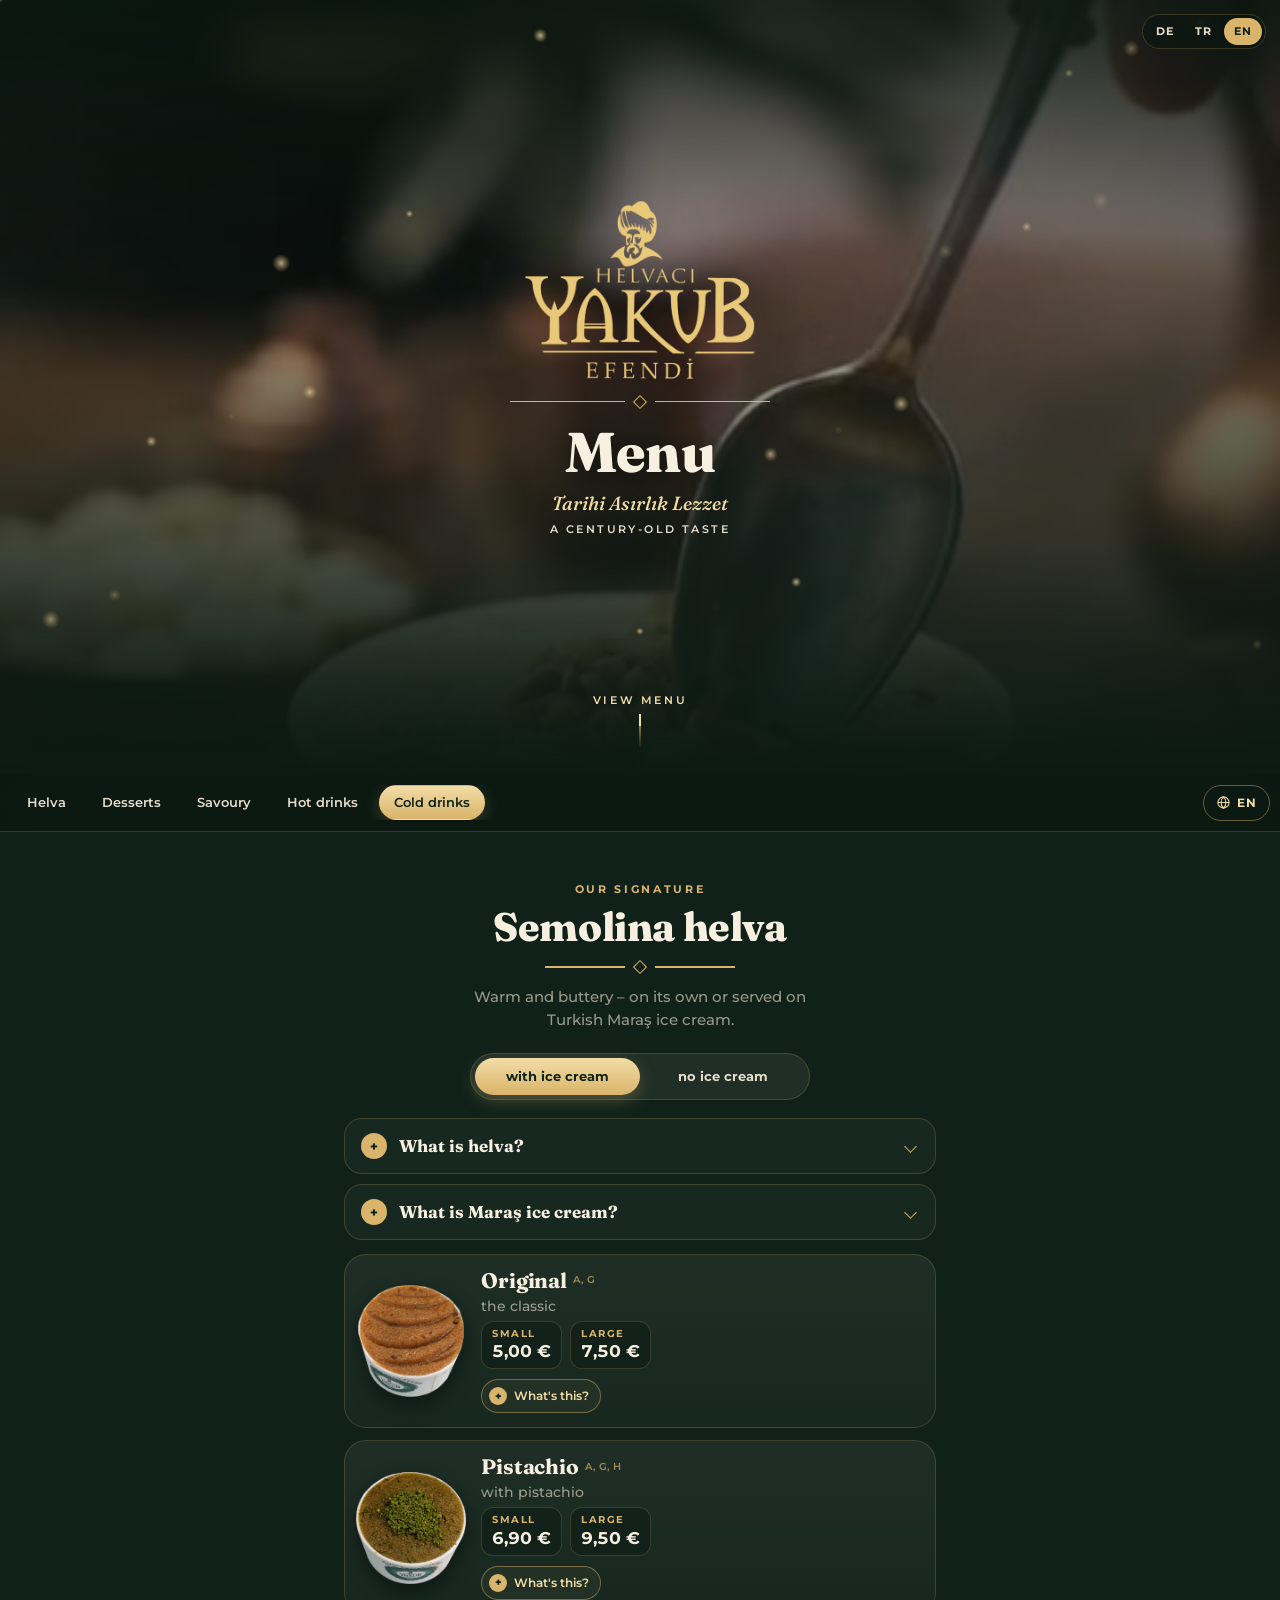
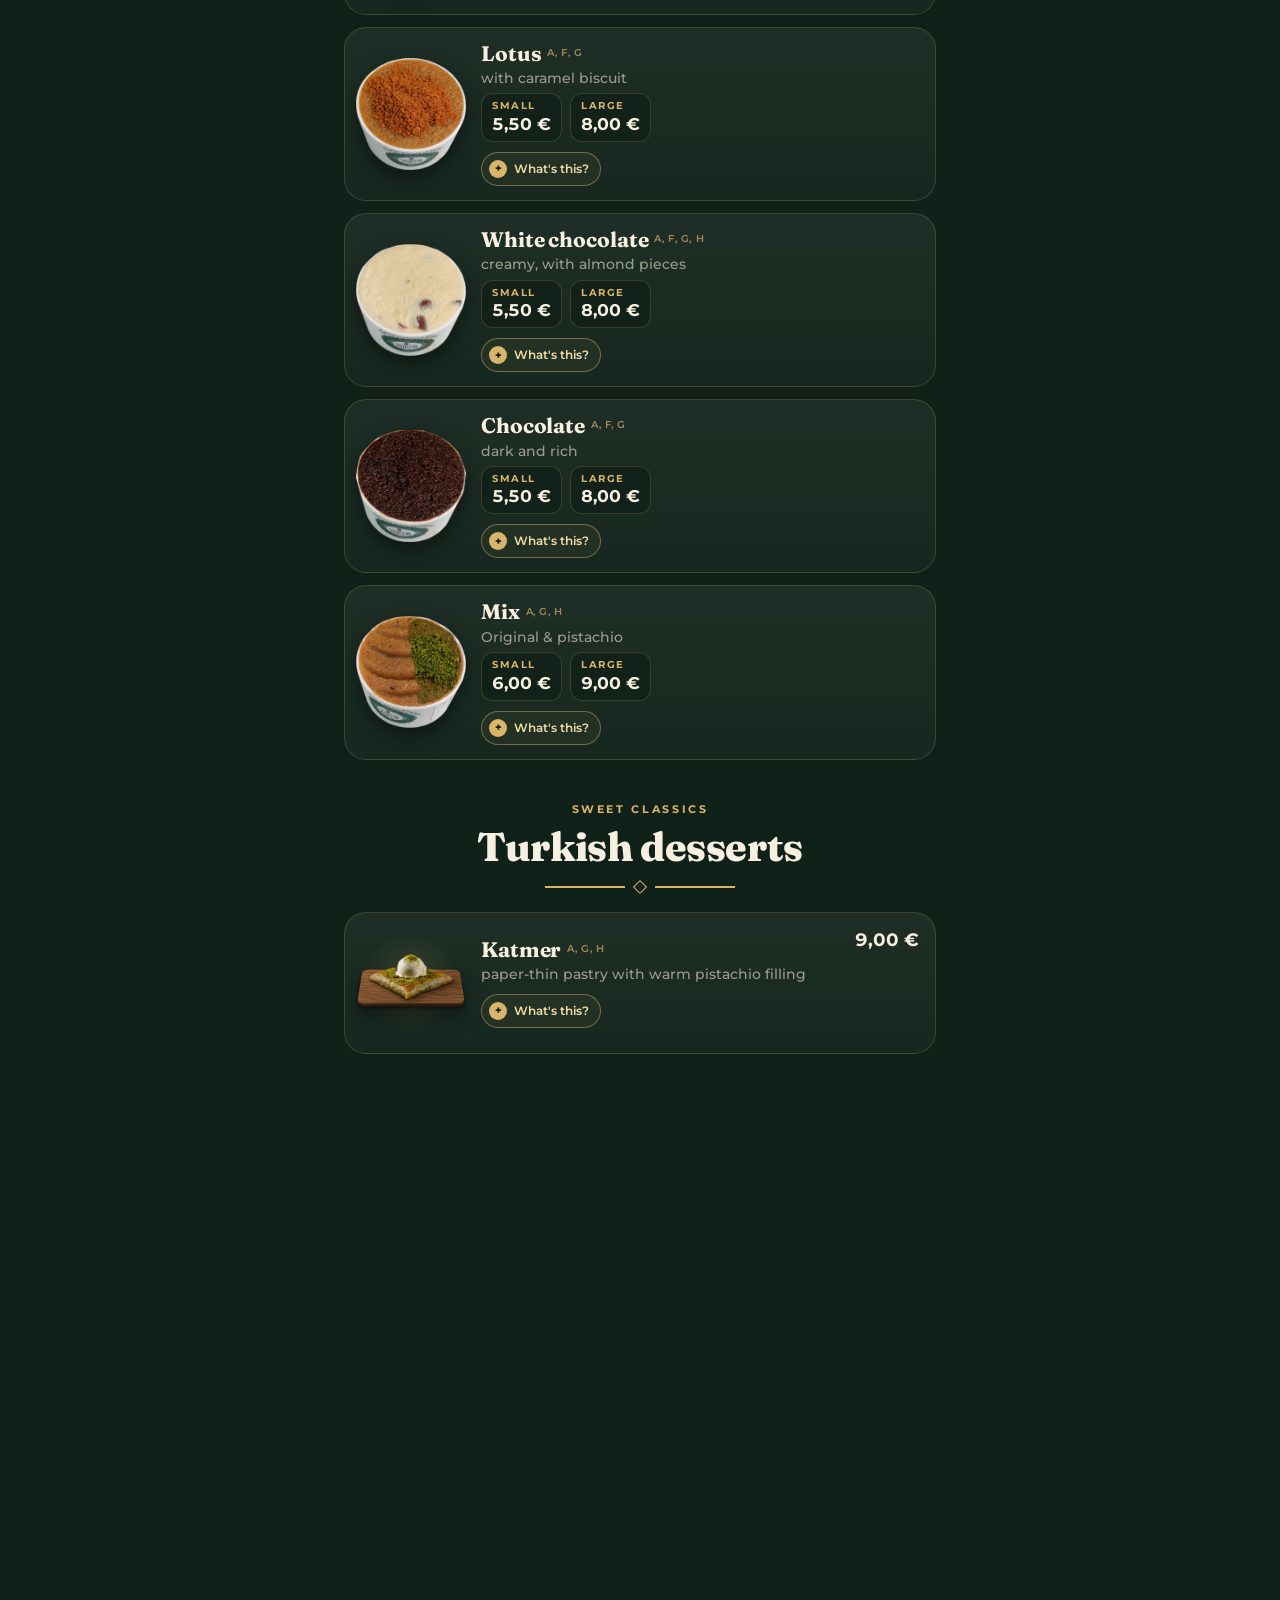
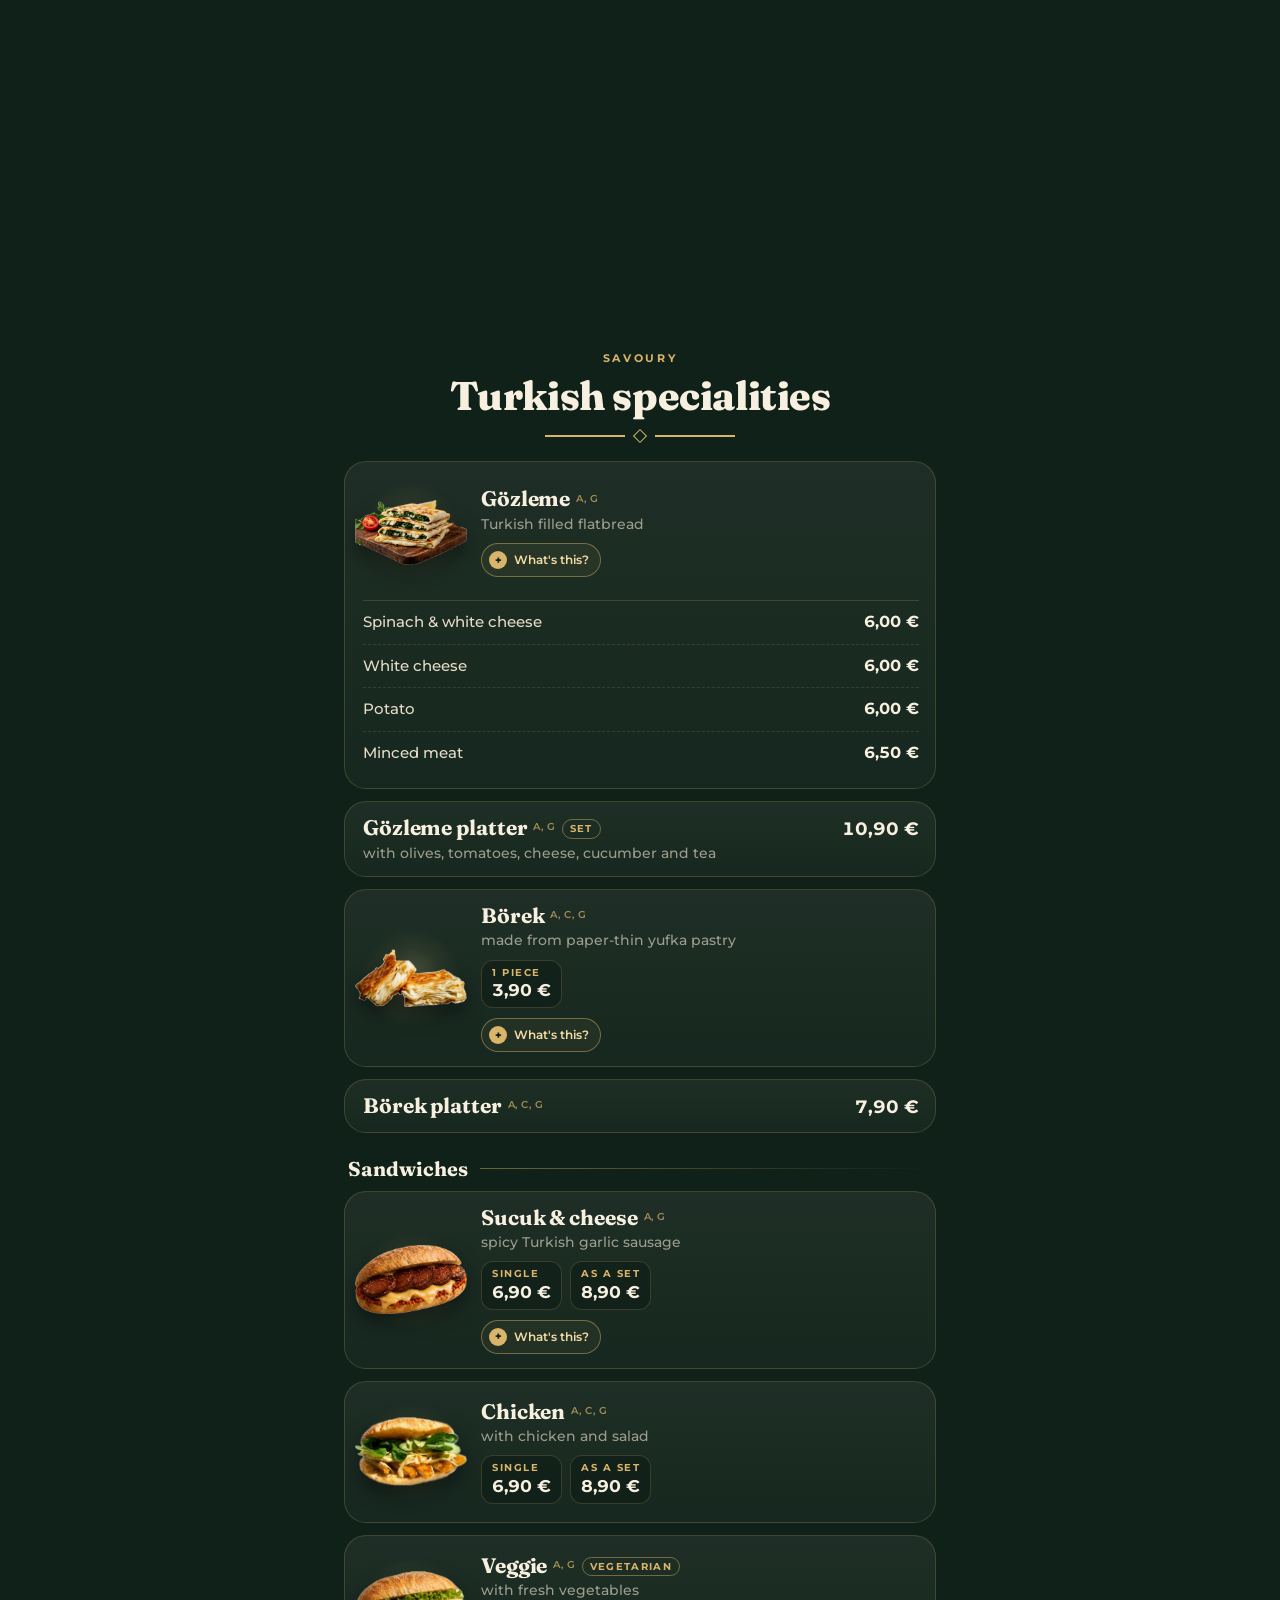
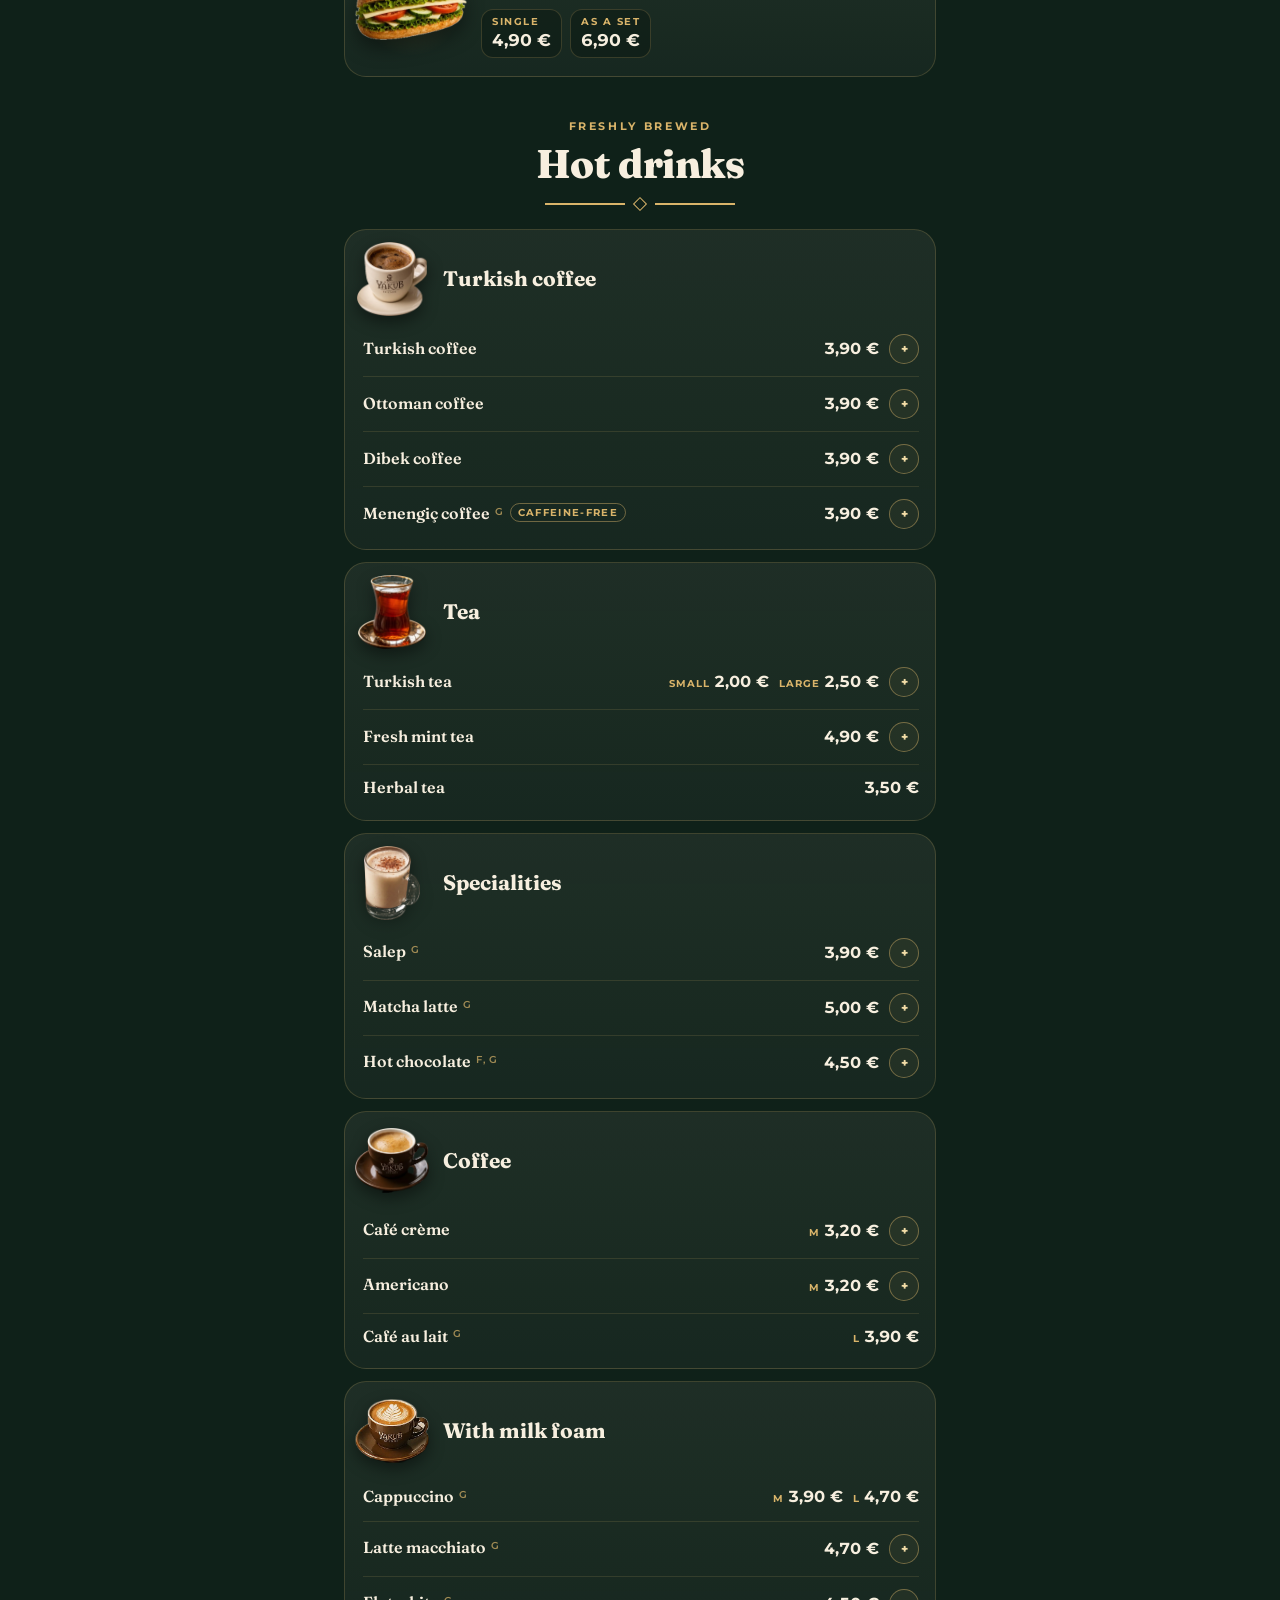
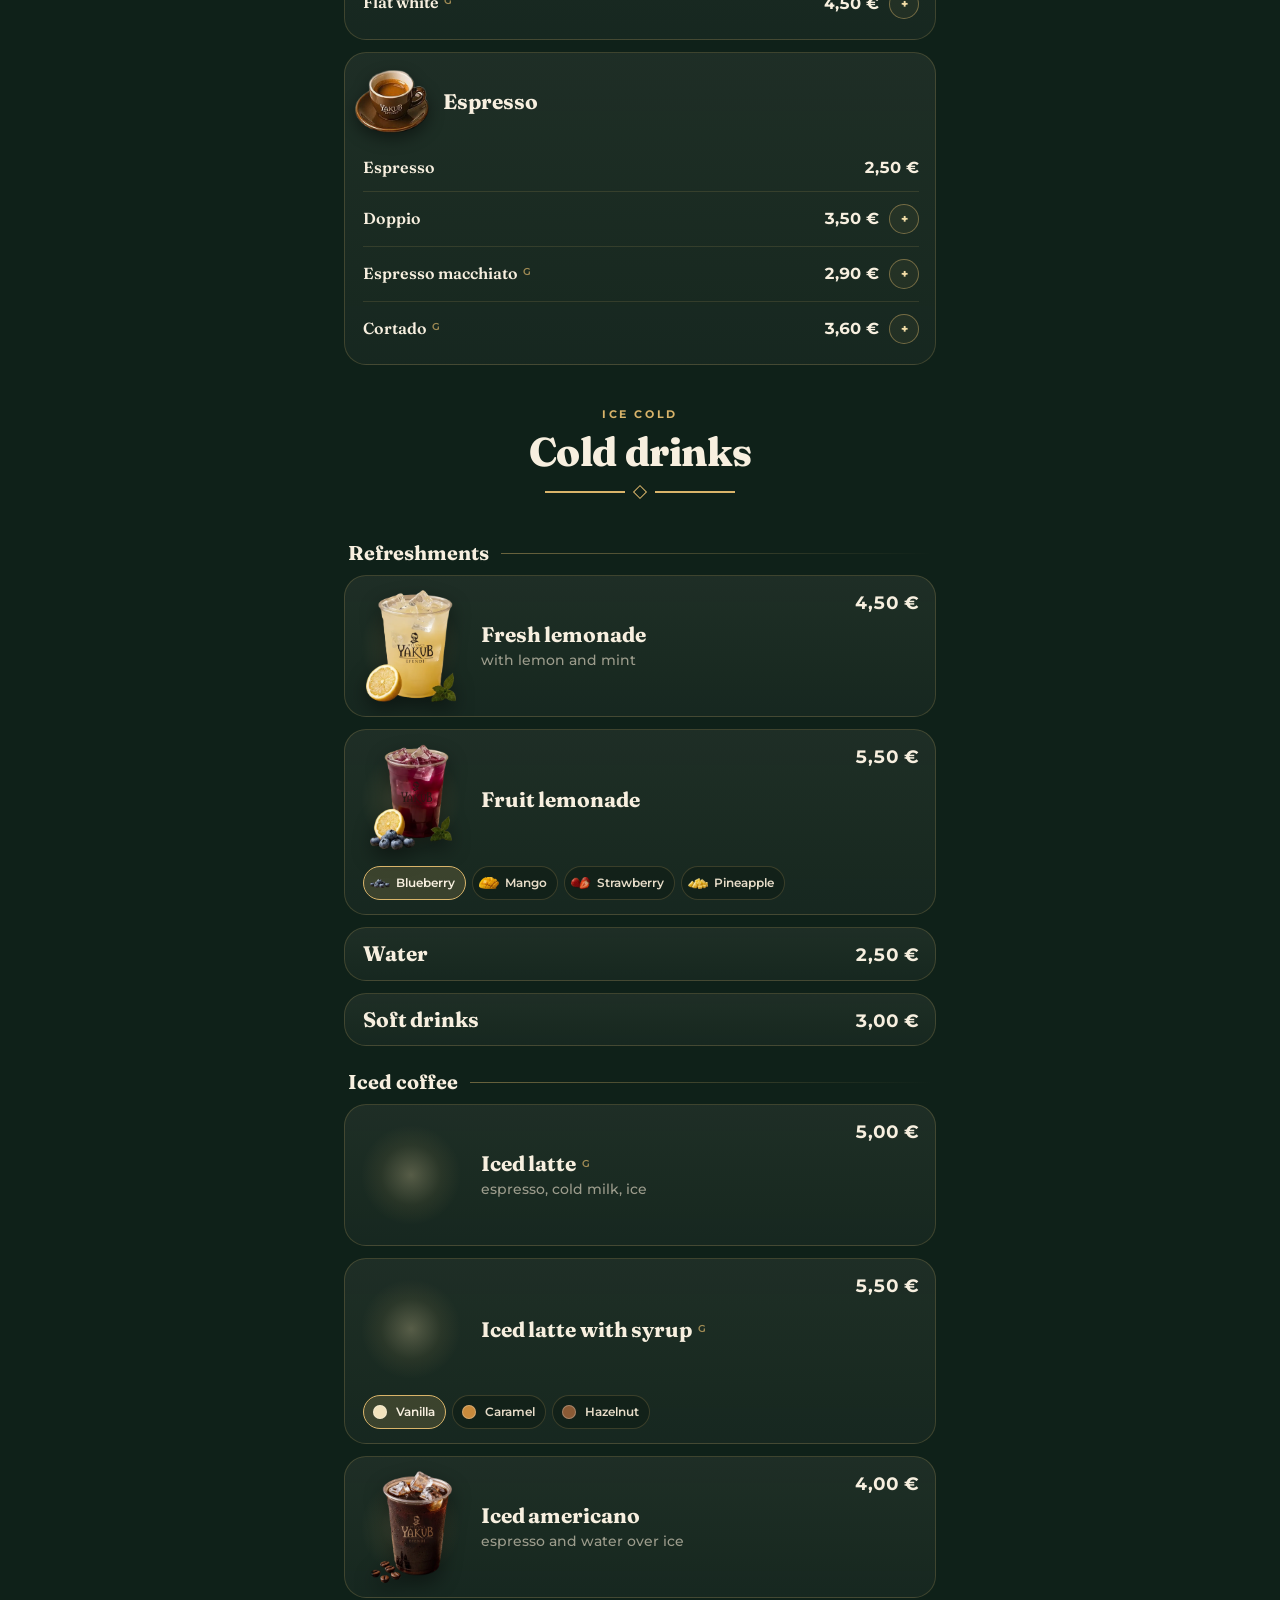
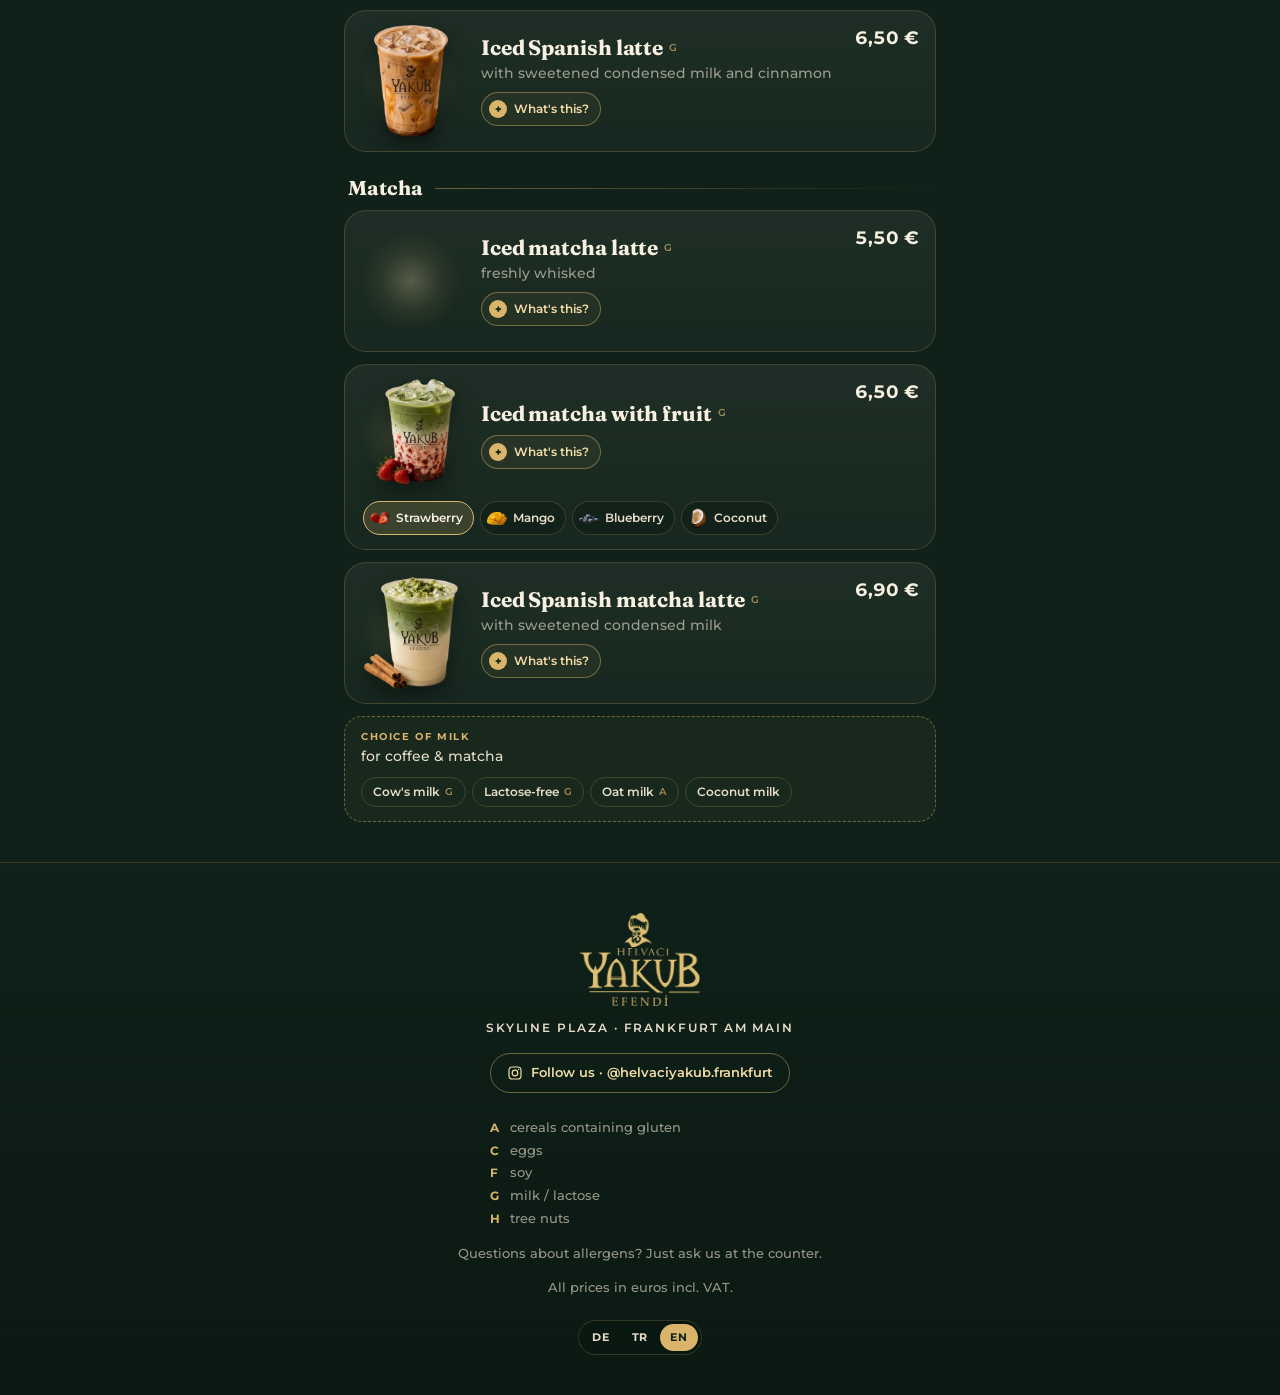
<file: index.html>
<!doctype html>
<html lang="de">
  <head>
    <meta charset="utf-8" />
    <meta name="viewport" content="width=device-width, initial-scale=1, viewport-fit=cover" />
    <meta name="theme-color" content="#0f2119" />
    <meta name="color-scheme" content="dark" />
    <title>Helvacı Yakub Efendi – Speisekarte</title>
    <script>document.documentElement.classList.add("js");</script>
    <meta name="description" content="Speisekarte von Helvacı Yakub Efendi, Skyline Plaza Frankfurt: Buttergrießhelva, türkische Desserts, Spezialitäten und Getränke." />
    <link rel="icon" href="assets/brand/icon-48.png" />
    <link rel="apple-touch-icon" href="assets/brand/icon-180.png" />
    <link rel="preload" as="image" href="assets/video/hero.jpg" />
    <link rel="preload" href="assets/fonts/fraunces-normal-latin.woff2" as="font" type="font/woff2" crossorigin />
    <link rel="preload" href="assets/fonts/montserrat-latin.woff2" as="font" type="font/woff2" crossorigin />
    <style>
      @font-face {
        font-family: "Fraunces";
        font-style: normal;
        font-weight: 100 900;
        font-display: swap;
        src: url(assets/fonts/fraunces-normal-latin.woff2) format("woff2");
        unicode-range: U+0000-00FF, U+0131, U+0152-0153, U+02BB-02BC, U+02C6, U+02DA, U+02DC, U+0304, U+0308,
          U+0329, U+2000-206F, U+20AC, U+2122, U+2191, U+2193, U+2212, U+2215, U+FEFF, U+FFFD;
      }
      @font-face {
        font-family: "Fraunces";
        font-style: normal;
        font-weight: 100 900;
        font-display: swap;
        src: url(assets/fonts/fraunces-normal-latin-ext.woff2) format("woff2");
        unicode-range: U+0100-02BA, U+02BD-02C5, U+02C7-02CC, U+02CE-02D7, U+02DD-02FF, U+0304, U+0308, U+0329,
          U+1D00-1DBF, U+1E00-1E9F, U+1EF2-1EFF, U+2020, U+20A0-20AB, U+20AD-20C4, U+2113, U+2C60-2C7F, U+A720-A7FF;
      }
      @font-face {
        font-family: "Montserrat";
        font-style: normal;
        font-weight: 100 900;
        font-display: swap;
        src: url(assets/fonts/montserrat-latin.woff2) format("woff2");
        unicode-range: U+0000-00FF, U+0131, U+0152-0153, U+02BB-02BC, U+02C6, U+02DA, U+02DC, U+0304, U+0308,
          U+0329, U+2000-206F, U+20AC, U+2122, U+2191, U+2193, U+2212, U+2215, U+FEFF, U+FFFD;
      }
      @font-face {
        font-family: "Montserrat";
        font-style: normal;
        font-weight: 100 900;
        font-display: swap;
        src: url(assets/fonts/montserrat-latin-ext.woff2) format("woff2");
        unicode-range: U+0100-02BA, U+02BD-02C5, U+02C7-02CC, U+02CE-02D7, U+02DD-02FF, U+0304, U+0308, U+0329,
          U+1D00-1DBF, U+1E00-1E9F, U+1EF2-1EFF, U+2020, U+20A0-20AB, U+20AD-20C4, U+2113, U+2C60-2C7F, U+A720-A7FF;
      }
      @font-face {
        font-family: "Fraunces";
        font-style: italic;
        font-weight: 100 900;
        font-display: swap;
        src: url(assets/fonts/fraunces-italic-slogan.woff2) format("woff2");
      }
      :root {
        --bg: #0f2119;
        --bg-deep: #0a1711;
        --panel: rgba(247, 239, 223, 0.035);
        --panel-2: rgba(247, 239, 223, 0.065);
        --line: rgba(217, 180, 106, 0.2);
        --line-2: rgba(217, 180, 106, 0.45);
        --gold: #d9b46a;
        --gold-2: #f2dca6;
        --cream: #f7efdf;
        --cream-2: #e6dcc8;
        --muted: rgba(230, 220, 200, 0.64);
        --ease: cubic-bezier(0.2, 0.8, 0.2, 1);
        --r: 22px;
        --nav-h: 58px;
      }
      * { box-sizing: border-box; margin: 0; padding: 0; }
      html { -webkit-text-size-adjust: 100%; scroll-behavior: smooth; background: var(--bg-deep); }
      body {
        min-height: 100vh;
        background: var(--bg);
        color: var(--cream);
        font: 500 15px/1.5 "Montserrat", system-ui, sans-serif;
        -webkit-font-smoothing: antialiased;
        overflow-x: hidden;
      }
      img, video { display: block; max-width: 100%; }
      button { font: inherit; color: inherit; background: none; border: 0; cursor: pointer; -webkit-tap-highlight-color: transparent; }
      a { color: inherit; }
      .serif { font-family: "Fraunces", Georgia, serif; }

      /* ---------- Hintergrund (fest): grüne Lichter, osmanisches Muster ---------- */
      #bg { position: fixed; inset: 0; z-index: -1; overflow: hidden; background: var(--bg); pointer-events: none; }
      #bg::before {
        content: ""; position: absolute; inset: -20%;
        background:
          radial-gradient(40% 30% at 50% 0%, rgba(217, 180, 106, 0.12), transparent 70%),
          radial-gradient(60% 45% at 15% 30%, rgba(52, 104, 82, 0.45), transparent 70%),
          radial-gradient(55% 40% at 90% 75%, rgba(44, 90, 72, 0.35), transparent 70%);
        animation: drift 26s ease-in-out infinite alternate;
      }
      #bg::after {
        content: ""; position: absolute; inset: 0; opacity: 0.07;
        background-image: url("data:image/svg+xml,%3Csvg%20xmlns%3D%27http%3A//www.w3.org/2000/svg%27%20width%3D%27120%27%20height%3D%27120%27%20viewBox%3D%270%200%20120%20120%27%3E%3Cg%20fill%3D%27none%27%20stroke%3D%27%23d9b46a%27%20stroke-width%3D%271.5%27%3E%3Cpath%20d%3D%27M60%2018%20L72%2048%20L102%2060%20L72%2072%20L60%20102%20L48%2072%20L18%2060%20L48%2048%20Z%27/%3E%3Cpath%20d%3D%27M30%2030%20L90%2030%20L90%2090%20L30%2090%20Z%27%20transform%3D%27rotate%2845%2060%2060%29%27/%3E%3Ccircle%20cx%3D%2760%27%20cy%3D%2760%27%20r%3D%279%27/%3E%3Ccircle%20cx%3D%270%27%20cy%3D%270%27%20r%3D%275%27/%3E%3Ccircle%20cx%3D%27120%27%20cy%3D%270%27%20r%3D%275%27/%3E%3Ccircle%20cx%3D%270%27%20cy%3D%27120%27%20r%3D%275%27/%3E%3Ccircle%20cx%3D%27120%27%20cy%3D%27120%27%20r%3D%275%27/%3E%3C/g%3E%3C/svg%3E");
        background-size: 120px 120px;
        -webkit-mask-image: linear-gradient(to bottom, transparent, #000 25%, #000 75%, transparent);
        mask-image: linear-gradient(to bottom, transparent, #000 25%, #000 75%, transparent);
      }
      @keyframes drift { from { transform: translate3d(-3%, -2%, 0) scale(1); } to { transform: translate3d(3%, 2%, 0) scale(1.06); } }

      /* ---------- Kopf mit Video ---------- */
      .hero { position: relative; height: min(86svh, 780px); min-height: 560px; overflow: hidden; display: grid; place-items: center; isolation: isolate; }
      .hero-v { position: absolute; inset: 0; width: 100%; height: 100%; object-fit: cover; z-index: -2; transform: scale(1.06); animation: heroZoom 14s ease-out forwards; }
      @keyframes heroZoom { to { transform: scale(1); } }
      .hero-shade {
        position: absolute; inset: 0; z-index: -1;
        background:
          radial-gradient(120% 70% at 50% 42%, rgba(10, 23, 17, 0.12), rgba(10, 23, 17, 0.7) 78%),
          linear-gradient(to bottom, rgba(10, 23, 17, 0.7) 0%, rgba(10, 23, 17, 0.12) 30%, rgba(15, 33, 25, 0.5) 70%, var(--bg) 100%);
      }
      #dust { position: absolute; inset: 0; width: 100%; height: 100%; z-index: 0; pointer-events: none; }
      .hero-in { position: relative; z-index: 1; text-align: center; padding: 0 24px; margin-top: -4svh; }
      .logo-wrap { position: relative; width: min(56vw, 230px); margin: 0 auto; aspect-ratio: 520 / 402; }
      .js .logo-wrap { opacity: 0; transform: translateY(10px) scale(0.96); animation: rise 1.1s var(--ease) 0.15s forwards; }
      .logo-wrap img { width: 100%; height: 100%; filter: drop-shadow(0 6px 24px rgba(0, 0, 0, 0.45)); }
      .logo-shine {
        position: absolute; inset: 0; overflow: hidden;
        -webkit-mask: url("assets/brand/logo-gold.webp") center / 100% 100% no-repeat; mask: url("assets/brand/logo-gold.webp") center / 100% 100% no-repeat;
      }
      .logo-shine::after {
        content: ""; position: absolute; top: -20%; bottom: -20%; width: 45%; left: -60%;
        background: linear-gradient(100deg, transparent, rgba(255, 248, 225, 0.95), transparent);
        animation: shine 5.5s var(--ease) 1.2s infinite;
      }
      @keyframes shine { 0% { left: -60%; } 22%, 100% { left: 120%; } }
      .orn { display: flex; align-items: center; justify-content: center; gap: 10px; margin: 18px auto 0; width: min(64vw, 260px); }
      .orn i { flex: 1; height: 1.5px; background: var(--gold); transition: transform 1s var(--ease) 0.2s; }
      .js .orn i { transform: scaleX(0); }
      .orn i:first-child { transform-origin: 100% 50%; }
      .orn i:last-child { transform-origin: 0 50%; }
      .orn b { width: 10px; height: 10px; border: 1.5px solid var(--gold); transform: rotate(45deg); transition: transform 0.7s var(--ease); }
      .js .orn b { transform: rotate(45deg) scale(0); }
      .js .ready .hero .orn i, .js .in .orn i { transform: scaleX(1); }
      .js .ready .hero .orn b, .js .in .orn b { transform: rotate(45deg) scale(1); }
      .hero .orn i { transition-delay: 0.7s; }
      .hero .orn b { transition-delay: 0.55s; }
      .hero h1 { font: 800 clamp(40px, 12vw, 56px)/1.04 "Fraunces", serif; letter-spacing: -0.015em; margin-top: 16px; text-shadow: 0 4px 30px rgba(0, 0, 0, 0.5); }
      .slogan { font: italic 500 19px/1.3 "Fraunces", serif; color: var(--gold-2); margin-top: 10px; }
      .slogan-sub { font: 600 11px/1.4 "Montserrat", sans-serif; letter-spacing: 0.22em; text-transform: uppercase; color: var(--cream-2); margin-top: 6px; }
      .js .hero h1 { opacity: 0; animation: rise 1s var(--ease) 0.6s forwards; }
      .js .slogan { opacity: 0; animation: rise 1s var(--ease) 0.8s forwards; }
      .js .slogan-sub { opacity: 0; animation: rise 1s var(--ease) 0.95s forwards; }
      .slogan-sub:empty { display: none; }
      @keyframes rise { to { opacity: 1; transform: none; } }
      .cue { position: absolute; bottom: 26px; left: 0; right: 0; width: max-content; margin: 0 auto; z-index: 2; display: flex; flex-direction: column; align-items: center; gap: 8px; text-decoration: none; font: 600 11px/1 "Montserrat"; letter-spacing: 0.24em; text-transform: uppercase; color: var(--gold-2); }
      .js .cue { opacity: 0; animation: rise 1s var(--ease) 1.3s forwards; }
      .cue i { width: 1.5px; height: 34px; background: linear-gradient(var(--gold), transparent); position: relative; overflow: hidden; }
      .cue i::after { content: ""; position: absolute; left: 0; width: 100%; height: 12px; background: var(--gold-2); animation: drop 2s ease-in-out infinite; }
      @keyframes drop { from { top: -12px; } to { top: 34px; } }

      /* ---------- Sprachwahl ---------- */
      .lang { display: inline-flex; gap: 2px; padding: 3px; border-radius: 99px; background: rgba(10, 23, 17, 0.55); border: 1px solid var(--line); backdrop-filter: blur(10px); -webkit-backdrop-filter: blur(10px); }
      .lang button { font: 700 11px/1 "Montserrat"; letter-spacing: 0.08em; padding: 8px 10px; border-radius: 99px; color: var(--cream-2); transition: background 0.3s, color 0.3s; }
      .lang button[aria-pressed="true"] { background: var(--gold); color: #10231b; }
      .hero > .lang { position: absolute; top: max(14px, env(safe-area-inset-top)); right: 14px; z-index: 3; }
      .js .hero > .lang { opacity: 0; animation: rise 0.8s var(--ease) 0.4s forwards; }

      /* ---------- Navigation (klebt oben) ---------- */
      .nav { position: sticky; top: 0; z-index: 30; display: flex; align-items: center; gap: 8px; height: var(--nav-h); padding: 0 10px 0 0; background: rgba(11, 24, 18, 0.82); backdrop-filter: blur(16px) saturate(1.2); -webkit-backdrop-filter: blur(16px) saturate(1.2); border-bottom: 1px solid var(--line); }
      .chips { flex: 1; display: flex; gap: 6px; overflow-x: auto; scrollbar-width: none; padding: 0 12px; scroll-snap-type: x proximity; -webkit-mask-image: linear-gradient(90deg, transparent, #000 12px, #000 calc(100% - 18px), transparent); mask-image: linear-gradient(90deg, transparent, #000 12px, #000 calc(100% - 18px), transparent); }
      .chips::-webkit-scrollbar { display: none; }
      .chip { flex: none; display: inline-block; text-decoration: none; scroll-snap-align: start; font: 600 13px/1 "Montserrat"; padding: 10px 14px; border-radius: 99px; color: var(--cream-2); border: 1px solid transparent; transition: background 0.35s, color 0.35s, border-color 0.35s; white-space: nowrap; }
      .chip.on { background: linear-gradient(180deg, var(--gold-2), var(--gold)); color: #10231b; box-shadow: 0 4px 16px rgba(217, 180, 106, 0.25); }
      .lm { position: relative; flex: none; }
      .lm-btn { display: inline-flex; align-items: center; gap: 6px; height: 36px; padding: 0 12px; border-radius: 99px; border: 1px solid var(--line-2); font: 700 12px/1 "Montserrat"; letter-spacing: 0.08em; color: var(--gold-2); }
      .lm-btn svg { width: 15px; height: 15px; }
      .lm-menu { position: absolute; right: 0; top: 44px; display: grid; gap: 2px; padding: 6px; min-width: 132px; border-radius: 16px; background: rgba(11, 24, 18, 0.97); border: 1px solid var(--line-2); box-shadow: 0 16px 40px rgba(0, 0, 0, 0.5); opacity: 0; transform: translateY(-6px) scale(0.98); transform-origin: top right; pointer-events: none; transition: opacity 0.25s, transform 0.3s var(--ease); }
      .lm.open .lm-menu { opacity: 1; transform: none; pointer-events: auto; }
      .lm-menu button { display: flex; justify-content: space-between; align-items: center; gap: 12px; padding: 10px 12px; border-radius: 10px; font: 600 14px/1 "Montserrat"; color: var(--cream-2); text-align: left; }
      .lm-menu button small { font: 700 10px/1 "Montserrat"; letter-spacing: 0.12em; color: var(--gold); }
      .lm-menu button[aria-pressed="true"] { background: rgba(217, 180, 106, 0.16); color: var(--cream); }

      /* ---------- Kategorien ---------- */
      main { max-width: 620px; margin: 0 auto; padding: 8px 14px 40px; }
      .cat { padding-top: 44px; scroll-margin-top: calc(var(--nav-h) - 8px); }
      .cat-h { text-align: center; padding: 0 10px 20px; }
      .kicker { font: 700 11px/1 "Montserrat"; letter-spacing: 0.24em; text-transform: uppercase; color: var(--gold); }
      .cat-h h2 { font: 800 clamp(30px, 9vw, 40px)/1.08 "Fraunces", serif; letter-spacing: -0.01em; margin-top: 10px; }
      .cat-h .orn { margin-top: 14px; width: 190px; }
      .intro { color: var(--muted); margin: 14px auto 0; max-width: 34ch; font-size: 15px; }

      .js .rv { opacity: 0; transform: translateY(22px); transition: opacity 0.8s var(--ease), transform 0.8s var(--ease); transition-delay: var(--d, 0ms); }
      .js .rv.in { opacity: 1; transform: none; }

      /* Umschalter mit / ohne Eis */
      .mode { display: flex; justify-content: center; margin: 2px 0 18px; }
      .seg { position: relative; display: grid; grid-template-columns: 1fr 1fr; padding: 4px; border-radius: 99px; background: var(--panel-2); border: 1px solid var(--line); width: min(100%, 340px); }
      .seg::before { content: ""; position: absolute; top: 4px; bottom: 4px; left: 4px; width: calc(50% - 4px); border-radius: 99px; background: linear-gradient(180deg, var(--gold-2), var(--gold)); transition: transform 0.45s var(--ease); box-shadow: 0 6px 18px rgba(217, 180, 106, 0.28); }
      .seg[data-mode="ohne"]::before { transform: translateX(100%); }
      .seg button { position: relative; z-index: 1; font: 700 13px/1 "Montserrat"; padding: 12px 10px; border-radius: 99px; color: var(--cream-2); transition: color 0.35s; }
      .seg[data-mode="mit"] button[data-mode="mit"], .seg[data-mode="ohne"] button[data-mode="ohne"] { color: #10231b; }

      .goods { display: grid; gap: 10px; margin-bottom: 14px; }
      .list { display: grid; gap: 12px; }

      /* ---------- Produktkarte ---------- */
      .item { position: relative; border-radius: var(--r); background: linear-gradient(180deg, var(--panel-2), var(--panel)); border: 1px solid var(--line); overflow: hidden; }
      .item::before { content: ""; position: absolute; inset: 0; border-radius: inherit; pointer-events: none; background: linear-gradient(115deg, transparent 35%, rgba(242, 220, 166, 0.16) 50%, transparent 65%) -150% 0 / 250% 100% no-repeat; }
      .item.open::before { animation: sweep 1.2s var(--ease); }
      @keyframes sweep { to { background-position: 150% 0; } }
      .item.open { border-color: var(--line-2); }
      .item-main { display: grid; grid-template-columns: 96px 1fr auto; gap: 14px; align-items: center; padding: 14px 16px 14px 10px; }
      .item.nopic .item-main { grid-template-columns: 1fr auto; padding-left: 18px; }
      .pic { position: relative; width: 96px; height: 96px; display: grid; place-items: center; }
      .plate { position: absolute; inset: 6px; border-radius: 50%; background: radial-gradient(closest-side, rgba(242, 220, 166, 0.28), rgba(217, 180, 106, 0.08) 60%, transparent); }
      .pic img { position: absolute; max-width: 100%; max-height: 100%; object-fit: contain; filter: drop-shadow(0 8px 10px rgba(0, 0, 0, 0.45)); animation: float 6s ease-in-out infinite; animation-delay: var(--fd, 0s); transition: opacity 0.45s ease; }
      .pic img.b { opacity: 0; }
      @keyframes float { 0%, 100% { transform: translateY(0); } 50% { transform: translateY(-3px); } }
      .txt { min-width: 0; }
      .txt h3 { font: 700 21px/1.12 "Fraunces", serif; letter-spacing: -0.005em; }
      .sub { color: var(--muted); font-size: 13.5px; line-height: 1.35; margin-top: 4px; }
      .alg { display: inline-block; margin-left: 6px; font: 600 9.5px/1 "Montserrat", sans-serif; letter-spacing: 0.06em; color: rgba(217, 180, 106, 0.7); vertical-align: 0.5em; white-space: nowrap; text-transform: none; }
      .rn .alg { margin-left: 5px; vertical-align: 0.45em; }
      .nw { white-space: nowrap; }
      .milk .alg, .note .alg { vertical-align: 0.15em; margin-left: 5px; }
      .tag { display: inline-block; vertical-align: 3px; margin-left: 6px; font: 700 9.5px/1 "Montserrat"; letter-spacing: 0.14em; text-transform: uppercase; color: var(--gold); border: 1px solid var(--line-2); border-radius: 99px; padding: 4px 7px; }
      .price { font: 700 18px/1 "Montserrat"; font-variant-numeric: tabular-nums; white-space: nowrap; text-align: right; align-self: start; padding-top: 4px; }
      .what { display: inline-flex; align-items: center; gap: 7px; margin-top: 10px; font: 600 12px/1 "Montserrat"; color: var(--gold-2); padding: 7px 11px 7px 7px; border-radius: 99px; border: 1px solid var(--line-2); background: rgba(217, 180, 106, 0.06); transition: background 0.3s; }
      .what .q { width: 18px; height: 18px; border-radius: 50%; display: grid; place-items: center; background: var(--gold); color: #10231b; font: 800 11px/1 "Montserrat"; transition: transform 0.45s var(--ease); }
      .open .what { background: rgba(217, 180, 106, 0.16); }
      .open .what .q { transform: rotate(135deg); }
      .what .x { display: none; }

      /* Preis-Kacheln (Helva, Sandwiches, Größen) */
      .pills { display: flex; gap: 8px; margin-top: 10px; flex-wrap: wrap; }
      .pill { min-width: 78px; padding: 7px 10px 8px; border-radius: 12px; background: rgba(10, 23, 17, 0.45); border: 1px solid var(--line); }
      .pill small { display: block; font: 700 9.5px/1 "Montserrat"; letter-spacing: 0.16em; text-transform: uppercase; color: var(--gold); }
      .pill b { display: block; margin-top: 5px; font: 700 17px/1 "Montserrat"; font-variant-numeric: tabular-nums; }
      .pill b.flip { animation: flip 0.5s var(--ease); }
      @keyframes flip { 0% { opacity: 1; transform: none; } 45% { opacity: 0; transform: translateY(-8px); } 55% { opacity: 0; transform: translateY(8px); } 100% { opacity: 1; transform: none; } }

      /* Sorten */
      .flavors { display: flex; flex-wrap: wrap; gap: 6px; margin: -4px 16px 14px 18px; }
      .fl { display: inline-flex; align-items: center; gap: 6px; font: 600 12px/1 "Montserrat"; padding: 6px 10px 6px 6px; border-radius: 99px; border: 1px solid var(--line); background: rgba(10, 23, 17, 0.4); color: var(--cream-2); transition: all 0.3s; }
      .fl img { width: 20px; height: 20px; object-fit: contain; }
      .fl .dot { width: 14px; height: 14px; border-radius: 50%; margin: 3px; box-shadow: inset 0 0 0 1px rgba(255, 255, 255, 0.25); }
      .fl.on { border-color: var(--gold); background: rgba(217, 180, 106, 0.18); color: var(--cream); }

      /* Varianten-Liste */
      .vars { list-style: none; margin: -2px 16px 14px 18px; border-top: 1px solid var(--line); }
      .vars li { display: flex; align-items: baseline; gap: 8px; padding: 10px 0; border-bottom: 1px dashed rgba(217, 180, 106, 0.16); }
      .vars li:last-child { border-bottom: 0; }
      .vars span { flex: 1; font-size: 15px; color: var(--cream-2); }
      .vars b { font: 700 16px/1 "Montserrat"; font-variant-numeric: tabular-nums; }

      /* Erklär-Fläche */
      .more { display: grid; grid-template-rows: 1fr; transition: grid-template-rows 0.55s var(--ease); }
      .js .more { grid-template-rows: 0fr; }
      .js .open > .more { grid-template-rows: 1fr; }
      .more-in { min-height: 0; overflow: hidden; }
      .explain { display: grid; grid-template-columns: 1fr; gap: 14px; align-items: center; margin: 0 14px 16px; padding: 14px; border-radius: 18px; background: rgba(10, 23, 17, 0.55); border: 1px solid var(--line); transition: opacity 0.5s ease 0.1s, transform 0.6s var(--ease) 0.1s; }
      .js .explain { opacity: 0; transform: translateY(-8px); }
      .js .open .explain { opacity: 1; transform: none; }
      .explain.wide { grid-template-columns: 1fr; }
      .media { position: relative; border-radius: 14px; overflow: hidden; aspect-ratio: 16 / 10; max-height: 220px; background: radial-gradient(closest-side, rgba(242, 220, 166, 0.22), rgba(217, 180, 106, 0.05) 70%, transparent); }
      .media video, .media .vposter { position: absolute; inset: 0; width: 100%; height: 100%; object-fit: cover; transform: scale(1.08); transition: transform 1.4s var(--ease); }
      .open .media video, .open .media .vposter, html:not(.js) .media .vposter { transform: scale(1); }
      html:not(.js) .media video { display: none; }
      .media.img img { position: absolute; inset: 8% 10%; width: 80%; height: 84%; object-fit: contain; filter: drop-shadow(0 10px 14px rgba(0, 0, 0, 0.5)); }
      .open .media.img img { animation: kb 9s ease-in-out infinite alternate; }
      @keyframes kb { from { transform: scale(1) translateY(0); } to { transform: scale(1.08) translateY(-3%); } }
      .media::after { content: ""; position: absolute; inset: 0; border-radius: inherit; box-shadow: inset 0 0 0 1px rgba(242, 220, 166, 0.25); pointer-events: none; }
      .explain p { font-size: 14.5px; line-height: 1.55; color: var(--cream-2); }
      .explain .e-h { font: 700 11px/1 "Montserrat"; letter-spacing: 0.2em; text-transform: uppercase; color: var(--gold); margin-bottom: 8px; }
      .explain.vid { grid-template-columns: 1fr; }
      .explain.vid .media { aspect-ratio: 1 / 1; max-height: 340px; }

      /* Gut zu wissen (Helva) */
      .good { border-radius: 18px; border: 1px solid var(--line); background: var(--panel); overflow: hidden; }
      .good > button { width: 100%; display: flex; align-items: center; gap: 12px; padding: 14px 16px; text-align: left; }
      .good .q { flex: none; width: 26px; height: 26px; border-radius: 50%; display: grid; place-items: center; background: var(--gold); color: #10231b; font: 800 13px/1 "Montserrat"; transition: transform 0.45s var(--ease); }
      .good.open .q { transform: rotate(135deg); }
      .good .gt { flex: 1; font: 700 17px/1.2 "Fraunces", serif; }
      .good .chev { width: 9px; height: 9px; border-right: 1.5px solid var(--gold); border-bottom: 1.5px solid var(--gold); transform: rotate(45deg); transition: transform 0.45s var(--ease); margin-right: 4px; }
      .good.open .chev { transform: rotate(225deg); }
      .good .explain { margin-top: 0; }

      /* Gruppen (Getränke) */
      .group { border-radius: var(--r); border: 1px solid var(--line); background: linear-gradient(180deg, var(--panel-2), var(--panel)); overflow: hidden; }
      .group-h { display: flex; align-items: center; gap: 14px; padding: 12px 16px 6px 10px; }
      .gpic { position: relative; width: 74px; height: 74px; display: grid; place-items: center; flex: none; }
      .gpic img { position: absolute; max-width: 100%; max-height: 100%; object-fit: contain; filter: drop-shadow(0 6px 8px rgba(0, 0, 0, 0.45)); animation: float 6s ease-in-out infinite; animation-delay: var(--fd, 0s); }
      .group-h h3 { font: 700 21px/1.12 "Fraunces", serif; }
      .sgroup-h { display: flex; align-items: center; gap: 12px; margin: 26px 4px 12px; }
      .sgroup-h h3 { font: 700 20px/1 "Fraunces", serif; white-space: nowrap; }
      .sgroup-h::after { content: ""; flex: 1; height: 1px; background: linear-gradient(90deg, var(--line-2), transparent); }
      .sgroup-h .cols { display: flex; gap: 8px; order: 3; }
      .rows { list-style: none; padding: 0 16px 8px 18px; }
      .rowi { border-top: 1px solid rgba(217, 180, 106, 0.14); }
      .rowi:first-child { border-top: 0; }
      .row-main { display: flex; align-items: center; gap: 10px; padding: 12px 0; }
      .row-main .rt { flex: 1; min-width: 0; }
      .row-main .rn { font: 600 16px/1.25 "Fraunces", serif; color: var(--cream); }
      .row-main .rs { display: block; font-size: 12.5px; color: var(--muted); margin-top: 2px; }
      .row-main .rp { font: 700 16px/1 "Montserrat"; font-variant-numeric: tabular-nums; white-space: nowrap; }
      .row-main .rp em { font-style: normal; font: 700 10px/1 "Montserrat"; letter-spacing: 0.1em; color: var(--gold); margin: 0 4px 0 10px; text-transform: uppercase; }
      .row-main .rp em:first-child { margin-left: 0; }
      .qbtn { flex: none; width: 30px; height: 30px; border-radius: 50%; display: grid; place-items: center; border: 1px solid var(--line-2); color: var(--gold-2); font: 800 12px/1 "Montserrat"; background: rgba(217, 180, 106, 0.06); transition: transform 0.45s var(--ease), background 0.3s; }
      .rowi.open .qbtn { transform: rotate(135deg); background: rgba(217, 180, 106, 0.2); }
      .rowi .explain { margin: 0 0 14px; }
      .rowi .explain.noimg { grid-template-columns: 1fr; }

      /* Hinweise */
      .note { display: flex; align-items: center; gap: 12px; margin-top: 12px; padding: 14px 16px; border-radius: 18px; border: 1px dashed var(--line-2); background: rgba(217, 180, 106, 0.05); }
      .note .nl { font: 700 10px/1.2 "Montserrat"; letter-spacing: 0.16em; text-transform: uppercase; color: var(--gold); }
      .note .nt { flex: 1; font-size: 14px; color: var(--cream-2); margin-top: 3px; }
      .note b { font: 700 16px/1 "Montserrat"; white-space: nowrap; }
      .note.block { display: block; }
      .note.block ul { list-style: none; margin-top: 8px; }
      .note.block li { display: flex; justify-content: space-between; padding: 7px 0; border-top: 1px solid rgba(217, 180, 106, 0.12); font-size: 14.5px; color: var(--cream-2); }
      .note.block li b { color: var(--cream); }
      .milk { display: flex; flex-wrap: wrap; gap: 6px; margin-top: 10px; }
      .milk > span { font: 600 12px/1 "Montserrat"; padding: 8px 11px; border-radius: 99px; border: 1px solid var(--line); color: var(--cream-2); }
      .allerg { text-align: center; margin-top: 14px; font: 600 11.5px/1.4 "Montserrat"; letter-spacing: 0.08em; color: var(--muted); }
      .allerg b { color: var(--gold); letter-spacing: 0.16em; text-transform: uppercase; font-size: 10.5px; margin-right: 6px; }

      /* ---------- Fuß ---------- */
      footer { text-align: center; padding: 50px 22px calc(40px + env(safe-area-inset-bottom)); border-top: 1px solid var(--line); background: linear-gradient(180deg, transparent, rgba(10, 23, 17, 0.8)); }
      footer .flogo { width: 120px; margin: 0 auto; opacity: 0.95; }
      footer .place { margin-top: 14px; font: 600 12px/1.4 "Montserrat"; letter-spacing: 0.16em; text-transform: uppercase; color: var(--cream-2); }
      footer .insta { display: inline-flex; align-items: center; gap: 8px; margin-top: 16px; padding: 11px 16px; border-radius: 99px; border: 1px solid var(--line-2); text-decoration: none; font: 600 13px/1 "Montserrat"; color: var(--gold-2); }
      footer .insta svg { width: 16px; height: 16px; }
      footer .legend { display: grid; grid-template-columns: auto 1fr; gap: 4px 10px; max-width: 300px; margin: 26px auto 0; text-align: left; font-size: 12.5px; color: var(--muted); }
      footer .legend b { color: var(--gold); font: 700 12px/1.5 "Montserrat"; }
      footer .fnote, footer .vat { margin-top: 16px; font-size: 12.5px; color: var(--muted); }
      footer .lang { margin-top: 22px; }

      /* Tippflächen mindestens ~44 px, ohne die Optik zu ändern */
      .what, .qbtn, .fl, .chip, .lm-btn, .lang button { position: relative; }
      .what::after, .fl::after { content: ""; position: absolute; inset: -6px -4px; }
      .qbtn::after, .lm-btn::after { content: ""; position: absolute; inset: -7px; border-radius: 50%; }
      .chip::after { content: ""; position: absolute; inset: -6px -2px; }
      .lang button::after { content: ""; position: absolute; inset: -6px -1px; }
      main { padding-left: max(14px, env(safe-area-inset-left)); padding-right: max(14px, env(safe-area-inset-right)); }
      @media (max-width: 370px) {
        main { padding-left: 10px; padding-right: 10px; }
        .item-main { grid-template-columns: 82px 1fr auto; gap: 11px; padding: 12px 13px 12px 7px; }
        .pic { width: 82px; height: 82px; }
        .txt h3 { font-size: 19.5px; }
        .price { font-size: 17px; }
        .pill { min-width: 70px; padding: 7px 9px 8px; }
        .pill b { font-size: 16px; }
        .chip { padding: 10px 12px; font-size: 12.5px; }
        .rows { padding: 0 13px 8px 14px; }
      }
      @media (min-width: 640px) {
        .item-main { grid-template-columns: 112px 1fr auto; }
        .pic { width: 112px; height: 112px; }
      }
      /* Ohne Skript (z. B. WhatsApp-Vorschau): Karte vollständig, Erklärungen offen, Schalter ausgeblendet */
      .nojs { display: none; }
      html:not(.js) .nojs { display: block; }
      html:not(.js) .what, html:not(.js) .qbtn, html:not(.js) .good .q, html:not(.js) .good .chev,
      html:not(.js) .lang, html:not(.js) .lm, html:not(.js) .mode, html:not(.js) .cue { display: none !important; }
      html:not(.js) .good > button { cursor: default; }
      .hl-lab { margin-top: 8px; font: 700 9.5px/1 "Montserrat"; letter-spacing: 0.16em; text-transform: uppercase; color: var(--gold); }
      .hl-lab + .pills { margin-top: 6px; }
      .hl-alt { margin-top: 8px; font-size: 13px; color: var(--cream-2); }
      @media (prefers-reduced-motion: reduce) {
        *, *::before, *::after { animation-duration: 0.001ms !important; animation-iteration-count: 1 !important; transition-duration: 0.001ms !important; }
        .hero-v { transform: none; }
      }
    </style>
  </head>
  <body>
    <div id="bg"></div>

    <header class="hero" id="top">
      <video class="hero-v" id="heroVideo" poster="assets/video/hero.jpg" data-mp4="assets/video/hero.mp4" data-webm="assets/video/hero.webm" muted loop playsinline preload="none" aria-hidden="true"></video>
      <div class="hero-shade"></div>
      <canvas id="dust" aria-hidden="true"></canvas>
      <div class="lang" data-lang-switch><button type="button" data-lang="de" aria-pressed="true">DE</button><button type="button" data-lang="tr" aria-pressed="false">TR</button><button type="button" data-lang="en" aria-pressed="false">EN</button></div>
      <div class="hero-in">
        <div class="logo-wrap"><img src="assets/brand/logo-gold.webp" width="520" height="402" alt="Helvacı Yakub Efendi" /><span class="logo-shine"></span></div>
        <div class="orn" aria-hidden="true"><i></i><b></b><i></i></div>
        <h1 data-ui="title">Speisekarte</h1>
        <p class="slogan">Tarihi Asırlık Lezzet</p>
        <p class="slogan-sub" data-ui="slogan_sub">Ein jahrhundertealter Geschmack</p>
      </div>
      <a class="cue" href="#helva"><span data-ui="cue">Zur Karte</span><i></i></a>
    </header>

    <nav class="nav" id="nav" aria-label="Kategorien">
      <div class="chips" id="chips"><a class="chip" href="#helva" data-go="helva">Helva</a><a class="chip" href="#desserts" data-go="desserts">Desserts</a><a class="chip" href="#herzhaft" data-go="herzhaft">Herzhaft</a><a class="chip" href="#heiss" data-go="heiss">Heiße Getränke</a><a class="chip" href="#kalt" data-go="kalt">Kalte Getränke</a></div>
      <div class="lm" id="lm"><button class="lm-btn" type="button" data-lm aria-haspopup="true" aria-expanded="false"><svg viewBox="0 0 24 24" fill="none" stroke="currentColor" stroke-width="1.7" aria-hidden="true"><circle cx="12" cy="12" r="9"/><path d="M3 12h18M12 3c2.6 2.6 3.9 5.6 3.9 9s-1.3 6.4-3.9 9c-2.6-2.6-3.9-5.6-3.9-9S9.4 5.6 12 3z"/></svg>DE</button><div class="lm-menu" role="menu"><button type="button" role="menuitem" data-lang="de" aria-pressed="true">Deutsch<small>DE</small></button><button type="button" role="menuitem" data-lang="tr" aria-pressed="false">Türkçe<small>TR</small></button><button type="button" role="menuitem" data-lang="en" aria-pressed="false">English<small>EN</small></button></div></div>
    </nav>

    <main id="menu"><section class="cat" id="helva" data-cat><header class="cat-h rv"><p class="kicker">Unsere Spezialität</p><h2>Buttergrießhelva</h2><div class="orn" aria-hidden="true"><i></i><b></b><i></i></div><p class="intro">Warm und buttrig – pur oder serviert auf türkischem Maraş-Eis.</p></header><div class="mode rv"><div class="seg" data-mode="mit" role="group"><button type="button" data-mode="mit" aria-pressed="true">mit Eis</button><button type="button" data-mode="ohne" aria-pressed="false">ohne Eis</button></div></div><div class="goods"><div class="good rv" style="--d:0ms" data-item="was-ist-helva"><button type="button" data-toggle aria-expanded="false"><span class="q">+</span><span class="gt">Was ist Helva?</span><span class="chev"></span></button><div class="more"><div class="more-in"><div class="explain vid"><div class="media"><img class="vposter" src="assets/video/helva-original.jpg" data-asset="video/helva-original.jpg" alt="Was ist Helva?" loading="lazy" decoding="async" /><video muted loop playsinline preload="none" data-v="helva-original"></video></div><div><p class="e-h">Was ist Helva?</p><p>Grieß wird langsam in Butter goldbraun geröstet und dann mit Zuckersirup oder Milch gegart. Heraus kommt eine warme, lockere Süßspeise – in der Türkei ein Klassiker zu jedem Anlass.</p></div></div></div></div></div><div class="good rv" style="--d:80ms" data-item="was-ist-maras"><button type="button" data-toggle aria-expanded="false"><span class="q">+</span><span class="gt">Was ist Maraş-Eis?</span><span class="chev"></span></button><div class="more"><div class="more-in"><div class="explain vid"><div class="media"><img class="vposter" src="assets/video/helva-schokolade.jpg" data-asset="video/helva-schokolade.jpg" alt="Was ist Maraş-Eis?" loading="lazy" decoding="async" /><video muted loop playsinline preload="none" data-v="helva-schokolade"></video></div><div><p class="e-h">Was ist Maraş-Eis?</p><p>Traditionelles Eis aus Kahramanmaraş. Salep (Orchideenmehl) und Mastix machen es dicht und elastisch, deshalb schmilzt es langsamer. Zur warmen Helva ein herrlicher Kontrast aus heiß und kalt.</p></div></div></div></div></div></div><div class="list"><article class="item rv" style="--d:0ms" data-item="helva-original"><div class="item-main"><div class="pic" style="--fd:-0.77s"><span class="plate"></span><img class="a" src="assets/img/helva-original.webp" data-asset="img/helva-original.webp" alt="" loading="lazy" decoding="async" /><img class="b" alt="" /></div><div class="txt"><h3><span class="nw">Original<span class="alg" title="Allergene">A, G</span></span></h3><p class="sub">der Klassiker</p><p class="nojs hl-lab">mit Eis</p><div class="pills"><div class="pill"><small>Klein</small><b class="hp" data-mit="5,00" data-ohne="6,00">5,00&nbsp;€</b></div><div class="pill"><small>Groß</small><b class="hp" data-mit="7,50" data-ohne="9,00">7,50&nbsp;€</b></div></div><p class="nojs hl-alt">ohne Eis: Klein 6,00&nbsp;€ · Groß 9,00&nbsp;€</p><button class="what" type="button" data-toggle aria-expanded="false"><span class="q">+</span><span class="wl">Was ist das?</span></button></div></div><div class="more"><div class="more-in"><div class="explain vid"><div class="media"><img class="vposter" src="assets/video/helva-original.jpg" data-asset="video/helva-original.jpg" alt="Original" loading="lazy" decoding="async" /><video muted loop playsinline preload="none" data-v="helva-original"></video></div><div><p class="e-h">Original</p><p>Pur und klassisch: Grieß, in Butter goldbraun geröstet – so, wie Helva sein soll.</p></div></div></div></div></article><article class="item rv" style="--d:70ms" data-item="helva-pistazie"><div class="item-main"><div class="pic" style="--fd:-1.54s"><span class="plate"></span><img class="a" src="assets/img/helva-pistazie.webp" data-asset="img/helva-pistazie.webp" alt="" loading="lazy" decoding="async" /><img class="b" alt="" /></div><div class="txt"><h3><span class="nw">Pistazie<span class="alg" title="Allergene">A, G, H</span></span></h3><p class="sub">mit Pistazie</p><p class="nojs hl-lab">mit Eis</p><div class="pills"><div class="pill"><small>Klein</small><b class="hp" data-mit="6,90" data-ohne="7,90">6,90&nbsp;€</b></div><div class="pill"><small>Groß</small><b class="hp" data-mit="9,50" data-ohne="12,00">9,50&nbsp;€</b></div></div><p class="nojs hl-alt">ohne Eis: Klein 7,90&nbsp;€ · Groß 12,00&nbsp;€</p><button class="what" type="button" data-toggle aria-expanded="false"><span class="q">+</span><span class="wl">Was ist das?</span></button></div></div><div class="more"><div class="more-in"><div class="explain vid"><div class="media"><img class="vposter" src="assets/video/helva-pistazie.jpg" data-asset="video/helva-pistazie.jpg" alt="Pistazie" loading="lazy" decoding="async" /><video muted loop playsinline preload="none" data-v="helva-pistazie"></video></div><div><p class="e-h">Pistazie</p><p>Mit fein gemahlener Pistazie: nussig im Geschmack und leuchtend grün.</p></div></div></div></div></article><article class="item rv" style="--d:140ms" data-item="helva-lotus"><div class="item-main"><div class="pic" style="--fd:-2.31s"><span class="plate"></span><img class="a" src="assets/img/helva-lotus.webp" data-asset="img/helva-lotus.webp" alt="" loading="lazy" decoding="async" /><img class="b" alt="" /></div><div class="txt"><h3><span class="nw">Lotus<span class="alg" title="Allergene">A, F, G</span></span></h3><p class="sub">mit Karamellkeks</p><p class="nojs hl-lab">mit Eis</p><div class="pills"><div class="pill"><small>Klein</small><b class="hp" data-mit="5,50" data-ohne="6,50">5,50&nbsp;€</b></div><div class="pill"><small>Groß</small><b class="hp" data-mit="8,00" data-ohne="9,50">8,00&nbsp;€</b></div></div><p class="nojs hl-alt">ohne Eis: Klein 6,50&nbsp;€ · Groß 9,50&nbsp;€</p><button class="what" type="button" data-toggle aria-expanded="false"><span class="q">+</span><span class="wl">Was ist das?</span></button></div></div><div class="more"><div class="more-in"><div class="explain"><div class="media img"><img src="assets/img/helva-lotus.webp" data-asset="img/helva-lotus.webp" alt="Lotus" loading="lazy" decoding="async" /></div><div><p class="e-h">Lotus</p><p>Mit Bröseln vom Lotus-Karamellkeks – karamellig, mit einer feinen Zimtnote.</p></div></div></div></div></article><article class="item rv" style="--d:210ms" data-item="helva-weisse-schokolade"><div class="item-main"><div class="pic" style="--fd:-3.08s"><span class="plate"></span><img class="a" src="assets/img/helva-weisse-schokolade.webp" data-asset="img/helva-weisse-schokolade.webp" alt="" loading="lazy" decoding="async" /><img class="b" alt="" /></div><div class="txt"><h3>Weiße <span class="nw">Schokolade<span class="alg" title="Allergene">A, F, G, H</span></span></h3><p class="sub">cremig, mit Mandelstücken</p><p class="nojs hl-lab">mit Eis</p><div class="pills"><div class="pill"><small>Klein</small><b class="hp" data-mit="5,50" data-ohne="6,50">5,50&nbsp;€</b></div><div class="pill"><small>Groß</small><b class="hp" data-mit="8,00" data-ohne="9,50">8,00&nbsp;€</b></div></div><p class="nojs hl-alt">ohne Eis: Klein 6,50&nbsp;€ · Groß 9,50&nbsp;€</p><button class="what" type="button" data-toggle aria-expanded="false"><span class="q">+</span><span class="wl">Was ist das?</span></button></div></div><div class="more"><div class="more-in"><div class="explain vid"><div class="media"><img class="vposter" src="assets/video/helva-weisse-schokolade.jpg" data-asset="video/helva-weisse-schokolade.jpg" alt="Weiße Schokolade" loading="lazy" decoding="async" /><video muted loop playsinline preload="none" data-v="helva-weisse-schokolade"></video></div><div><p class="e-h">Weiße Schokolade</p><p>Mit weißer Schokolade und Mandelstücken verfeinert – besonders cremig und mild.</p></div></div></div></div></article><article class="item rv" style="--d:0ms" data-item="helva-schokolade"><div class="item-main"><div class="pic" style="--fd:-3.85s"><span class="plate"></span><img class="a" src="assets/img/helva-schokolade.webp" data-asset="img/helva-schokolade.webp" alt="" loading="lazy" decoding="async" /><img class="b" alt="" /></div><div class="txt"><h3><span class="nw">Schokolade<span class="alg" title="Allergene">A, F, G</span></span></h3><p class="sub">dunkel und intensiv</p><p class="nojs hl-lab">mit Eis</p><div class="pills"><div class="pill"><small>Klein</small><b class="hp" data-mit="5,50" data-ohne="6,50">5,50&nbsp;€</b></div><div class="pill"><small>Groß</small><b class="hp" data-mit="8,00" data-ohne="9,50">8,00&nbsp;€</b></div></div><p class="nojs hl-alt">ohne Eis: Klein 6,50&nbsp;€ · Groß 9,50&nbsp;€</p><button class="what" type="button" data-toggle aria-expanded="false"><span class="q">+</span><span class="wl">Was ist das?</span></button></div></div><div class="more"><div class="more-in"><div class="explain vid"><div class="media"><img class="vposter" src="assets/video/helva-schokolade.jpg" data-asset="video/helva-schokolade.jpg" alt="Schokolade" loading="lazy" decoding="async" /><video muted loop playsinline preload="none" data-v="helva-schokolade"></video></div><div><p class="e-h">Schokolade</p><p>Mit Schokolade – dunkel, intensiv und herrlich zum kalten Maraş-Eis.</p></div></div></div></div></article><article class="item rv" style="--d:70ms" data-item="helva-mix"><div class="item-main"><div class="pic" style="--fd:-4.62s"><span class="plate"></span><img class="a" src="assets/img/helva-mix.webp" data-asset="img/helva-mix.webp" alt="" loading="lazy" decoding="async" /><img class="b" alt="" /></div><div class="txt"><h3><span class="nw">Mix<span class="alg" title="Allergene">A, G, H</span></span></h3><p class="sub">Original &amp; Pistazie</p><p class="nojs hl-lab">mit Eis</p><div class="pills"><div class="pill"><small>Klein</small><b class="hp" data-mit="6,00" data-ohne="7,00">6,00&nbsp;€</b></div><div class="pill"><small>Groß</small><b class="hp" data-mit="9,00" data-ohne="10,50">9,00&nbsp;€</b></div></div><p class="nojs hl-alt">ohne Eis: Klein 7,00&nbsp;€ · Groß 10,50&nbsp;€</p><button class="what" type="button" data-toggle aria-expanded="false"><span class="q">+</span><span class="wl">Was ist das?</span></button></div></div><div class="more"><div class="more-in"><div class="explain"><div class="media img"><img src="assets/img/helva-mix.webp" data-asset="img/helva-mix.webp" alt="Mix" loading="lazy" decoding="async" /></div><div><p class="e-h">Mix</p><p>Halb Original, halb Pistazie – für alle, die sich nicht entscheiden wollen.</p></div></div></div></div></article></div></section><section class="cat" id="desserts" data-cat><header class="cat-h rv"><p class="kicker">Süße Klassiker</p><h2>Türkische Desserts</h2><div class="orn" aria-hidden="true"><i></i><b></b><i></i></div></header><div class="list"><article class="item rv" style="--d:0ms" data-item="katmer"><div class="item-main"><div class="pic" style="--fd:-5.39s"><span class="plate"></span><img class="a" src="assets/img/katmer.webp" data-asset="img/katmer.webp" alt="" loading="lazy" decoding="async" /><img class="b" alt="" /></div><div class="txt"><h3><span class="nw">Katmer<span class="alg" title="Allergene">A, G, H</span></span></h3><p class="sub">hauchdünner Teig mit warmer Pistazienfüllung</p><button class="what" type="button" data-toggle aria-expanded="false"><span class="q">+</span><span class="wl">Was ist das?</span></button></div><div class="price">9,00&nbsp;€</div></div><div class="more"><div class="more-in"><div class="explain"><div class="media img"><img src="assets/img/katmer.webp" data-asset="img/katmer.webp" alt="Katmer" loading="lazy" decoding="async" /></div><div><p class="e-h">Katmer</p><p>Eine Spezialität aus Gaziantep: Der Teig wird hauchdünn ausgezogen, mit Pistazie gefüllt, gefaltet und kurz gebacken. Warm serviert – außen knusprig, innen saftig.</p></div></div></div></div></article><article class="item rv" style="--d:70ms" data-item="kuenefe"><div class="item-main"><div class="pic" style="--fd:-0.16s"><span class="plate"></span><img class="a" src="assets/img/kuenefe.webp" data-asset="img/kuenefe.webp" alt="" loading="lazy" decoding="async" /><img class="b" alt="" /></div><div class="txt"><h3><span class="nw">Künefe<span class="alg" title="Allergene">A, G, H</span></span></h3><p class="sub">Engelshaar-Teig mit warmem Käse</p><button class="what" type="button" data-toggle aria-expanded="false"><span class="q">+</span><span class="wl">Was ist das?</span></button></div><div class="price">8,00&nbsp;€</div></div><div class="more"><div class="more-in"><div class="explain"><div class="media img"><img src="assets/img/kuenefe.webp" data-asset="img/kuenefe.webp" alt="Künefe" loading="lazy" decoding="async" /></div><div><p class="e-h">Künefe</p><p>Feine Teigfäden (Kadayıf) mit mildem Käse, goldbraun gebacken und mit Sirup getränkt. Beim ersten Bissen zieht der Käse lange Fäden.</p></div></div></div></div></article><article class="item rv" style="--d:140ms" data-item="havuc"><div class="item-main"><div class="pic" style="--fd:-0.93s"><span class="plate"></span><img class="a" src="assets/img/havuc.webp" data-asset="img/havuc.webp" alt="" loading="lazy" decoding="async" /><img class="b" alt="" /></div><div class="txt"><h3>Havuç <span class="nw">Dilimi<span class="alg" title="Allergene">A, G, H</span></span></h3><p class="sub">Pistazien-Dreieck · 1 Stück</p><button class="what" type="button" data-toggle aria-expanded="false"><span class="q">+</span><span class="wl">Was ist das?</span></button></div><div class="price">7,00&nbsp;€</div></div><div class="more"><div class="more-in"><div class="explain"><div class="media img"><img src="assets/img/havuc.webp" data-asset="img/havuc.webp" alt="Havuç Dilimi" loading="lazy" decoding="async" /></div><div><p class="e-h">Havuç Dilimi</p><p>„Karottenscheibe“ heißt dieses Baklava-Stück wegen seiner Form: viele hauchdünne Teigschichten, reichlich Pistazie und Sirup.</p></div></div></div></div></article><article class="item rv" style="--d:210ms" data-item="baklava"><div class="item-main"><div class="pic" style="--fd:-1.70s"><span class="plate"></span><img class="a" src="assets/img/baklava-pistazie.webp" data-asset="img/baklava-pistazie.webp" alt="" loading="lazy" decoding="async" /><img class="b" alt="" /></div><div class="txt"><h3><span class="nw">Baklava<span class="alg" title="Allergene">A, G, H</span></span></h3><p class="sub">je 3 Stück</p><button class="what" type="button" data-toggle aria-expanded="false"><span class="q">+</span><span class="wl">Was ist das?</span></button></div></div><ul class="vars"><li><span>Pistazien-Baklava</span><b>6,00&nbsp;€</b></li><li><span>Pistazienrolle</span><b>6,50&nbsp;€</b></li><li><span>Walnuss-Baklava</span><b>5,50&nbsp;€</b></li></ul><div class="more"><div class="more-in"><div class="explain"><div class="media img"><img src="assets/img/baklava-pistazie.webp" data-asset="img/baklava-pistazie.webp" alt="Baklava" loading="lazy" decoding="async" /></div><div><p class="e-h">Baklava</p><p>Dünne Yufka-Teigblätter, Schicht für Schicht mit Nüssen gefüllt und mit Sirup getränkt. Bei der Pistazienrolle wird der Teig um die Pistazien gewickelt.</p></div></div></div></div></article></div><div class="note rv"><div style="flex:1"><p class="nl">Auf Wunsch</p><p class="nt">Extra Eis – eine Kugel Maraş-Eis zu jedem Dessert<span class="alg" title="Allergene">G</span></p></div><b>+ 2,00&nbsp;€</b></div><div class="note block rv"><p class="nl">Baklava zum Mitnehmen · pro Kilo<span class="alg" title="Allergene">A, G, H</span></p><ul><li><span>Walnuss</span><b>30,00&nbsp;€</b></li><li><span>Pistazie klassisch</span><b>35,00&nbsp;€</b></li><li><span>Pistazienrolle</span><b>40,00&nbsp;€</b></li></ul></div></section><section class="cat" id="herzhaft" data-cat><header class="cat-h rv"><p class="kicker">Herzhaft</p><h2>Türkische Spezialitäten</h2><div class="orn" aria-hidden="true"><i></i><b></b><i></i></div></header><div class="list"><article class="item rv" style="--d:0ms" data-item="goezleme"><div class="item-main"><div class="pic" style="--fd:-2.47s"><span class="plate"></span><img class="a" src="assets/img/goezleme.webp" data-asset="img/goezleme.webp" alt="" loading="lazy" decoding="async" /><img class="b" alt="" /></div><div class="txt"><h3><span class="nw">Gözleme<span class="alg" title="Allergene">A, G</span></span></h3><p class="sub">türkisches Fladenbrot, gefüllt</p><button class="what" type="button" data-toggle aria-expanded="false"><span class="q">+</span><span class="wl">Was ist das?</span></button></div></div><ul class="vars"><li><span>Spinat &amp; Weißkäse</span><b>6,00&nbsp;€</b></li><li><span>Weißkäse</span><b>6,00&nbsp;€</b></li><li><span>Kartoffel</span><b>6,00&nbsp;€</b></li><li><span>Hackfleisch</span><b>6,50&nbsp;€</b></li></ul><div class="more"><div class="more-in"><div class="explain"><div class="media img"><img src="assets/img/goezleme.webp" data-asset="img/goezleme.webp" alt="Gözleme" loading="lazy" decoding="async" /></div><div><p class="e-h">Gözleme</p><p>Hauchdünn ausgerollter Teig wird gefüllt, zusammengeklappt und auf der heißen Platte knusprig gebacken.</p></div></div></div></div></article><article class="item rv nopic" style="--d:70ms" data-item="goezleme-teller"><div class="item-main"><div class="txt"><h3><span class="nw">Gözleme-Teller<span class="alg" title="Allergene">A, G</span></span><span class="tag">Menü</span></h3><p class="sub">mit Oliven, Tomaten, Käse, Gurken und Tee</p></div><div class="price">10,90&nbsp;€</div></div></article><article class="item rv" style="--d:140ms" data-item="boerek"><div class="item-main"><div class="pic" style="--fd:-3.24s"><span class="plate"></span><img class="a" src="assets/img/boerek.webp" data-asset="img/boerek.webp" alt="" loading="lazy" decoding="async" /><img class="b" alt="" /></div><div class="txt"><h3><span class="nw">Börek<span class="alg" title="Allergene">A, C, G</span></span></h3><p class="sub">aus hauchdünnem Yufka-Teig</p><div class="pills"><div class="pill"><small>1 Stück</small><b>3,90&nbsp;€</b></div></div><button class="what" type="button" data-toggle aria-expanded="false"><span class="q">+</span><span class="wl">Was ist das?</span></button></div></div><div class="more"><div class="more-in"><div class="explain"><div class="media img"><img src="assets/img/boerek.webp" data-asset="img/boerek.webp" alt="Börek" loading="lazy" decoding="async" /></div><div><p class="e-h">Börek</p><p>Viele Lagen hauchdünner Yufka-Teig, gefüllt und im Ofen goldbraun gebacken.</p></div></div></div></div></article><article class="item rv nopic" style="--d:210ms" data-item="boerek-teller"><div class="item-main"><div class="txt"><h3><span class="nw">Börek-Teller<span class="alg" title="Allergene">A, C, G</span></span></h3></div><div class="price">7,90&nbsp;€</div></div></article></div><div class="sgroup-h rv"><h3>Sandwiches</h3></div><div class="list"><article class="item rv" style="--d:0ms" data-item="sandwich-sucuk"><div class="item-main"><div class="pic" style="--fd:-4.01s"><span class="plate"></span><img class="a" src="assets/img/sandwich-sucuk.webp" data-asset="img/sandwich-sucuk.webp" alt="" loading="lazy" decoding="async" /><img class="b" alt="" /></div><div class="txt"><h3>Sucuk &amp; <span class="nw">Käse<span class="alg" title="Allergene">A, G</span></span></h3><p class="sub">würzige türkische Knoblauchwurst</p><div class="pills"><div class="pill"><small>einzeln</small><b>6,90&nbsp;€</b></div><div class="pill"><small>im Menü</small><b>8,90&nbsp;€</b></div></div><button class="what" type="button" data-toggle aria-expanded="false"><span class="q">+</span><span class="wl">Was ist das?</span></button></div></div><div class="more"><div class="more-in"><div class="explain"><div class="media img"><img src="assets/img/sandwich-sucuk.webp" data-asset="img/sandwich-sucuk.webp" alt="Sucuk &amp; Käse" loading="lazy" decoding="async" /></div><div><p class="e-h">Sucuk &amp; Käse</p><p>Sucuk ist eine kräftig gewürzte türkische Wurst mit Knoblauch und Paprika – warm im Brot, mit geschmolzenem Käse.</p></div></div></div></div></article><article class="item rv" style="--d:70ms" data-item="sandwich-haehnchen"><div class="item-main"><div class="pic" style="--fd:-4.78s"><span class="plate"></span><img class="a" src="assets/img/sandwich-haehnchen.webp" data-asset="img/sandwich-haehnchen.webp" alt="" loading="lazy" decoding="async" /><img class="b" alt="" /></div><div class="txt"><h3><span class="nw">Hähnchen<span class="alg" title="Allergene">A, C, G</span></span></h3><p class="sub">mit Hähnchen und Salat</p><div class="pills"><div class="pill"><small>einzeln</small><b>6,90&nbsp;€</b></div><div class="pill"><small>im Menü</small><b>8,90&nbsp;€</b></div></div></div></div></article><article class="item rv" style="--d:140ms" data-item="sandwich-veggie"><div class="item-main"><div class="pic" style="--fd:-5.55s"><span class="plate"></span><img class="a" src="assets/img/sandwich-veggie.webp" data-asset="img/sandwich-veggie.webp" alt="" loading="lazy" decoding="async" /><img class="b" alt="" /></div><div class="txt"><h3><span class="nw">Vegetarisch<span class="alg" title="Allergene">A, G</span></span><span class="tag">vegetarisch</span></h3><p class="sub">mit frischem Gemüse</p><div class="pills"><div class="pill"><small>einzeln</small><b>4,90&nbsp;€</b></div><div class="pill"><small>im Menü</small><b>6,90&nbsp;€</b></div></div></div></div></article></div></section><section class="cat" id="heiss" data-cat><header class="cat-h rv"><p class="kicker">Frisch aufgebrüht</p><h2>Warme Getränke</h2><div class="orn" aria-hidden="true"><i></i><b></b><i></i></div></header><div class="list"><div class="group rv" style="--d:0ms"><div class="group-h"><div class="gpic" style="--fd:-0.32s"><img src="assets/img/mokka.webp" data-asset="img/mokka.webp" alt="" loading="lazy" decoding="async" /></div><h3>Türkischer Kaffee</h3></div><ul class="rows"><li class="rowi" data-item="tuerkischer-mokka"><div class="row-main"><div class="rt"><span class="rn">Türkischer Mokka</span></div><span class="rp">3,90&nbsp;€</span><button class="qbtn" type="button" data-toggle aria-expanded="false" aria-label="Was ist das?">+</button></div><div class="more"><div class="more-in"><div class="explain"><div class="media img"><img src="assets/img/mokka.webp" data-asset="img/mokka.webp" alt="Türkischer Mokka" loading="lazy" decoding="async" /></div><div><p class="e-h">Türkischer Mokka</p><p>Sehr fein gemahlener Kaffee, im Kännchen (Cezve) aufgekocht und ungefiltert mit feinem Schaum serviert. Den Satz am Boden lässt man einfach stehen.</p></div></div></div></div></li><li class="rowi" data-item="osmanischer-mokka"><div class="row-main"><div class="rt"><span class="rn">Osmanischer Mokka</span></div><span class="rp">3,90&nbsp;€</span><button class="qbtn" type="button" data-toggle aria-expanded="false" aria-label="Was ist das?">+</button></div><div class="more"><div class="more-in"><div class="explain noimg wide"><div><p class="e-h">Osmanischer Mokka</p><p>Türkischer Kaffee nach osmanischer Art – mild und aromatisch, mit einer feinen Gewürznote.</p></div></div></div></div></li><li class="rowi" data-item="dibek"><div class="row-main"><div class="rt"><span class="rn">Dibek Kaffee</span></div><span class="rp">3,90&nbsp;€</span><button class="qbtn" type="button" data-toggle aria-expanded="false" aria-label="Was ist das?">+</button></div><div class="more"><div class="more-in"><div class="explain noimg wide"><div><p class="e-h">Dibek Kaffee</p><p>Traditionell im Steinmörser (Dibek) gemahlen – milder und cremiger als klassischer türkischer Kaffee.</p></div></div></div></div></li><li class="rowi" data-item="menengic"><div class="row-main"><div class="rt"><span class="rn">Menengiç <span class="nw">Kaffee<span class="alg" title="Allergene">G</span></span></span><span class="tag">koffeinfrei</span></div><span class="rp">3,90&nbsp;€</span><button class="qbtn" type="button" data-toggle aria-expanded="false" aria-label="Was ist das?">+</button></div><div class="more"><div class="more-in"><div class="explain noimg wide"><div><p class="e-h">Menengiç Kaffee</p><p>Eigentlich kein Kaffee: geröstete Menengiç-Früchte (wilde Pistazie) – nussig, koffeinfrei und meist mit Milch zubereitet.</p></div></div></div></div></li></ul></div><div class="group rv" style="--d:70ms"><div class="group-h"><div class="gpic" style="--fd:-1.09s"><img src="assets/img/cay.webp" data-asset="img/cay.webp" alt="" loading="lazy" decoding="async" /></div><h3>Tee</h3></div><ul class="rows"><li class="rowi" data-item="cay"><div class="row-main"><div class="rt"><span class="rn">Çay</span></div><span class="rp"><em>klein</em>2,00&nbsp;€<em>groß</em>2,50&nbsp;€</span><button class="qbtn" type="button" data-toggle aria-expanded="false" aria-label="Was ist das?">+</button></div><div class="more"><div class="more-in"><div class="explain"><div class="media img"><img src="assets/img/cay.webp" data-asset="img/cay.webp" alt="Çay" loading="lazy" decoding="async" /></div><div><p class="e-h">Çay</p><p>Türkischer Schwarztee – kräftig, klar und ohne Milch getrunken.</p></div></div></div></div></li><li class="rowi" data-item="minztee"><div class="row-main"><div class="rt"><span class="rn">Frischer Minztee</span></div><span class="rp">4,90&nbsp;€</span><button class="qbtn" type="button" data-toggle aria-expanded="false" aria-label="Was ist das?">+</button></div><div class="more"><div class="more-in"><div class="explain noimg wide"><div><p class="e-h">Frischer Minztee</p><p>Frische Minzblätter, heiß aufgegossen.</p></div></div></div></div></li><li class="rowi" data-item="kraeutertee"><div class="row-main"><div class="rt"><span class="rn">Kräutertee</span></div><span class="rp">3,50&nbsp;€</span></div></li></ul></div><div class="group rv" style="--d:140ms"><div class="group-h"><div class="gpic" style="--fd:-1.86s"><img src="assets/img/salep.webp" data-asset="img/salep.webp" alt="" loading="lazy" decoding="async" /></div><h3>Spezialitäten</h3></div><ul class="rows"><li class="rowi" data-item="salep"><div class="row-main"><div class="rt"><span class="rn"><span class="nw">Salep<span class="alg" title="Allergene">G</span></span></span></div><span class="rp">3,90&nbsp;€</span><button class="qbtn" type="button" data-toggle aria-expanded="false" aria-label="Was ist das?">+</button></div><div class="more"><div class="more-in"><div class="explain"><div class="media img"><img src="assets/img/salep.webp" data-asset="img/salep.webp" alt="Salep" loading="lazy" decoding="async" /></div><div><p class="e-h">Salep</p><p>Heißes, cremiges Milchgetränk mit Salep (Orchideenmehl), mit Zimt bestäubt – ein türkischer Winterklassiker.</p></div></div></div></div></li><li class="rowi" data-item="matcha-latte"><div class="row-main"><div class="rt"><span class="rn">Matcha <span class="nw">Latte<span class="alg" title="Allergene">G</span></span></span></div><span class="rp">5,00&nbsp;€</span><button class="qbtn" type="button" data-toggle aria-expanded="false" aria-label="Was ist das?">+</button></div><div class="more"><div class="more-in"><div class="explain"><div class="media img"><img src="assets/img/matcha-latte.webp" data-asset="img/matcha-latte.webp" alt="Matcha Latte" loading="lazy" decoding="async" /></div><div><p class="e-h">Matcha Latte</p><p>Fein gemahlener japanischer Grüntee, mit Milch aufgeschäumt – sanft und leicht herb.</p></div></div></div></div></li><li class="rowi" data-item="heisse-schokolade"><div class="row-main"><div class="rt"><span class="rn">Heiße <span class="nw">Schokolade<span class="alg" title="Allergene">F, G</span></span></span></div><span class="rp">4,50&nbsp;€</span><button class="qbtn" type="button" data-toggle aria-expanded="false" aria-label="Was ist das?">+</button></div><div class="more"><div class="more-in"><div class="explain"><div class="media img"><img src="assets/img/heisse-schokolade.webp" data-asset="img/heisse-schokolade.webp" alt="Heiße Schokolade" loading="lazy" decoding="async" /></div><div><p class="e-h">Heiße Schokolade</p><p>Schokolade mit heißer, aufgeschäumter Milch – cremig und süß.</p></div></div></div></div></li></ul></div><div class="group rv" style="--d:0ms"><div class="group-h"><div class="gpic" style="--fd:-2.63s"><img src="assets/img/cafe-creme.webp" data-asset="img/cafe-creme.webp" alt="" loading="lazy" decoding="async" /></div><h3>Kaffee</h3></div><ul class="rows"><li class="rowi" data-item="cafe-creme"><div class="row-main"><div class="rt"><span class="rn">Café Creme</span></div><span class="rp"><em>M</em>3,20&nbsp;€</span><button class="qbtn" type="button" data-toggle aria-expanded="false" aria-label="Was ist das?">+</button></div><div class="more"><div class="more-in"><div class="explain"><div class="media img"><img src="assets/img/cafe-creme.webp" data-asset="img/cafe-creme.webp" alt="Café Creme" loading="lazy" decoding="async" /></div><div><p class="e-h">Café Creme</p><p>Langer, milder Kaffee mit feiner Crema.</p></div></div></div></div></li><li class="rowi" data-item="americano"><div class="row-main"><div class="rt"><span class="rn">Americano</span></div><span class="rp"><em>M</em>3,20&nbsp;€</span><button class="qbtn" type="button" data-toggle aria-expanded="false" aria-label="Was ist das?">+</button></div><div class="more"><div class="more-in"><div class="explain noimg wide"><div><p class="e-h">Americano</p><p>Espresso, mit heißem Wasser verlängert.</p></div></div></div></div></li><li class="rowi" data-item="milchkaffee"><div class="row-main"><div class="rt"><span class="rn"><span class="nw">Milchkaffee<span class="alg" title="Allergene">G</span></span></span></div><span class="rp"><em>L</em>3,90&nbsp;€</span></div></li></ul></div><div class="group rv" style="--d:70ms"><div class="group-h"><div class="gpic" style="--fd:-3.40s"><img src="assets/img/cappuccino.webp" data-asset="img/cappuccino.webp" alt="" loading="lazy" decoding="async" /></div><h3>Mit Milchschaum</h3></div><ul class="rows"><li class="rowi" data-item="cappuccino"><div class="row-main"><div class="rt"><span class="rn"><span class="nw">Cappuccino<span class="alg" title="Allergene">G</span></span></span></div><span class="rp"><em>M</em>3,90&nbsp;€<em>L</em>4,70&nbsp;€</span></div></li><li class="rowi" data-item="latte-macchiato"><div class="row-main"><div class="rt"><span class="rn">Latte <span class="nw">Macchiato<span class="alg" title="Allergene">G</span></span></span></div><span class="rp">4,70&nbsp;€</span><button class="qbtn" type="button" data-toggle aria-expanded="false" aria-label="Was ist das?">+</button></div><div class="more"><div class="more-in"><div class="explain"><div class="media img"><img src="assets/img/latte-macchiato.webp" data-asset="img/latte-macchiato.webp" alt="Latte Macchiato" loading="lazy" decoding="async" /></div><div><p class="e-h">Latte Macchiato</p><p>Heiße Milch, Milchschaum und ein Espresso – im hohen Glas in drei Schichten.</p></div></div></div></div></li><li class="rowi" data-item="flat-white"><div class="row-main"><div class="rt"><span class="rn">Flat <span class="nw">White<span class="alg" title="Allergene">G</span></span></span></div><span class="rp">4,50&nbsp;€</span><button class="qbtn" type="button" data-toggle aria-expanded="false" aria-label="Was ist das?">+</button></div><div class="more"><div class="more-in"><div class="explain noimg wide"><div><p class="e-h">Flat White</p><p>Doppelter Espresso mit samtigem, feinem Milchschaum – kräftiger als ein Cappuccino.</p></div></div></div></div></li></ul></div><div class="group rv" style="--d:140ms"><div class="group-h"><div class="gpic" style="--fd:-4.17s"><img src="assets/img/espresso.webp" data-asset="img/espresso.webp" alt="" loading="lazy" decoding="async" /></div><h3>Espresso</h3></div><ul class="rows"><li class="rowi" data-item="espresso"><div class="row-main"><div class="rt"><span class="rn">Espresso</span></div><span class="rp">2,50&nbsp;€</span></div></li><li class="rowi" data-item="doppio"><div class="row-main"><div class="rt"><span class="rn">Doppio</span></div><span class="rp">3,50&nbsp;€</span><button class="qbtn" type="button" data-toggle aria-expanded="false" aria-label="Was ist das?">+</button></div><div class="more"><div class="more-in"><div class="explain noimg wide"><div><p class="e-h">Doppio</p><p>Doppelter Espresso.</p></div></div></div></div></li><li class="rowi" data-item="espresso-macchiato"><div class="row-main"><div class="rt"><span class="rn">Espresso <span class="nw">Macchiato<span class="alg" title="Allergene">G</span></span></span></div><span class="rp">2,90&nbsp;€</span><button class="qbtn" type="button" data-toggle aria-expanded="false" aria-label="Was ist das?">+</button></div><div class="more"><div class="more-in"><div class="explain noimg wide"><div><p class="e-h">Espresso Macchiato</p><p>Espresso mit einem Häubchen Milchschaum.</p></div></div></div></div></li><li class="rowi" data-item="cortado"><div class="row-main"><div class="rt"><span class="rn"><span class="nw">Cortado<span class="alg" title="Allergene">G</span></span></span></div><span class="rp">3,60&nbsp;€</span><button class="qbtn" type="button" data-toggle aria-expanded="false" aria-label="Was ist das?">+</button></div><div class="more"><div class="more-in"><div class="explain noimg wide"><div><p class="e-h">Cortado</p><p>Espresso mit etwa gleich viel warmer Milch – kräftig, aber weich.</p></div></div></div></div></li></ul></div></div></section><section class="cat" id="kalt" data-cat><header class="cat-h rv"><p class="kicker">Eiskalt</p><h2>Kalte Getränke</h2><div class="orn" aria-hidden="true"><i></i><b></b><i></i></div></header><div class="sgroup-h rv"><h3>Erfrischungen</h3></div><div class="list"><article class="item rv" style="--d:0ms" data-item="limonade"><div class="item-main"><div class="pic" style="--fd:-4.94s"><span class="plate"></span><img class="a" src="assets/img/limonade.webp" data-asset="img/limonade.webp" alt="" loading="lazy" decoding="async" /><img class="b" alt="" /></div><div class="txt"><h3>Frische Limonade</h3><p class="sub">mit Zitrone und Minze</p></div><div class="price">4,50&nbsp;€</div></div></article><article class="item rv" style="--d:70ms" data-item="frucht-limonade"><div class="item-main"><div class="pic" style="--fd:-5.71s"><span class="plate"></span><img class="a" src="assets/img/limonade-blaubeere.webp" data-asset="img/limonade-blaubeere.webp" alt="" loading="lazy" decoding="async" /><img class="b" alt="" /></div><div class="txt"><h3>Frucht-Limonade</h3></div><div class="price">5,50&nbsp;€</div></div><div class="flavors" role="group" aria-label="Sorte antippen"><button type="button" class="fl on" data-flavor="limonade-blaubeere"><img src="assets/img/chip-blaubeere.webp" data-asset="img/chip-blaubeere.webp" alt="" loading="lazy" decoding="async" />Blaubeere</button><button type="button" class="fl" data-flavor="limonade-mango"><img src="assets/img/chip-mango.webp" data-asset="img/chip-mango.webp" alt="" loading="lazy" decoding="async" />Mango</button><button type="button" class="fl" data-flavor="limonade-erdbeere"><img src="assets/img/chip-erdbeere.webp" data-asset="img/chip-erdbeere.webp" alt="" loading="lazy" decoding="async" />Erdbeere</button><button type="button" class="fl" data-flavor="limonade-ananas"><img src="assets/img/chip-ananas.webp" data-asset="img/chip-ananas.webp" alt="" loading="lazy" decoding="async" />Ananas</button></div></article><article class="item rv nopic" style="--d:140ms" data-item="wasser"><div class="item-main"><div class="txt"><h3>Wasser</h3></div><div class="price">2,50&nbsp;€</div></div></article><article class="item rv nopic" style="--d:210ms" data-item="softdrinks"><div class="item-main"><div class="txt"><h3>Softdrinks</h3></div><div class="price">3,00&nbsp;€</div></div></article></div><div class="sgroup-h rv"><h3>Kalter Kaffee</h3></div><div class="list"><article class="item rv" style="--d:0ms" data-item="ice-latte"><div class="item-main"><div class="pic" style="--fd:-0.48s"><span class="plate"></span><img class="a" src="assets/img/ice-latte.webp" data-asset="img/ice-latte.webp" alt="" loading="lazy" decoding="async" /><img class="b" alt="" /></div><div class="txt"><h3>Iced <span class="nw">Latte<span class="alg" title="Allergene">G</span></span></h3><p class="sub">Espresso, kalte Milch, Eis</p></div><div class="price">5,00&nbsp;€</div></div></article><article class="item rv" style="--d:70ms" data-item="ice-latte-sirup"><div class="item-main"><div class="pic" style="--fd:-1.25s"><span class="plate"></span><img class="a" src="assets/img/ice-latte-vanille.webp" data-asset="img/ice-latte-vanille.webp" alt="" loading="lazy" decoding="async" /><img class="b" alt="" /></div><div class="txt"><h3>Iced Latte mit <span class="nw">Sirup<span class="alg" title="Allergene">G</span></span></h3></div><div class="price">5,50&nbsp;€</div></div><div class="flavors" role="group" aria-label="Sorte antippen"><button type="button" class="fl on" data-flavor="ice-latte-vanille"><span class="dot" style="background:#f1e2bd"></span>Vanille</button><button type="button" class="fl" data-flavor="ice-latte-karamell"><span class="dot" style="background:#c88a3c"></span>Karamell</button><button type="button" class="fl" data-flavor="ice-latte-haselnuss"><span class="dot" style="background:#8a5a35"></span>Haselnuss</button></div></article><article class="item rv" style="--d:140ms" data-item="ice-americano"><div class="item-main"><div class="pic" style="--fd:-2.02s"><span class="plate"></span><img class="a" src="assets/img/ice-americano.webp" data-asset="img/ice-americano.webp" alt="" loading="lazy" decoding="async" /><img class="b" alt="" /></div><div class="txt"><h3>Iced Americano</h3><p class="sub">Espresso und Wasser auf Eis</p></div><div class="price">4,00&nbsp;€</div></div></article><article class="item rv" style="--d:210ms" data-item="ice-spanish-latte"><div class="item-main"><div class="pic" style="--fd:-2.79s"><span class="plate"></span><img class="a" src="assets/img/ice-latte-spanish.webp" data-asset="img/ice-latte-spanish.webp" alt="" loading="lazy" decoding="async" /><img class="b" alt="" /></div><div class="txt"><h3>Iced Spanish <span class="nw">Latte<span class="alg" title="Allergene">G</span></span></h3><p class="sub">mit gesüßter Kondensmilch und Zimt</p><button class="what" type="button" data-toggle aria-expanded="false"><span class="q">+</span><span class="wl">Was ist das?</span></button></div><div class="price">6,50&nbsp;€</div></div><div class="more"><div class="more-in"><div class="explain"><div class="media img"><img src="assets/img/ice-latte-spanish.webp" data-asset="img/ice-latte-spanish.webp" alt="Iced Spanish Latte" loading="lazy" decoding="async" /></div><div><p class="e-h">Iced Spanish Latte</p><p>Espresso mit gesüßter Kondensmilch, kalter Milch und Zimt auf Eis – süß, cremig und leicht würzig.</p></div></div></div></div></article></div><div class="sgroup-h rv"><h3>Matcha</h3></div><div class="list"><article class="item rv" style="--d:0ms" data-item="ice-matcha"><div class="item-main"><div class="pic" style="--fd:-3.56s"><span class="plate"></span><img class="a" src="assets/img/matcha.webp" data-asset="img/matcha.webp" alt="" loading="lazy" decoding="async" /><img class="b" alt="" /></div><div class="txt"><h3>Iced Matcha <span class="nw">Latte<span class="alg" title="Allergene">G</span></span></h3><p class="sub">frisch aufgeschlagen</p><button class="what" type="button" data-toggle aria-expanded="false"><span class="q">+</span><span class="wl">Was ist das?</span></button></div><div class="price">5,50&nbsp;€</div></div><div class="more"><div class="more-in"><div class="explain"><div class="media img"><img src="assets/img/matcha.webp" data-asset="img/matcha.webp" alt="Iced Matcha Latte" loading="lazy" decoding="async" /></div><div><p class="e-h">Iced Matcha Latte</p><p>Fein gemahlener japanischer Grüntee, frisch aufgeschlagen, mit kalter Milch auf Eis – sanft, leicht herb und mit natürlichem Koffein.</p></div></div></div></div></article><article class="item rv" style="--d:70ms" data-item="ice-matcha-frucht"><div class="item-main"><div class="pic" style="--fd:-4.33s"><span class="plate"></span><img class="a" src="assets/img/matcha-erdbeere.webp" data-asset="img/matcha-erdbeere.webp" alt="" loading="lazy" decoding="async" /><img class="b" alt="" /></div><div class="txt"><h3>Iced Matcha mit <span class="nw">Frucht<span class="alg" title="Allergene">G</span></span></h3><button class="what" type="button" data-toggle aria-expanded="false"><span class="q">+</span><span class="wl">Was ist das?</span></button></div><div class="price">6,50&nbsp;€</div></div><div class="flavors" role="group" aria-label="Sorte antippen"><button type="button" class="fl on" data-flavor="matcha-erdbeere"><img src="assets/img/chip-erdbeere.webp" data-asset="img/chip-erdbeere.webp" alt="" loading="lazy" decoding="async" />Erdbeere</button><button type="button" class="fl" data-flavor="matcha-mango"><img src="assets/img/chip-mango.webp" data-asset="img/chip-mango.webp" alt="" loading="lazy" decoding="async" />Mango</button><button type="button" class="fl" data-flavor="matcha-blaubeere"><img src="assets/img/chip-blaubeere.webp" data-asset="img/chip-blaubeere.webp" alt="" loading="lazy" decoding="async" />Blaubeere</button><button type="button" class="fl" data-flavor="matcha-kokos"><img src="assets/img/chip-kokos.webp" data-asset="img/chip-kokos.webp" alt="" loading="lazy" decoding="async" />Kokosnuss</button></div><div class="more"><div class="more-in"><div class="explain vid"><div class="media"><img class="vposter" src="assets/video/matcha-frucht.jpg" data-asset="video/matcha-frucht.jpg" alt="Iced Matcha mit Frucht" loading="lazy" decoding="async" /><video muted loop playsinline preload="none" data-v="matcha-frucht"></video></div><div><p class="e-h">Iced Matcha mit Frucht</p><p>Erst die Frucht, dann Milch und Eis, obendrauf frisch aufgeschlagener Matcha. Vor dem Trinken umrühren!</p></div></div></div></div></article><article class="item rv" style="--d:140ms" data-item="ice-spanish-matcha"><div class="item-main"><div class="pic" style="--fd:-5.10s"><span class="plate"></span><img class="a" src="assets/img/matcha-spanish.webp" data-asset="img/matcha-spanish.webp" alt="" loading="lazy" decoding="async" /><img class="b" alt="" /></div><div class="txt"><h3>Iced Spanish Matcha <span class="nw">Latte<span class="alg" title="Allergene">G</span></span></h3><p class="sub">mit gesüßter Kondensmilch</p><button class="what" type="button" data-toggle aria-expanded="false"><span class="q">+</span><span class="wl">Was ist das?</span></button></div><div class="price">6,90&nbsp;€</div></div><div class="more"><div class="more-in"><div class="explain"><div class="media img"><img src="assets/img/matcha-spanish.webp" data-asset="img/matcha-spanish.webp" alt="Iced Spanish Matcha Latte" loading="lazy" decoding="async" /></div><div><p class="e-h">Iced Spanish Matcha Latte</p><p>Matcha mit gesüßter Kondensmilch und kalter Milch auf Eis – süß, cremig und grün.</p></div></div></div></div></article></div><div class="note block rv"><p class="nl">Milch nach Wahl</p><p class="nt">für Kaffee &amp; Matcha</p><div class="milk"><span>Kuhmilch<span class="alg" title="Allergene">G</span></span><span>Laktosefrei<span class="alg" title="Allergene">G</span></span><span>Hafermilch<span class="alg" title="Allergene">A</span></span><span>Kokosmilch</span></div></div></section></main>

    <footer>
      <img class="flogo" src="assets/brand/logo-gold.webp" alt="Helvacı Yakub Efendi" loading="lazy" />
      <p class="place" data-ui="place">Skyline Plaza · Frankfurt am Main</p>
      <a class="insta" href="https://www.instagram.com/helvaciyakub.frankfurt/" target="_blank" rel="noopener">
        <svg viewBox="0 0 24 24" fill="none" stroke="currentColor" stroke-width="1.8" aria-hidden="true"><rect x="3" y="3" width="18" height="18" rx="5" /><circle cx="12" cy="12" r="4.2" /><circle cx="17.4" cy="6.6" r="1" fill="currentColor" stroke="none" /></svg>
        <span><span data-ui="follow">Folgt uns</span> · @helvaciyakub.frankfurt</span>
      </a>
      <div class="legend" id="legend"><b>A</b><span>glutenhaltiges Getreide</span><b>C</b><span>Eier</span><b>F</b><span>Soja</span><b>G</b><span>Milch / Laktose</span><b>H</b><span>Schalenfrüchte (Nüsse)</span></div>
      <p class="fnote" data-ui="allergy_note">Fragen zu Allergenen? Wir helfen dir gern an der Theke.</p>
      <p class="vat" data-ui="vat">Alle Preise in Euro inkl. MwSt.</p>
      <div class="lang" data-lang-switch><button type="button" data-lang="de" aria-pressed="true">DE</button><button type="button" data-lang="tr" aria-pressed="false">TR</button><button type="button" data-lang="en" aria-pressed="false">EN</button></div>
    </footer>

    <script>
      window.__ASSETS = null;
    </script>
    <script>
/* Baut das HTML der Speisekarte aus den Daten.
 * Läuft zweimal mit demselben Code:
 *   - beim Bauen in Node (build.py) → die Karte steht fest in der HTML-Datei und ist auch ohne Skripte sichtbar
 *     (z. B. in der WhatsApp-Vorschau),
 *   - im Browser beim Sprachwechsel.
 */
(function (root) {
  "use strict";
  function HYE_CORE(DATA, env) {
    const LANGS = ["de", "tr", "en"];
    const NAMES = { de: "Deutsch", tr: "Türkçe", en: "English" };
    const esc = (s) => String(s).replace(/[&<>"]/g, (c) => ({ "&": "&amp;", "<": "&lt;", ">": "&gt;", '"': "&quot;" })[c]);
    let lang = "de";
    let helvaMode = "mit";
    let fd = 0;
    const t = (o) => (o == null ? "" : typeof o === "string" ? o : o[lang] != null ? o[lang] : o.de);
    const U = (k) => t(DATA.ui[k]);
    const eur = (p) => esc(p) + "&nbsp;€";
    const nextFd = () => ((fd = (fd + 0.77) % 6), (-fd).toFixed(2) + "s");
    const IMG = (k) => env.A("img/" + k + ".webp");
    const img = (k, cls, alt) =>
      `<img${cls ? ` class="${cls}"` : ""} src="${IMG(k)}" data-asset="img/${k}.webp" alt="${esc(alt || "")}" loading="lazy" decoding="async" />`;
    let sandwichCols = null;
    // Allergene je Produkt: nur die Buchstaben, klein und unauffällig hinter dem Namen (Erklärung in der Legende unten)
    const alg = (a) => (a ? `<span class="alg" title="${esc(U("allergens"))}">${esc(a)}</span>` : "");
    // Buchstaben bleiben beim Umbruch am letzten Wort des Namens
    const nameAl = (name, a) => {
      const n = esc(name);
      if (!a) return n;
      const i = n.lastIndexOf(" ");
      return i < 0 ? `<span class="nw">${n}${alg(a)}</span>` : `${n.slice(0, i + 1)}<span class="nw">${n.slice(i + 1)}${alg(a)}</span>`;
    };

    function whatBtn() {
      return `<button class="what" type="button" data-toggle aria-expanded="false"><span class="q">+</span><span class="wl">${esc(U("what"))}</span></button>`;
    }
    function mediaHtml(media, alt) {
      if (!media) return "";
      if (media.video) {
        // Standbild als echtes Bild (sichtbar auch ohne Skript), das Video liegt darüber und startet beim Öffnen
        const pk = "video/" + media.video + ".jpg";
        return `<div class="media"><img class="vposter" src="${env.A(pk)}" data-asset="${pk}" alt="${esc(alt || "")}" loading="lazy" decoding="async" /><video muted loop playsinline preload="none" data-v="${media.video}"></video></div>`;
      }
      return `<div class="media img">${img(media.img, "", alt)}</div>`;
    }
    function explainHtml(it) {
      if (!it.info) return "";
      const m = mediaHtml(it.media, t(it.name));
      const cls = !m ? " noimg wide" : it.media.video ? " vid" : "";
      return `<div class="more"><div class="more-in"><div class="explain${cls}">${m}<div><p class="e-h">${esc(t(it.name))}</p><p>${esc(t(it.info))}</p></div></div></div></div>`;
    }
    function flavorsHtml(it) {
      if (!it.flavors) return "";
      const DOT = { blaubeere: "#4b3a8c", mango: "#f2b632", erdbeere: "#e0414f", ananas: "#f3cf45", kokos: "#f4efe4", vanille: "#f1e2bd", karamell: "#c88a3c", haselnuss: "#8a5a35" };
      const CHIPIMG = { blaubeere: 1, mango: 1, erdbeere: 1, ananas: 1, kokos: 1 };
      return `<div class="flavors" role="group" aria-label="${esc(U("tap_flavor"))}">` +
        it.flavors.map(([k, im], i) => {
          const icon = CHIPIMG[k] ? img("chip-" + k) : `<span class="dot" style="background:${DOT[k]}"></span>`;
          return `<button type="button" class="fl${i === 0 ? " on" : ""}" data-flavor="${im || ""}">${icon}${esc(t(DATA.flavors[k]))}</button>`;
        }).join("") + `</div>`;
    }
    function picHtml(k) {
      return `<div class="pic" style="--fd:${nextFd()}"><span class="plate"></span>${img(k, "a")}<img class="b" alt="" /></div>`;
    }
    function itemHtml(it, i) {
      const d = `style="--d:${(i % 4) * 70}ms"`;
      const hasPic = !!it.img;
      const tag = it.tag ? `<span class="tag">${esc(t(it.tag))}</span>` : "";
      let price = "", below = "";
      if (it.kind === "single" || (it.kind === "row" && it.price)) price = `<div class="price">${eur(it.price)}</div>`;
      if (it.kind === "helva") {
        const p = it.helva[helvaMode];
        const h = it.helva;
        below = `<p class="nojs hl-lab">${esc(U("mit"))}</p>` +
          `<div class="pills"><div class="pill"><small>${esc(U("klein"))}</small><b class="hp" data-mit="${h.mit[0]}" data-ohne="${h.ohne[0]}">${eur(p[0])}</b></div>` +
          `<div class="pill"><small>${esc(U("gross"))}</small><b class="hp" data-mit="${h.mit[1]}" data-ohne="${h.ohne[1]}">${eur(p[1])}</b></div></div>` +
          `<p class="nojs hl-alt">${esc(U("ohne"))}: ${esc(U("klein"))} ${eur(h.ohne[0])} · ${esc(U("gross"))} ${eur(h.ohne[1])}</p>`;
      } else if (it.kind === "duo") {
        const c = sandwichCols;
        below = `<div class="pills"><div class="pill"><small>${esc(t(c[0]))}</small><b>${eur(it.prices[0])}</b></div><div class="pill"><small>${esc(t(c[1]))}</small><b>${eur(it.prices[1])}</b></div></div>`;
      } else if (it.kind === "sizes") {
        below = `<div class="pills">` + it.sizes.map(([l, p]) => `<div class="pill"><small>${esc(t(l))}</small><b>${eur(p)}</b></div>`).join("") + `</div>`;
      }
      const vars = it.variants
        ? `<ul class="vars">` + it.variants.map(([l, p]) => `<li><span>${esc(t(l))}</span><b>${eur(p)}</b></li>`).join("") + `</ul>`
        : "";
      const sub = it.sub ? `<p class="sub">${esc(t(it.sub))}</p>` : "";
      return `<article class="item rv${hasPic ? "" : " nopic"}" ${d} data-item="${it.id}">` +
        `<div class="item-main">${hasPic ? picHtml(it.img) : ""}` +
        `<div class="txt"><h3>${nameAl(t(it.name), it.al)}${tag}</h3>${sub}${below}${it.info ? whatBtn() : ""}</div>${price}</div>` +
        `${flavorsHtml(it)}${vars}${explainHtml(it)}</article>`;
    }
    function rowHtml(r) {
      let price = "";
      if (r.price) price = `<span class="rp">${eur(r.price)}</span>`;
      if (r.sizes) price = `<span class="rp">` + r.sizes.map(([l, p]) => `<em>${esc(t(l))}</em>${eur(p)}`).join("") + `</span>`;
      const tag = r.tag ? `<span class="tag">${esc(t(r.tag))}</span>` : "";
      const sub = r.sub ? `<span class="rs">${esc(t(r.sub))}</span>` : "";
      const q = r.info ? `<button class="qbtn" type="button" data-toggle aria-expanded="false" aria-label="${esc(U("what"))}">+</button>` : "";
      return `<li class="rowi" data-item="${r.id}"><div class="row-main"><div class="rt"><span class="rn">${nameAl(t(r.name), r.al)}</span>${tag}${sub}</div>${price}${q}</div>${explainHtml(r)}</li>`;
    }
    function catHead(c) {
      return `<header class="cat-h rv"><p class="kicker">${esc(t(c.kicker))}</p><h2>${esc(t(c.title))}</h2><div class="orn" aria-hidden="true"><i></i><b></b><i></i></div>${c.intro ? `<p class="intro">${esc(t(c.intro))}</p>` : ""}</header>`;
    }
    function allergHtml(c) {
      return c.allergens ? `<p class="allerg rv"><b>${esc(U("allergens"))}</b>${esc(c.allergens)}</p>` : "";
    }
    function renderCat(c) {
      let h = `<section class="cat" id="${c.id}" data-cat>` + catHead(c);
      if (c.id === "helva") {
        h += `<div class="mode rv"><div class="seg" data-mode="${helvaMode}" role="group"><button type="button" data-mode="mit" aria-pressed="${helvaMode === "mit"}">${esc(U("mit"))}</button><button type="button" data-mode="ohne" aria-pressed="${helvaMode === "ohne"}">${esc(U("ohne"))}</button></div></div>`;
        h += `<div class="goods">` + c.good.map((g, i) =>
          `<div class="good rv" style="--d:${i * 80}ms" data-item="${g.id}"><button type="button" data-toggle aria-expanded="false"><span class="q">+</span><span class="gt">${esc(t(g.name))}</span><span class="chev"></span></button>${explainHtml(g)}</div>`).join("") + `</div>`;
      }
      if (c.items) h += `<div class="list">` + c.items.map(itemHtml).join("") + `</div>`;
      if (c.sandwiches) {
        h += `<div class="sgroup-h rv"><h3>${esc(t(c.sandwich_head.name))}</h3></div><div class="list">` + c.sandwiches.map(itemHtml).join("") + `</div>`;
      }
      if (c.groups) {
        h += `<div class="list">` + c.groups.map((g, i) =>
          `<div class="group rv" style="--d:${(i % 3) * 70}ms"><div class="group-h"><div class="gpic" style="--fd:${nextFd()}">${img(g.img)}</div><h3>${esc(t(g.name))}</h3></div><ul class="rows">${g.rows.map(rowHtml).join("")}</ul></div>`).join("") + `</div>`;
      }
      if (c.cgroups) {
        h += c.cgroups.map((g) => `<div class="sgroup-h rv"><h3>${esc(t(g.name))}</h3></div><div class="list">` + g.items.map(itemHtml).join("") + `</div>`).join("");
      }
      if (c.milk) {
        h += `<div class="note block rv"><p class="nl">${esc(t(c.milk.label))}</p><p class="nt">${esc(t(c.milk.sub))}</p><div class="milk">${c.milk.opts.map((o, i) => `<span>${esc(t(o))}${alg(c.milk.al && c.milk.al[i])}</span>`).join("")}</div></div>`;
      }
      if (c.notes) {
        for (const n of c.notes) {
          if (n.kind === "addon") h += `<div class="note rv"><div style="flex:1"><p class="nl">${esc(t(n.label))}</p><p class="nt">${esc(t(n.name))}${alg(n.al)}</p></div><b>${eur(n.price)}</b></div>`;
          else h += `<div class="note block rv"><p class="nl">${esc(t(n.label))}${alg(n.al)}</p><ul>${n.rows.map(([l, p]) => `<li><span>${esc(t(l))}</span><b>${eur(p)}</b></li>`).join("")}</ul></div>`;
        }
      }
      return h + allergHtml(c) + `</section>`;
    }

    function renderAll(l, mode) {
      lang = l;
      helvaMode = mode || "mit";
      fd = 0;
      const hz = DATA.cats.find((c) => c.sandwich_head);
      sandwichCols = hz ? hz.sandwich_head.cols : null;
      const ui = {};
      for (const k of Object.keys(DATA.ui)) ui[k] = U(k);
      return {
        main: DATA.cats.map(renderCat).join(""),
        // echte Links: springen auch ohne Skript zur Kategorie
        chips: DATA.cats.map((c) => `<a class="chip" href="#${c.id}" data-go="${c.id}">${esc(t(c.chip))}</a>`).join(""),
        lm:
          `<button class="lm-btn" type="button" data-lm aria-haspopup="true" aria-expanded="false"><svg viewBox="0 0 24 24" fill="none" stroke="currentColor" stroke-width="1.7" aria-hidden="true"><circle cx="12" cy="12" r="9"/><path d="M3 12h18M12 3c2.6 2.6 3.9 5.6 3.9 9s-1.3 6.4-3.9 9c-2.6-2.6-3.9-5.6-3.9-9S9.4 5.6 12 3z"/></svg>${lang.toUpperCase()}</button>` +
          `<div class="lm-menu" role="menu">${LANGS.map((x) => `<button type="button" role="menuitem" data-lang="${x}" aria-pressed="${x === lang}">${NAMES[x]}<small>${x.toUpperCase()}</small></button>`).join("")}</div>`,
        langSwitch: LANGS.map((x) => `<button type="button" data-lang="${x}" aria-pressed="${x === lang}">${x.toUpperCase()}</button>`).join(""),
        legend: Object.entries(DATA.allergens).map(([k, v]) => `<b>${k}</b><span>${esc(t(v))}</span>`).join(""),
        ui,
        title: "Helvacı Yakub Efendi – " + U("title"),
      };
    }
    return { renderAll, U: (k) => U(k), LANGS };
  }
  if (typeof module !== "undefined" && module.exports) module.exports = HYE_CORE;
  else root.HYE_CORE = HYE_CORE;
})(this);

    </script>
    <script>
      (function () {
        "use strict";
        const DATA = {"ui":{"title":{"de":"Speisekarte","tr":"Menü","en":"Menu"},"slogan_sub":{"de":"Ein jahrhundertealter Geschmack","tr":"","en":"A century-old taste"},"cue":{"de":"Zur Karte","tr":"Menüye git","en":"View menu"},"what":{"de":"Was ist das?","tr":"Bu nedir?","en":"What's this?"},"close":{"de":"Schließen","tr":"Kapat","en":"Close"},"good":{"de":"Gut zu wissen","tr":"Bilmekte fayda var","en":"Good to know"},"mit":{"de":"mit Eis","tr":"dondurmalı","en":"with ice cream"},"ohne":{"de":"ohne Eis","tr":"dondurmasız","en":"no ice cream"},"klein":{"de":"Klein","tr":"Küçük","en":"Small"},"gross":{"de":"Groß","tr":"Büyük","en":"Large"},"allergens":{"de":"Allergene","tr":"Alerjenler","en":"Allergens"},"tap_flavor":{"de":"Sorte antippen","tr":"Çeşide dokunun","en":"Tap a flavour"},"vat":{"de":"Alle Preise in Euro inkl. MwSt.","tr":"Tüm fiyatlar Euro cinsinden, KDV dahildir.","en":"All prices in euros incl. VAT."},"allergy_note":{"de":"Fragen zu Allergenen? Wir helfen dir gern an der Theke.","tr":"Alerjenlerle ilgili sorularınız için ekibimize danışabilirsiniz.","en":"Questions about allergens? Just ask us at the counter."},"follow":{"de":"Folgt uns","tr":"Bizi takip edin","en":"Follow us"},"place":{"de":"Skyline Plaza · Frankfurt am Main","tr":"Skyline Plaza · Frankfurt am Main","en":"Skyline Plaza · Frankfurt am Main"}},"allergens":{"A":{"de":"glutenhaltiges Getreide","tr":"glütenli tahıl","en":"cereals containing gluten"},"C":{"de":"Eier","tr":"yumurta","en":"eggs"},"F":{"de":"Soja","tr":"soya","en":"soy"},"G":{"de":"Milch / Laktose","tr":"süt / laktoz","en":"milk / lactose"},"H":{"de":"Schalenfrüchte (Nüsse)","tr":"sert kabuklu yemişler","en":"tree nuts"}},"flavors":{"blaubeere":{"de":"Blaubeere","tr":"Yaban mersini","en":"Blueberry"},"mango":{"de":"Mango","tr":"Mango","en":"Mango"},"erdbeere":{"de":"Erdbeere","tr":"Çilek","en":"Strawberry"},"ananas":{"de":"Ananas","tr":"Ananas","en":"Pineapple"},"kokos":{"de":"Kokosnuss","tr":"Hindistan cevizi","en":"Coconut"},"vanille":{"de":"Vanille","tr":"Vanilya","en":"Vanilla"},"karamell":{"de":"Karamell","tr":"Karamel","en":"Caramel"},"haselnuss":{"de":"Haselnuss","tr":"Fındık","en":"Hazelnut"}},"cats":[{"id":"helva","chip":{"de":"Helva","tr":"Helva","en":"Helva"},"kicker":{"de":"Unsere Spezialität","tr":"Spesiyalitemiz","en":"Our signature"},"title":{"de":"Buttergrießhelva","tr":"İrmik Helvası","en":"Semolina helva"},"intro":{"de":"Warm und buttrig – pur oder serviert auf türkischem Maraş-Eis.","tr":"Sıcacık ve tereyağlı – sade ya da Maraş dondurmasıyla.","en":"Warm and buttery – on its own or served on Turkish Maraş ice cream."},"good":[{"id":"was-ist-helva","name":{"de":"Was ist Helva?","tr":"İrmik helvası nedir?","en":"What is helva?"},"info":{"de":"Grieß wird langsam in Butter goldbraun geröstet und dann mit Zuckersirup oder Milch gegart. Heraus kommt eine warme, lockere Süßspeise – in der Türkei ein Klassiker zu jedem Anlass.","tr":"İrmik tereyağında ağır ağır kavrulur, ardından şerbet ya da sütle pişirilir. Ortaya sıcacık, tane tane bir tatlı çıkar – her güzel günün klasiği.","en":"Semolina is slowly roasted golden in butter, then simmered with syrup or milk. The result is a warm, fluffy dessert – a Turkish classic for every occasion."},"media":{"video":"helva-original"}},{"id":"was-ist-maras","name":{"de":"Was ist Maraş-Eis?","tr":"Maraş dondurması nedir?","en":"What is Maraş ice cream?"},"info":{"de":"Traditionelles Eis aus Kahramanmaraş. Salep (Orchideenmehl) und Mastix machen es dicht und elastisch, deshalb schmilzt es langsamer. Zur warmen Helva ein herrlicher Kontrast aus heiß und kalt.","tr":"Kahramanmaraş'ın geleneksel dondurması. Salep ve damla sakızı ona yoğun, uzayan dokusunu verir; bu yüzden daha yavaş erir. Sıcak helvayla muhteşem bir sıcak-soğuk uyumu.","en":"Traditional ice cream from Kahramanmaraş. Salep (orchid flour) and mastic make it dense and stretchy, so it melts more slowly – a lovely hot-and-cold contrast with warm helva."},"media":{"video":"helva-schokolade"}}],"items":[{"id":"helva-original","img":"helva-original","kind":"helva","helva":{"mit":["5,00","7,50"],"ohne":["6,00","9,00"]},"name":{"de":"Original","tr":"Sade","en":"Original"},"sub":{"de":"der Klassiker","tr":"klasik lezzet","en":"the classic"},"info":{"de":"Pur und klassisch: Grieß, in Butter goldbraun geröstet – so, wie Helva sein soll.","tr":"Saf ve klasik: tereyağında altın rengine kadar kavrulmuş irmik – helva dediğin böyle olur.","en":"Pure and classic: semolina roasted golden in butter – helva the way it should be."},"media":{"video":"helva-original"},"al":"A, G"},{"id":"helva-pistazie","img":"helva-pistazie","kind":"helva","helva":{"mit":["6,90","9,50"],"ohne":["7,90","12,00"]},"name":{"de":"Pistazie","tr":"Fıstıklı","en":"Pistachio"},"sub":{"de":"mit Pistazie","tr":"fıstık ile","en":"with pistachio"},"info":{"de":"Mit fein gemahlener Pistazie: nussig im Geschmack und leuchtend grün.","tr":"İnce çekilmiş fıstıkla: kuruyemiş aromalı ve yemyeşil.","en":"With finely ground pistachio: nutty in flavour and vividly green."},"media":{"video":"helva-pistazie"},"al":"A, G, H"},{"id":"helva-lotus","img":"helva-lotus","kind":"helva","helva":{"mit":["5,50","8,00"],"ohne":["6,50","9,50"]},"name":{"de":"Lotus","tr":"Lotus","en":"Lotus"},"sub":{"de":"mit Karamellkeks","tr":"karamelize bisküvi ile","en":"with caramel biscuit"},"info":{"de":"Mit Bröseln vom Lotus-Karamellkeks – karamellig, mit einer feinen Zimtnote.","tr":"Lotus bisküvi kırıntılarıyla – karamelli, hafif tarçın aromalı.","en":"Topped with Lotus caramel biscuit crumbs – caramelly with a hint of cinnamon."},"media":{"img":"helva-lotus"},"al":"A, F, G"},{"id":"helva-weisse-schokolade","img":"helva-weisse-schokolade","kind":"helva","helva":{"mit":["5,50","8,00"],"ohne":["6,50","9,50"]},"name":{"de":"Weiße Schokolade","tr":"Beyaz Çikolatalı","en":"White chocolate"},"sub":{"de":"cremig, mit Mandelstücken","tr":"kremamsı, badem parçalı","en":"creamy, with almond pieces"},"info":{"de":"Mit weißer Schokolade und Mandelstücken verfeinert – besonders cremig und mild.","tr":"Beyaz çikolata ve badem parçalarıyla zenginleştirilmiş – yumuşacık ve kremamsı.","en":"Refined with white chocolate and almond pieces – especially creamy and mild."},"media":{"video":"helva-weisse-schokolade"},"al":"A, F, G, H"},{"id":"helva-schokolade","img":"helva-schokolade","kind":"helva","helva":{"mit":["5,50","8,00"],"ohne":["6,50","9,50"]},"name":{"de":"Schokolade","tr":"Çikolatalı","en":"Chocolate"},"sub":{"de":"dunkel und intensiv","tr":"koyu ve yoğun","en":"dark and rich"},"info":{"de":"Mit Schokolade – dunkel, intensiv und herrlich zum kalten Maraş-Eis.","tr":"Çikolatayla – koyu, yoğun ve soğuk Maraş dondurmasıyla harika.","en":"With chocolate – dark, rich and wonderful with cold Maraş ice cream."},"media":{"video":"helva-schokolade"},"al":"A, F, G"},{"id":"helva-mix","img":"helva-mix","kind":"helva","helva":{"mit":["6,00","9,00"],"ohne":["7,00","10,50"]},"name":{"de":"Mix","tr":"Karışık","en":"Mix"},"sub":{"de":"Original & Pistazie","tr":"Sade & Fıstıklı","en":"Original & pistachio"},"info":{"de":"Halb Original, halb Pistazie – für alle, die sich nicht entscheiden wollen.","tr":"Yarısı sade, yarısı fıstıklı – seçemeyenler için.","en":"Half original, half pistachio – for the undecided."},"media":{"img":"helva-mix"},"al":"A, G, H"}]},{"id":"desserts","chip":{"de":"Desserts","tr":"Tatlılar","en":"Desserts"},"kicker":{"de":"Süße Klassiker","tr":"Klasik tatlılar","en":"Sweet classics"},"title":{"de":"Türkische Desserts","tr":"Tatlılar","en":"Turkish desserts"},"items":[{"id":"katmer","img":"katmer","kind":"single","price":"9,00","name":{"de":"Katmer","tr":"Katmer","en":"Katmer"},"sub":{"de":"hauchdünner Teig mit warmer Pistazienfüllung","tr":"ince hamur, sıcak fıstık dolgulu","en":"paper-thin pastry with warm pistachio filling"},"info":{"de":"Eine Spezialität aus Gaziantep: Der Teig wird hauchdünn ausgezogen, mit Pistazie gefüllt, gefaltet und kurz gebacken. Warm serviert – außen knusprig, innen saftig.","tr":"Gaziantep'in meşhur tatlısı: incecik açılan hamur fıstıkla doldurulur, katlanır ve kısa sürede pişirilir. Sıcak servis edilir – dışı çıtır, içi yumuşacık.","en":"A speciality from Gaziantep: dough stretched paper-thin, filled with pistachio, folded and briefly baked. Served warm – crisp outside, soft inside."},"media":{"img":"katmer"},"al":"A, G, H"},{"id":"kuenefe","img":"kuenefe","kind":"single","price":"8,00","name":{"de":"Künefe","tr":"Künefe","en":"Künefe"},"sub":{"de":"Engelshaar-Teig mit warmem Käse","tr":"tel kadayıf ve sıcak peynir","en":"shredded pastry with warm cheese"},"info":{"de":"Feine Teigfäden (Kadayıf) mit mildem Käse, goldbraun gebacken und mit Sirup getränkt. Beim ersten Bissen zieht der Käse lange Fäden.","tr":"İnce tel kadayıf ve peynir, altın renginde pişirilip şerbetlenir. İlk lokmada peynir uzar.","en":"Fine pastry threads (kadayıf) with mild cheese, baked golden and soaked in syrup. The cheese stretches with the first bite."},"media":{"img":"kuenefe"},"al":"A, G, H"},{"id":"havuc","img":"havuc","kind":"single","price":"7,00","name":{"de":"Havuç Dilimi","tr":"Havuç Dilimi","en":"Havuç Dilimi"},"sub":{"de":"Pistazien-Dreieck · 1 Stück","tr":"fıstıklı dilim · 1 adet","en":"pistachio triangle · 1 piece"},"info":{"de":"„Karottenscheibe“ heißt dieses Baklava-Stück wegen seiner Form: viele hauchdünne Teigschichten, reichlich Pistazie und Sirup.","tr":"Şekli havuç dilimine benzediği için bu adı alır: kat kat ince hamur, bol fıstık ve şerbet.","en":"Named “carrot slice” for its shape: many paper-thin pastry layers, plenty of pistachio and syrup."},"media":{"img":"havuc"},"al":"A, G, H"},{"id":"baklava","img":"baklava-pistazie","kind":"variants","name":{"de":"Baklava","tr":"Baklava","en":"Baklava"},"sub":{"de":"je 3 Stück","tr":"3'er adet","en":"3 pieces each"},"variants":[[{"de":"Pistazien-Baklava","tr":"Fıstıklı baklava","en":"Pistachio baklava"},"6,00"],[{"de":"Pistazienrolle","tr":"Fıstık sarma","en":"Pistachio roll"},"6,50"],[{"de":"Walnuss-Baklava","tr":"Cevizli baklava","en":"Walnut baklava"},"5,50"]],"info":{"de":"Dünne Yufka-Teigblätter, Schicht für Schicht mit Nüssen gefüllt und mit Sirup getränkt. Bei der Pistazienrolle wird der Teig um die Pistazien gewickelt.","tr":"İncecik yufkalar kat kat dizilir, bol iç ile doldurulur ve şerbetlenir. Sarmada yufka fıstığın etrafına sarılır.","en":"Thin sheets of yufka pastry, layered with nuts and soaked in syrup. For the pistachio roll, the pastry is wrapped around the pistachios."},"media":{"img":"baklava-pistazie"},"al":"A, G, H"}],"notes":[{"kind":"addon","label":{"de":"Auf Wunsch","tr":"İsteğe bağlı","en":"On request"},"name":{"de":"Extra Eis – eine Kugel Maraş-Eis zu jedem Dessert","tr":"Ekstra dondurma – her tatlıya bir top Maraş dondurması","en":"Extra ice cream – a scoop of Maraş ice cream with any dessert"},"price":"+ 2,00","al":"G"},{"kind":"takeaway","label":{"de":"Baklava zum Mitnehmen · pro Kilo","tr":"Paket baklava · kilogram","en":"Baklava to go · per kilo"},"rows":[[{"de":"Walnuss","tr":"Cevizli","en":"Walnut"},"30,00"],[{"de":"Pistazie klassisch","tr":"Fıstıklı (klasik)","en":"Pistachio (classic)"},"35,00"],[{"de":"Pistazienrolle","tr":"Fıstık sarma","en":"Pistachio roll"},"40,00"]],"al":"A, G, H"}]},{"id":"herzhaft","chip":{"de":"Herzhaft","tr":"Tuzlular","en":"Savoury"},"kicker":{"de":"Herzhaft","tr":"Tuzlu lezzetler","en":"Savoury"},"title":{"de":"Türkische Spezialitäten","tr":"Hamur İşleri","en":"Turkish specialities"},"items":[{"id":"goezleme","img":"goezleme","kind":"variants","name":{"de":"Gözleme","tr":"Gözleme","en":"Gözleme"},"sub":{"de":"türkisches Fladenbrot, gefüllt","tr":"sacda pişen dolgulu ince hamur","en":"Turkish filled flatbread"},"variants":[[{"de":"Spinat & Weißkäse","tr":"Ispanaklı & beyaz peynirli","en":"Spinach & white cheese"},"6,00"],[{"de":"Weißkäse","tr":"Beyaz peynirli","en":"White cheese"},"6,00"],[{"de":"Kartoffel","tr":"Patatesli","en":"Potato"},"6,00"],[{"de":"Hackfleisch","tr":"Kıymalı","en":"Minced meat"},"6,50"]],"info":{"de":"Hauchdünn ausgerollter Teig wird gefüllt, zusammengeklappt und auf der heißen Platte knusprig gebacken.","tr":"İncecik açılan hamur, iç harçla doldurulup katlanır ve sacda çıtır çıtır pişirilir.","en":"Thinly rolled dough is filled, folded and baked crisp on a hot griddle."},"media":{"img":"goezleme"},"al":"A, G"},{"id":"goezleme-teller","kind":"row","price":"10,90","tag":{"de":"Menü","tr":"Menü","en":"Set"},"name":{"de":"Gözleme-Teller","tr":"Gözleme Tabağı","en":"Gözleme platter"},"sub":{"de":"mit Oliven, Tomaten, Käse, Gurken und Tee","tr":"zeytin, domates, peynir, salatalık ve çay ile","en":"with olives, tomatoes, cheese, cucumber and tea"},"al":"A, G"},{"id":"boerek","img":"boerek","kind":"sizes","sizes":[[{"de":"1 Stück","tr":"1 adet","en":"1 piece"},"3,90"]],"name":{"de":"Börek","tr":"Börek","en":"Börek"},"sub":{"de":"aus hauchdünnem Yufka-Teig","tr":"incecik yufkadan","en":"made from paper-thin yufka pastry"},"info":{"de":"Viele Lagen hauchdünner Yufka-Teig, gefüllt und im Ofen goldbraun gebacken.","tr":"Kat kat incecik yufka, iç harçla doldurulup fırında altın renginde pişirilir.","en":"Many layers of paper-thin yufka pastry, filled and baked golden in the oven."},"media":{"img":"boerek"},"al":"A, C, G"},{"id":"boerek-teller","kind":"row","price":"7,90","name":{"de":"Börek-Teller","tr":"Börek Tabağı","en":"Börek platter"},"al":"A, C, G"}],"sandwich_head":{"name":{"de":"Sandwiches","tr":"Sandviçler","en":"Sandwiches"},"cols":[{"de":"einzeln","tr":"tek","en":"single"},{"de":"im Menü","tr":"menü","en":"as a set"}]},"sandwiches":[{"id":"sandwich-sucuk","img":"sandwich-sucuk","kind":"duo","prices":["6,90","8,90"],"name":{"de":"Sucuk & Käse","tr":"Sucuklu & Kaşarlı","en":"Sucuk & cheese"},"sub":{"de":"würzige türkische Knoblauchwurst","tr":"baharatlı, sarımsaklı Türk sucuğu","en":"spicy Turkish garlic sausage"},"info":{"de":"Sucuk ist eine kräftig gewürzte türkische Wurst mit Knoblauch und Paprika – warm im Brot, mit geschmolzenem Käse.","tr":"Sarımsaklı, baharatlı Türk sucuğu – ekmek arasında, eriyen peynirle sıcacık.","en":"Sucuk is a boldly spiced Turkish sausage with garlic and paprika – served warm in bread with melted cheese."},"media":{"img":"sandwich-sucuk"},"al":"A, G"},{"id":"sandwich-haehnchen","img":"sandwich-haehnchen","kind":"duo","prices":["6,90","8,90"],"name":{"de":"Hähnchen","tr":"Tavuklu","en":"Chicken"},"sub":{"de":"mit Hähnchen und Salat","tr":"tavuk ve yeşillik ile","en":"with chicken and salad"},"al":"A, C, G"},{"id":"sandwich-veggie","img":"sandwich-veggie","kind":"duo","prices":["4,90","6,90"],"tag":{"de":"vegetarisch","tr":"vejetaryen","en":"vegetarian"},"name":{"de":"Vegetarisch","tr":"Vejetaryen","en":"Veggie"},"sub":{"de":"mit frischem Gemüse","tr":"taze sebzelerle","en":"with fresh vegetables"},"al":"A, G"}]},{"id":"heiss","chip":{"de":"Heiße Getränke","tr":"Sıcak İçecekler","en":"Hot drinks"},"kicker":{"de":"Frisch aufgebrüht","tr":"Taze demlenmiş","en":"Freshly brewed"},"title":{"de":"Warme Getränke","tr":"Sıcak İçecekler","en":"Hot drinks"},"groups":[{"name":{"de":"Türkischer Kaffee","tr":"Türk Kahvesi","en":"Turkish coffee"},"img":"mokka","rows":[{"id":"tuerkischer-mokka","kind":"row","name":{"de":"Türkischer Mokka","tr":"Türk Kahvesi","en":"Turkish coffee"},"price":"3,90","info":{"de":"Sehr fein gemahlener Kaffee, im Kännchen (Cezve) aufgekocht und ungefiltert mit feinem Schaum serviert. Den Satz am Boden lässt man einfach stehen.","tr":"İncecik çekilmiş kahve cezvede pişirilir, telvesiyle ve bol köpüklü servis edilir.","en":"Very finely ground coffee, brewed in a small pot (cezve) and served unfiltered with a fine foam. Simply leave the grounds at the bottom."},"media":{"img":"mokka"}},{"id":"osmanischer-mokka","kind":"row","name":{"de":"Osmanischer Mokka","tr":"Osmanlı Kahvesi","en":"Ottoman coffee"},"price":"3,90","info":{"de":"Türkischer Kaffee nach osmanischer Art – mild und aromatisch, mit einer feinen Gewürznote.","tr":"Osmanlı usulü kahve – yumuşak içimli, hafif baharat aromalı.","en":"Ottoman-style Turkish coffee – mild and aromatic with a gentle hint of spice."},"media":null},{"id":"dibek","kind":"row","name":{"de":"Dibek Kaffee","tr":"Dibek Kahvesi","en":"Dibek coffee"},"price":"3,90","info":{"de":"Traditionell im Steinmörser (Dibek) gemahlen – milder und cremiger als klassischer türkischer Kaffee.","tr":"Geleneksel olarak taş dibekte dövülür – klasik Türk kahvesinden daha yumuşak ve kremamsı.","en":"Traditionally ground in a stone mortar (dibek) – milder and creamier than classic Turkish coffee."},"media":null},{"id":"menengic","kind":"row","name":{"de":"Menengiç Kaffee","tr":"Menengiç Kahvesi","en":"Menengiç coffee"},"price":"3,90","info":{"de":"Eigentlich kein Kaffee: geröstete Menengiç-Früchte (wilde Pistazie) – nussig, koffeinfrei und meist mit Milch zubereitet.","tr":"Aslında kahve değil: kavrulmuş menengiç (yabani fıstık) – kuruyemiş aromalı, kafeinsiz, genelde sütle hazırlanır.","en":"Not really coffee: roasted menengiç (wild pistachio) – nutty, caffeine-free and usually made with milk."},"media":null,"tag":{"de":"koffeinfrei","tr":"kafeinsiz","en":"caffeine-free"},"al":"G"}]},{"name":{"de":"Tee","tr":"Çay","en":"Tea"},"img":"cay","rows":[{"id":"cay","kind":"row","name":{"de":"Çay","tr":"Çay","en":"Turkish tea"},"sizes":[[{"de":"klein","tr":"küçük","en":"small"},"2,00"],[{"de":"groß","tr":"büyük","en":"large"},"2,50"]],"info":{"de":"Türkischer Schwarztee – kräftig, klar und ohne Milch getrunken.","tr":"Demli Türk çayı – sade ve tavşan kanı.","en":"Turkish black tea – strong and clear, drunk without milk."},"media":{"img":"cay"}},{"id":"minztee","kind":"row","name":{"de":"Frischer Minztee","tr":"Taze Nane Çayı","en":"Fresh mint tea"},"price":"4,90","info":{"de":"Frische Minzblätter, heiß aufgegossen.","tr":"Taze nane yaprakları sıcak suyla demlenir.","en":"Fresh mint leaves steeped in hot water."},"media":null},{"id":"kraeutertee","kind":"row","name":{"de":"Kräutertee","tr":"Bitki Çayı","en":"Herbal tea"},"price":"3,50"}]},{"name":{"de":"Spezialitäten","tr":"Özel İçecekler","en":"Specialities"},"img":"salep","rows":[{"id":"salep","kind":"row","name":{"de":"Salep","tr":"Salep","en":"Salep"},"price":"3,90","info":{"de":"Heißes, cremiges Milchgetränk mit Salep (Orchideenmehl), mit Zimt bestäubt – ein türkischer Winterklassiker.","tr":"Salep tozuyla yapılan sıcak, kremamsı süt içeceği; üzeri tarçınlı – kışların vazgeçilmezi.","en":"Hot, creamy milk drink thickened with salep (orchid flour), dusted with cinnamon – a Turkish winter classic."},"media":{"img":"salep"},"al":"G"},{"id":"matcha-latte","kind":"row","name":{"de":"Matcha Latte","tr":"Matcha Latte","en":"Matcha latte"},"price":"5,00","info":{"de":"Fein gemahlener japanischer Grüntee, mit Milch aufgeschäumt – sanft und leicht herb.","tr":"İnce öğütülmüş Japon yeşil çayı, köpüklü sütle – yumuşak ve hafif buruk.","en":"Finely ground Japanese green tea with frothed milk – smooth and slightly grassy."},"media":{"img":"matcha-latte"},"al":"G"},{"id":"heisse-schokolade","kind":"row","name":{"de":"Heiße Schokolade","tr":"Sıcak Çikolata","en":"Hot chocolate"},"price":"4,50","info":{"de":"Schokolade mit heißer, aufgeschäumter Milch – cremig und süß.","tr":"Sıcak ve köpürtülmüş sütle çikolata – kremamsı ve tatlı.","en":"Chocolate with hot frothed milk – creamy and sweet."},"media":{"img":"heisse-schokolade"},"al":"F, G"}]},{"name":{"de":"Kaffee","tr":"Kahve","en":"Coffee"},"img":"cafe-creme","rows":[{"id":"cafe-creme","kind":"row","name":{"de":"Café Creme","tr":"Café Crème","en":"Café crème"},"sizes":[[{"de":"M","tr":"M","en":"M"},"3,20"]],"info":{"de":"Langer, milder Kaffee mit feiner Crema.","tr":"Uzun ve yumuşak içimli, ince kremalı kahve.","en":"Long, mild coffee with a fine crema."},"media":{"img":"cafe-creme"}},{"id":"americano","kind":"row","name":{"de":"Americano","tr":"Americano","en":"Americano"},"sizes":[[{"de":"M","tr":"M","en":"M"},"3,20"]],"info":{"de":"Espresso, mit heißem Wasser verlängert.","tr":"Sıcak suyla uzatılmış espresso.","en":"Espresso topped up with hot water."},"media":null},{"id":"milchkaffee","kind":"row","name":{"de":"Milchkaffee","tr":"Sütlü Kahve","en":"Café au lait"},"sizes":[[{"de":"L","tr":"L","en":"L"},"3,90"]],"al":"G"}]},{"name":{"de":"Mit Milchschaum","tr":"Süt Köpüklü","en":"With milk foam"},"img":"cappuccino","rows":[{"id":"cappuccino","kind":"row","name":{"de":"Cappuccino","tr":"Cappuccino","en":"Cappuccino"},"sizes":[[{"de":"M","tr":"M","en":"M"},"3,90"],[{"de":"L","tr":"L","en":"L"},"4,70"]],"al":"G"},{"id":"latte-macchiato","kind":"row","name":{"de":"Latte Macchiato","tr":"Latte Macchiato","en":"Latte macchiato"},"price":"4,70","info":{"de":"Heiße Milch, Milchschaum und ein Espresso – im hohen Glas in drei Schichten.","tr":"Sıcak süt, süt köpüğü ve espresso – uzun bardakta üç katman.","en":"Hot milk, milk foam and a shot of espresso – three layers in a tall glass."},"media":{"img":"latte-macchiato"},"al":"G"},{"id":"flat-white","kind":"row","name":{"de":"Flat White","tr":"Flat White","en":"Flat white"},"price":"4,50","info":{"de":"Doppelter Espresso mit samtigem, feinem Milchschaum – kräftiger als ein Cappuccino.","tr":"Duble espresso ve ipeksi süt köpüğü – kapuçinodan daha yoğun.","en":"Double espresso with velvety micro-foam – stronger than a cappuccino."},"media":null,"al":"G"}]},{"name":{"de":"Espresso","tr":"Espresso","en":"Espresso"},"img":"espresso","rows":[{"id":"espresso","kind":"row","name":{"de":"Espresso","tr":"Espresso","en":"Espresso"},"price":"2,50"},{"id":"doppio","kind":"row","name":{"de":"Doppio","tr":"Doppio","en":"Doppio"},"price":"3,50","info":{"de":"Doppelter Espresso.","tr":"Duble espresso.","en":"Double espresso."},"media":null},{"id":"espresso-macchiato","kind":"row","name":{"de":"Espresso Macchiato","tr":"Espresso Macchiato","en":"Espresso macchiato"},"price":"2,90","info":{"de":"Espresso mit einem Häubchen Milchschaum.","tr":"Üzerine biraz süt köpüğü eklenmiş espresso.","en":"Espresso with a dollop of milk foam."},"media":null,"al":"G"},{"id":"cortado","kind":"row","name":{"de":"Cortado","tr":"Cortado","en":"Cortado"},"price":"3,60","info":{"de":"Espresso mit etwa gleich viel warmer Milch – kräftig, aber weich.","tr":"Espresso ve yaklaşık aynı miktarda sıcak süt – sert ama yumuşak.","en":"Espresso cut with about the same amount of warm milk – strong yet smooth."},"media":null,"al":"G"}]}]},{"id":"kalt","chip":{"de":"Kalte Getränke","tr":"Soğuk İçecekler","en":"Cold drinks"},"kicker":{"de":"Eiskalt","tr":"Buz gibi","en":"Ice cold"},"title":{"de":"Kalte Getränke","tr":"Soğuk İçecekler","en":"Cold drinks"},"cgroups":[{"name":{"de":"Erfrischungen","tr":"Ferahlatıcılar","en":"Refreshments"},"items":[{"id":"limonade","img":"limonade","kind":"single","price":"4,50","name":{"de":"Frische Limonade","tr":"Taze Limonata","en":"Fresh lemonade"},"sub":{"de":"mit Zitrone und Minze","tr":"limon ve nane ile","en":"with lemon and mint"}},{"id":"frucht-limonade","img":"limonade-blaubeere","kind":"single","price":"5,50","name":{"de":"Frucht-Limonade","tr":"Meyveli Limonata","en":"Fruit lemonade"},"flavors":[["blaubeere","limonade-blaubeere"],["mango","limonade-mango"],["erdbeere","limonade-erdbeere"],["ananas","limonade-ananas"]]},{"id":"wasser","kind":"row","price":"2,50","name":{"de":"Wasser","tr":"Su","en":"Water"}},{"id":"softdrinks","kind":"row","price":"3,00","name":{"de":"Softdrinks","tr":"Gazlı İçecekler","en":"Soft drinks"}}]},{"name":{"de":"Kalter Kaffee","tr":"Soğuk Kahve","en":"Iced coffee"},"items":[{"id":"ice-latte","img":"ice-latte","kind":"single","price":"5,00","name":{"de":"Iced Latte","tr":"Iced Latte","en":"Iced latte"},"sub":{"de":"Espresso, kalte Milch, Eis","tr":"espresso, soğuk süt, buz","en":"espresso, cold milk, ice"},"al":"G"},{"id":"ice-latte-sirup","img":"ice-latte-vanille","kind":"single","price":"5,50","name":{"de":"Iced Latte mit Sirup","tr":"Şuruplu Iced Latte","en":"Iced latte with syrup"},"flavors":[["vanille","ice-latte-vanille"],["karamell","ice-latte-karamell"],["haselnuss","ice-latte-haselnuss"]],"al":"G"},{"id":"ice-americano","img":"ice-americano","kind":"single","price":"4,00","name":{"de":"Iced Americano","tr":"Iced Americano","en":"Iced americano"},"sub":{"de":"Espresso und Wasser auf Eis","tr":"buzlu espresso ve su","en":"espresso and water over ice"}},{"id":"ice-spanish-latte","img":"ice-latte-spanish","kind":"single","price":"6,50","name":{"de":"Iced Spanish Latte","tr":"Iced Spanish Latte","en":"Iced Spanish latte"},"sub":{"de":"mit gesüßter Kondensmilch und Zimt","tr":"şekerli yoğunlaştırılmış süt ve tarçın ile","en":"with sweetened condensed milk and cinnamon"},"info":{"de":"Espresso mit gesüßter Kondensmilch, kalter Milch und Zimt auf Eis – süß, cremig und leicht würzig.","tr":"Espresso, şekerli yoğunlaştırılmış süt, soğuk süt ve tarçın, buzla – tatlı, kremamsı ve hafif baharatlı.","en":"Espresso with sweetened condensed milk, cold milk and cinnamon over ice – sweet, creamy and lightly spiced."},"media":{"img":"ice-latte-spanish"},"al":"G"}]},{"name":{"de":"Matcha","tr":"Matcha","en":"Matcha"},"items":[{"id":"ice-matcha","img":"matcha","kind":"single","price":"5,50","name":{"de":"Iced Matcha Latte","tr":"Iced Matcha Latte","en":"Iced matcha latte"},"sub":{"de":"frisch aufgeschlagen","tr":"taze çırpılmış","en":"freshly whisked"},"info":{"de":"Fein gemahlener japanischer Grüntee, frisch aufgeschlagen, mit kalter Milch auf Eis – sanft, leicht herb und mit natürlichem Koffein.","tr":"İnce öğütülmüş Japon yeşil çayı taze çırpılır, soğuk süt ve buzla buluşur – yumuşak, hafif buruk ve doğal kafeinli.","en":"Finely ground Japanese green tea, freshly whisked, with cold milk over ice – smooth, slightly grassy and naturally caffeinated."},"media":{"img":"matcha"},"al":"G"},{"id":"ice-matcha-frucht","img":"matcha-erdbeere","kind":"single","price":"6,50","name":{"de":"Iced Matcha mit Frucht","tr":"Meyveli Iced Matcha","en":"Iced matcha with fruit"},"flavors":[["erdbeere","matcha-erdbeere"],["mango","matcha-mango"],["blaubeere","matcha-blaubeere"],["kokos","matcha-kokos"]],"info":{"de":"Erst die Frucht, dann Milch und Eis, obendrauf frisch aufgeschlagener Matcha. Vor dem Trinken umrühren!","tr":"Önce meyve, sonra süt ve buz, en üstte taze çırpılmış matcha. İçmeden önce karıştırın!","en":"Fruit first, then milk and ice, topped with freshly whisked matcha. Stir before you sip!"},"media":{"video":"matcha-frucht"},"al":"G"},{"id":"ice-spanish-matcha","img":"matcha-spanish","kind":"single","price":"6,90","name":{"de":"Iced Spanish Matcha Latte","tr":"Iced Spanish Matcha Latte","en":"Iced Spanish matcha latte"},"sub":{"de":"mit gesüßter Kondensmilch","tr":"şekerli yoğunlaştırılmış süt ile","en":"with sweetened condensed milk"},"info":{"de":"Matcha mit gesüßter Kondensmilch und kalter Milch auf Eis – süß, cremig und grün.","tr":"Matcha, şekerli yoğunlaştırılmış süt ve soğuk süt, buzla – tatlı, kremamsı ve yeşil.","en":"Matcha with sweetened condensed milk and cold milk over ice – sweet, creamy and green."},"media":{"img":"matcha-spanish"},"al":"G"}]}],"milk":{"label":{"de":"Milch nach Wahl","tr":"Süt seçimi","en":"Choice of milk"},"sub":{"de":"für Kaffee & Matcha","tr":"kahve ve matcha için","en":"for coffee & matcha"},"opts":[{"de":"Kuhmilch","tr":"İnek sütü","en":"Cow's milk"},{"de":"Laktosefrei","tr":"Laktozsuz","en":"Lactose-free"},{"de":"Hafermilch","tr":"Yulaf sütü","en":"Oat milk"},{"de":"Kokosmilch","tr":"Hindistan cevizi sütü","en":"Coconut milk"}],"al":["G","G","A",""]}}]};
        const PRE_LANG = "de"; // in dieser Sprache steht die Karte fest in der Datei
        const ASSETS = window.__ASSETS;
        // Bild/Video: eingebettet (Vorschau-Datei), schon in der Seite vorhanden, oder vom Server
        function fromDom(p) {
          const el = document.querySelector('[data-asset="' + p + '"]');
          return el ? el.getAttribute("src") : null;
        }
        const A = (p) => (ASSETS && (ASSETS[p] || fromDom(p))) || "assets/" + p;
        const IMG = (k) => A("img/" + k + ".webp");
        const reduced = window.matchMedia("(prefers-reduced-motion: reduce)").matches;
        const MP4 = !!document.createElement("video").canPlayType('video/mp4; codecs="avc1.640028"');
        const VID = (k) => (MP4 ? A("video/" + k + ".mp4") : (ASSETS && ASSETS["video/" + k + ".webm"]) || A("video/" + k + ".webm"));
        // Hero-Video erst nach dem Laden der Seite – nicht bei Datensparmodus oder „Bewegung reduzieren"
        const saveData = !!(navigator.connection && navigator.connection.saveData);
        function startHero() {
          const hv = document.getElementById("heroVideo");
          if (!hv || saveData || reduced) return;
          hv.src = MP4 ? hv.dataset.mp4 : hv.dataset.webm;
          const p = hv.play();
          if (p && p.catch) p.catch(() => {});
        }
        if (document.readyState === "complete") setTimeout(startHero, 150);
        else addEventListener("load", () => setTimeout(startHero, 150));

        const core = HYE_CORE(DATA, { A });
        const U = (k) => core.U(k);
        const eur = (p) => String(p).replace(/[&<>"]/g, "") + "&nbsp;€";

        // ---------- Sprache ----------
        function store(k, v) { try { if (v === undefined) return localStorage.getItem(k); localStorage.setItem(k, v); } catch (e) { return null; } }
        function pickLang() {
          const q = new URLSearchParams(location.search).get("lang");
          if (core.LANGS.includes(q)) return q;
          const s = store("hye-lang");
          if (core.LANGS.includes(s)) return s;
          const n = (navigator.language || "de").slice(0, 2).toLowerCase();
          return n === "tr" ? "tr" : n === "de" ? "de" : n === "en" ? "en" : "de";
        }
        let lang = pickLang();
        let helvaMode = "mit";

        // ---------- Aufbauen (nur bei Sprachwechsel; Deutsch steht schon in der Datei) ----------
        const main = document.getElementById("menu");
        const chips = document.getElementById("chips");
        function render() {
          const R = core.renderAll(lang, helvaMode);
          document.documentElement.lang = lang;
          main.innerHTML = R.main;
          chips.innerHTML = R.chips;
          document.getElementById("lm").innerHTML = R.lm;
          document.querySelectorAll("[data-lang-switch]").forEach((el) => (el.innerHTML = R.langSwitch));
          document.getElementById("legend").innerHTML = R.legend;
          document.querySelectorAll("[data-ui]").forEach((el) => (el.textContent = R.ui[el.dataset.ui] || ""));
          document.title = R.title;
          observeReveal();
          observeSpy();
        }

        // ---------- Einblenden beim Scrollen ----------
        let revIO;
        function observeReveal() {
          if (revIO) revIO.disconnect();
          const els = document.querySelectorAll(".rv:not(.in)");
          if (reduced || !("IntersectionObserver" in window)) { els.forEach((e) => e.classList.add("in")); return; }
          revIO = new IntersectionObserver((ents) => ents.forEach((e) => { if (e.isIntersecting) { e.target.classList.add("in"); revIO.unobserve(e.target); } }), { rootMargin: "0px 0px -8% 0px", threshold: 0.08 });
          els.forEach((e) => revIO.observe(e));
        }

        // ---------- Aktive Kategorie ----------
        let spyIO;
        function setChip(id) {
          chips.querySelectorAll(".chip").forEach((c) => {
            const on = c.dataset.go === id;
            if (on && !c.classList.contains("on")) {
              const r = c.getBoundingClientRect(), pr = chips.getBoundingClientRect();
              chips.scrollTo({ left: chips.scrollLeft + r.left - pr.left - (pr.width - r.width) / 2, behavior: reduced ? "auto" : "smooth" });
            }
            c.classList.toggle("on", on);
          });
        }
        function observeSpy() {
          if (spyIO) spyIO.disconnect();
          if (!("IntersectionObserver" in window)) return;
          spyIO = new IntersectionObserver((ents) => ents.forEach((e) => e.isIntersecting && setChip(e.target.id)), { rootMargin: "-35% 0px -60% 0px" });
          document.querySelectorAll("[data-cat]").forEach((s) => spyIO.observe(s));
        }

        // ---------- Öffnen / Schließen der Erklärung ----------
        function setOpen(box, open) {
          box.classList.toggle("open", open);
          box.querySelectorAll(":scope > .item-main [data-toggle], :scope > button[data-toggle], :scope > .row-main [data-toggle]").forEach((b) => {
            b.setAttribute("aria-expanded", open);
            const wl = b.querySelector(".wl");
            if (wl) wl.textContent = open ? U("close") : U("what");
          });
          const v = box.querySelector(":scope > .more video");
          if (v) {
            if (open) { if (!v.getAttribute("src")) v.src = VID(v.dataset.v); const p = v.play(); if (p && p.catch) p.catch(() => {}); }
            else v.pause();
          }
        }
        function toggle(box) {
          const open = !box.classList.contains("open");
          document.querySelectorAll(".item.open, .good.open, .rowi.open").forEach((o) => o !== box && setOpen(o, false));
          setOpen(box, open);
          if (open) {
            // aufgeklappte Fläche ganz ins Bild holen, ohne den Kopf der Karte unter die Leiste zu schieben
            setTimeout(() => {
              const r = box.getBoundingClientRect();
              const navH = document.getElementById("nav").offsetHeight;
              let dy = 0;
              if (r.bottom > innerHeight - 12) dy = r.bottom - innerHeight + 16;
              if (r.top - dy < navH + 8) dy = r.top - navH - 8;
              if (Math.abs(dy) > 4) window.scrollBy({ top: dy, behavior: reduced ? "auto" : "smooth" });
            }, 580);
          }
        }

        // ---------- Sorte wechseln (Bild blendet über) ----------
        function setFlavor(btn) {
          const item = btn.closest(".item");
          item.querySelectorAll(".fl").forEach((f) => f.classList.toggle("on", f === btn));
          const k = btn.dataset.flavor;
          if (!k) return;
          const pic = item.querySelector(".pic");
          const a = pic.querySelector("img.a"), b = pic.querySelector("img.b");
          const show = a.style.opacity === "0" ? a : b, hide = show === a ? b : a;
          const url = IMG(k);
          if ((hide.getAttribute("src") || "") === url && hide.style.opacity !== "0") return;
          show.onload = () => { show.style.opacity = "1"; hide.style.opacity = "0"; };
          if (show.getAttribute("src") === url && show.complete) show.onload();
          else show.src = url;
        }

        // ---------- Helva: mit / ohne Eis ----------
        function setMode(m) {
          if (m === helvaMode) return;
          helvaMode = m;
          const seg = document.querySelector(".seg");
          seg.dataset.mode = m;
          seg.querySelectorAll("button").forEach((b) => b.setAttribute("aria-pressed", b.dataset.mode === m));
          document.querySelectorAll(".hp").forEach((el, i) => {
            el.classList.remove("flip");
            void el.offsetWidth;
            el.style.animationDelay = (i % 2) * 40 + "ms";
            el.classList.add("flip");
            setTimeout(() => (el.innerHTML = eur(el.dataset[m])), 230 + (i % 2) * 40);
          });
        }

        // ---------- Klicks ----------
        document.addEventListener("click", (e) => {
          const lmw = document.getElementById("lm");
          if (e.target.closest("[data-lm]")) {
            const o = !lmw.classList.contains("open");
            lmw.classList.toggle("open", o);
            lmw.querySelector("[data-lm]").setAttribute("aria-expanded", o);
            return;
          }
          if (!e.target.closest(".lm-menu")) lmw.classList.remove("open");
          const lb = e.target.closest("[data-lang]");
          if (lb) {
            if (lb.dataset.lang !== lang) {
              const y = scrollY;
              lang = lb.dataset.lang;
              store("hye-lang", lang);
              render();
              document.querySelectorAll(".rv").forEach((el) => { const r = el.getBoundingClientRect(); if (r.top < innerHeight) el.classList.add("in"); });
              window.scrollTo(0, y);
            }
            return;
          }
          const go = e.target.closest("[data-go]");
          if (go) { e.preventDefault(); const s = document.getElementById(go.dataset.go); s.scrollIntoView({ behavior: reduced ? "auto" : "smooth" }); setChip(go.dataset.go); return; }
          const md = e.target.closest(".seg [data-mode]");
          if (md) { setMode(md.dataset.mode); return; }
          const fl = e.target.closest(".fl");
          if (fl) { setFlavor(fl); return; }
          const tg = e.target.closest("[data-toggle]");
          if (tg) { toggle(tg.closest(".item, .good, .rowi")); return; }
          // Tippen auf die Karte selbst öffnet ebenfalls (wenn es eine Erklärung gibt)
          const card = e.target.closest(".item, .rowi");
          if (card && card.querySelector(":scope > .more") && !e.target.closest(".more")) toggle(card);
        });

        // ---------- Goldstaub im Kopf ----------
        (function dust() {
          const cv = document.getElementById("dust");
          if (!cv || reduced) return;
          const ctx = cv.getContext("2d");
          let W = 0, H = 0, run = true, P = [];
          const dpr = Math.min(2, window.devicePixelRatio || 1);
          function size() {
            W = cv.clientWidth; H = cv.clientHeight;
            cv.width = W * dpr; cv.height = H * dpr; ctx.setTransform(dpr, 0, 0, dpr, 0, 0);
            P = Array.from({ length: 26 }, (_, i) => ({ x: ((i * 0.618) % 1) * W, y: ((i * 0.754) % 1) * H, r: 0.8 + ((i * 53) % 10) / 6, v: 6 + ((i * 37) % 14), ph: i * 0.9 }));
          }
          size();
          addEventListener("resize", size);
          new IntersectionObserver((e) => { run = e[0].isIntersecting; if (run) requestAnimationFrame(loop); }).observe(cv);
          let last = performance.now();
          function loop(now) {
            if (!run || document.hidden) return;
            const dt = Math.min(0.05, (now - last) / 1000); last = now;
            ctx.clearRect(0, 0, W, H);
            for (const p of P) {
              p.y -= p.v * dt; p.ph += dt;
              if (p.y < -10) { p.y = H + 10; }
              const a = 0.35 + 0.35 * Math.sin(p.ph * 1.3);
              const x = p.x + Math.sin(p.ph * 0.7) * 8;
              const g = ctx.createRadialGradient(x, p.y, 0, x, p.y, p.r * 4);
              g.addColorStop(0, `rgba(255,236,190,${a})`); g.addColorStop(1, "rgba(217,180,106,0)");
              ctx.fillStyle = g; ctx.beginPath(); ctx.arc(x, p.y, p.r * 4, 0, Math.PI * 2); ctx.fill();
            }
            requestAnimationFrame(loop);
          }
          requestAnimationFrame(loop);
          document.addEventListener("visibilitychange", () => { if (!document.hidden && run) { last = performance.now(); requestAnimationFrame(loop); } });
        })();

        if (lang === PRE_LANG) { observeReveal(); observeSpy(); } else render();
        requestAnimationFrame(() => requestAnimationFrame(() => document.body.classList.add("ready")));
      })();
    </script>
  </body>
</html>
</file>
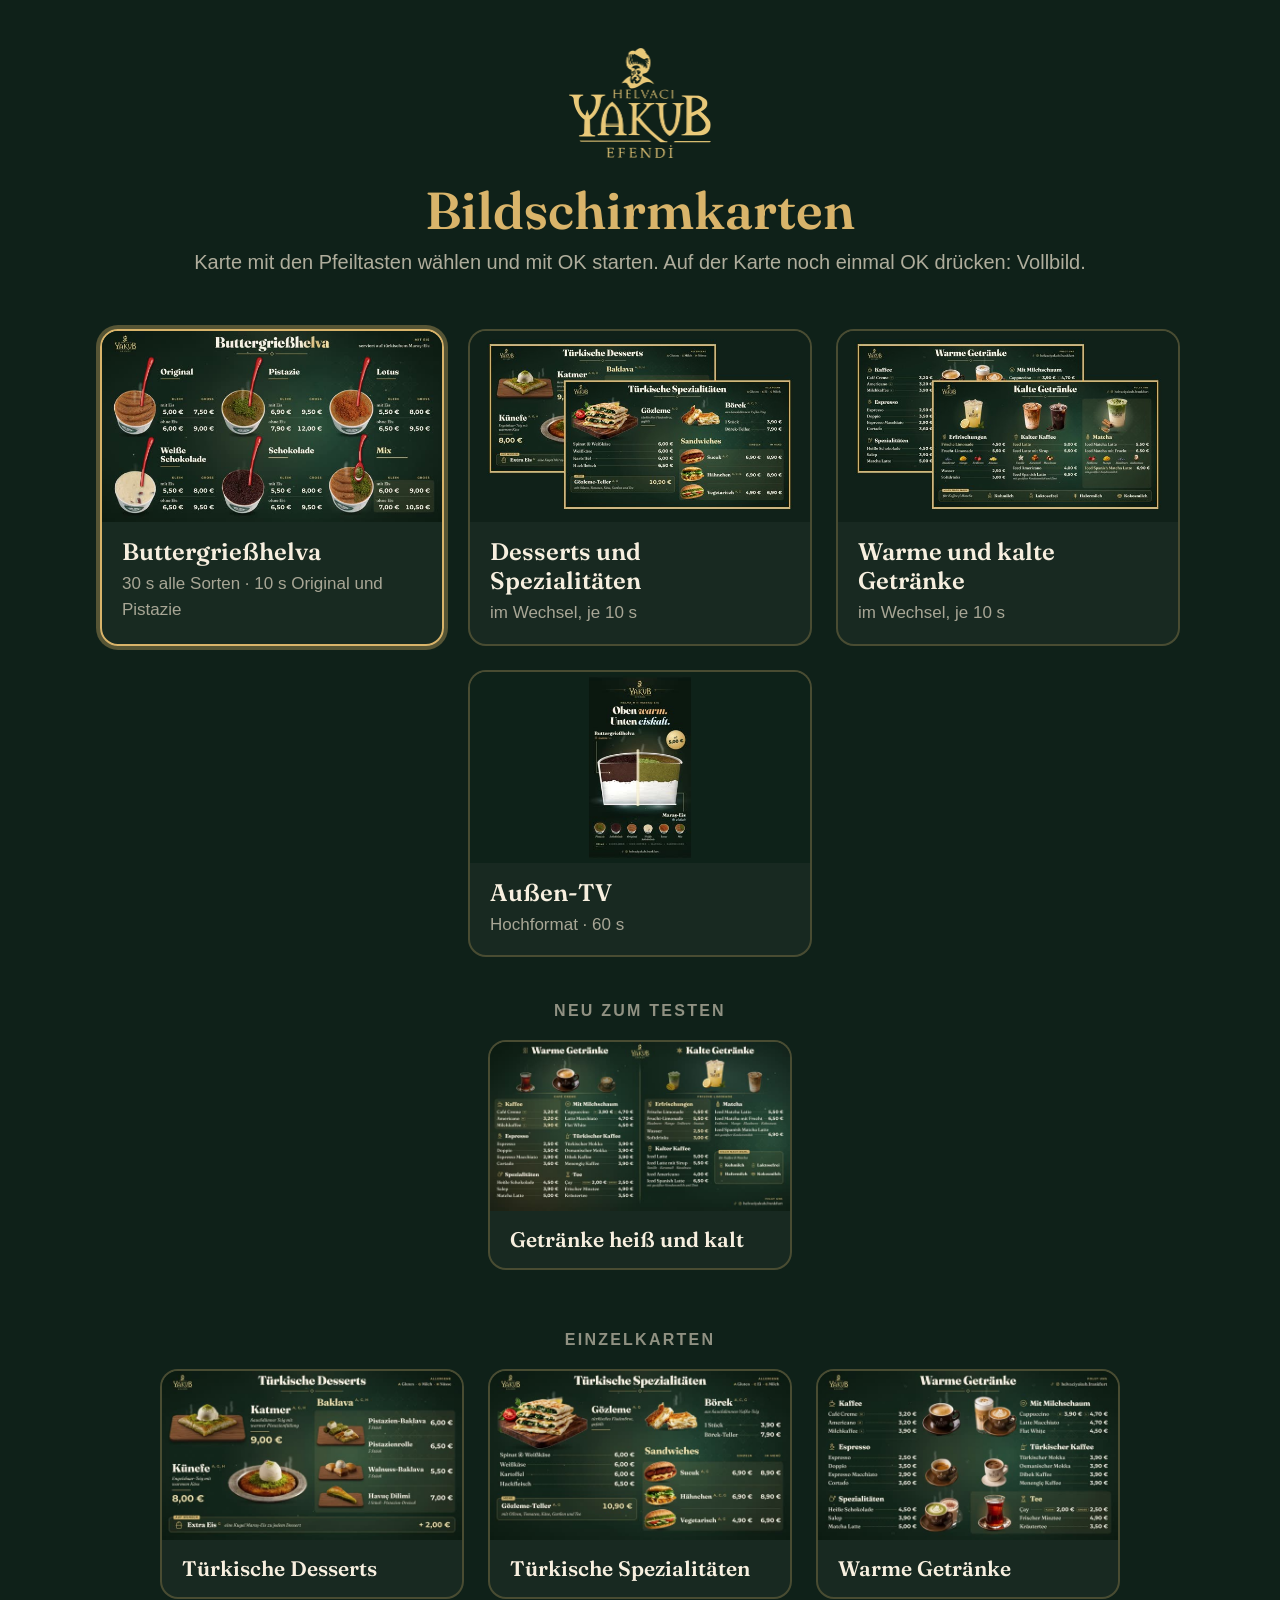
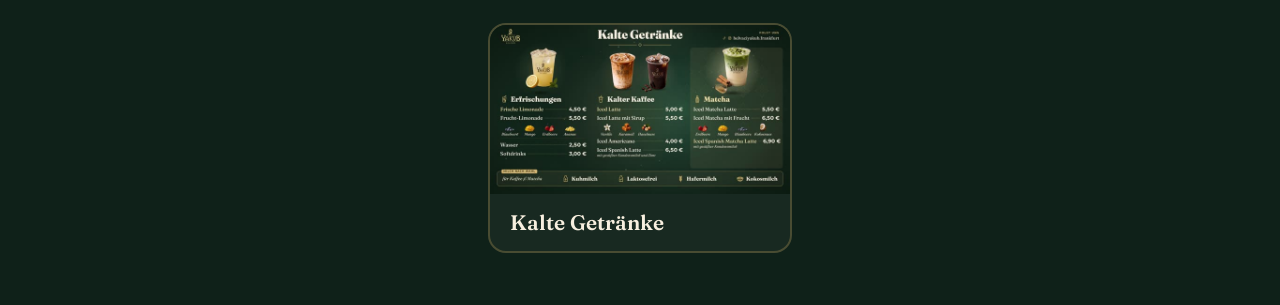
<file: tv/index.html>
<!doctype html>
<html lang="de">
<head>
<meta charset="utf-8">
<meta name="viewport" content="width=device-width, initial-scale=1">
<title>Bildschirmkarten · Helvacı Yakub Efendi</title>
<link rel="icon" href="../assets/brand/icon-48.png">
<link rel="stylesheet" href="tv.css">
</head>
<body class="uebersicht">
<header class="kopf">
  <img class="logo" src="media/logo-gold.png" alt="Helvacı Yakub Efendi">
  <h1>Bildschirmkarten</h1>
  <p>Karte mit den Pfeiltasten wählen und mit OK starten. Auf der Karte noch einmal OK drücken: Vollbild.</p>
</header>
<main>
  <div class="karten">
    <a class="karte" href="helva/">
      <img src="media/helva-wechsel-klein.jpg" alt="">
      <span class="titel">Buttergrießhelva</span>
      <span class="info">30 s alle Sorten · 10 s Original und Pistazie</span>
    </a>
    <a class="karte" href="desserts-spezial/">
      <img src="media/desserts-spezial-klein.jpg" alt="">
      <span class="titel">Desserts und Spezialitäten</span>
      <span class="info">im Wechsel, je 10 s</span>
    </a>
    <a class="karte" href="getraenke/">
      <img src="media/getraenke-klein.jpg" alt="">
      <span class="titel">Warme und kalte Getränke</span>
      <span class="info">im Wechsel, je 10 s</span>
    </a>
    <a class="karte" href="aussen/">
      <img src="media/aussen-klein.jpg" alt="">
      <span class="titel">Außen-TV</span>
      <span class="info">Hochformat · 60 s</span>
    </a>
  </div>

  <p class="abschnitt">Neu zum Testen</p>
  <div class="karten klein">
    <a class="karte" href="getraenke-neu/">
      <img src="media/getraenke-neu-klein.jpg" alt="">
      <span class="titel">Getränke heiß und kalt</span>
    </a>
  </div>

  <p class="abschnitt">Einzelkarten</p>
  <div class="karten klein">
    <a class="karte" href="desserts/">
      <img src="media/desserts-klein.jpg" alt="">
      <span class="titel">Türkische Desserts</span>
    </a>
    <a class="karte" href="spezial/">
      <img src="media/spezial-klein.jpg" alt="">
      <span class="titel">Türkische Spezialitäten</span>
    </a>
    <a class="karte" href="warm/">
      <img src="media/warm-klein.jpg" alt="">
      <span class="titel">Warme Getränke</span>
    </a>
    <a class="karte" href="kalt/">
      <img src="media/kalt-klein.jpg" alt="">
      <span class="titel">Kalte Getränke</span>
    </a>
  </div>
</main>
<script src="tv.js?v=20261102"></script>
</body>
</html>
</file>
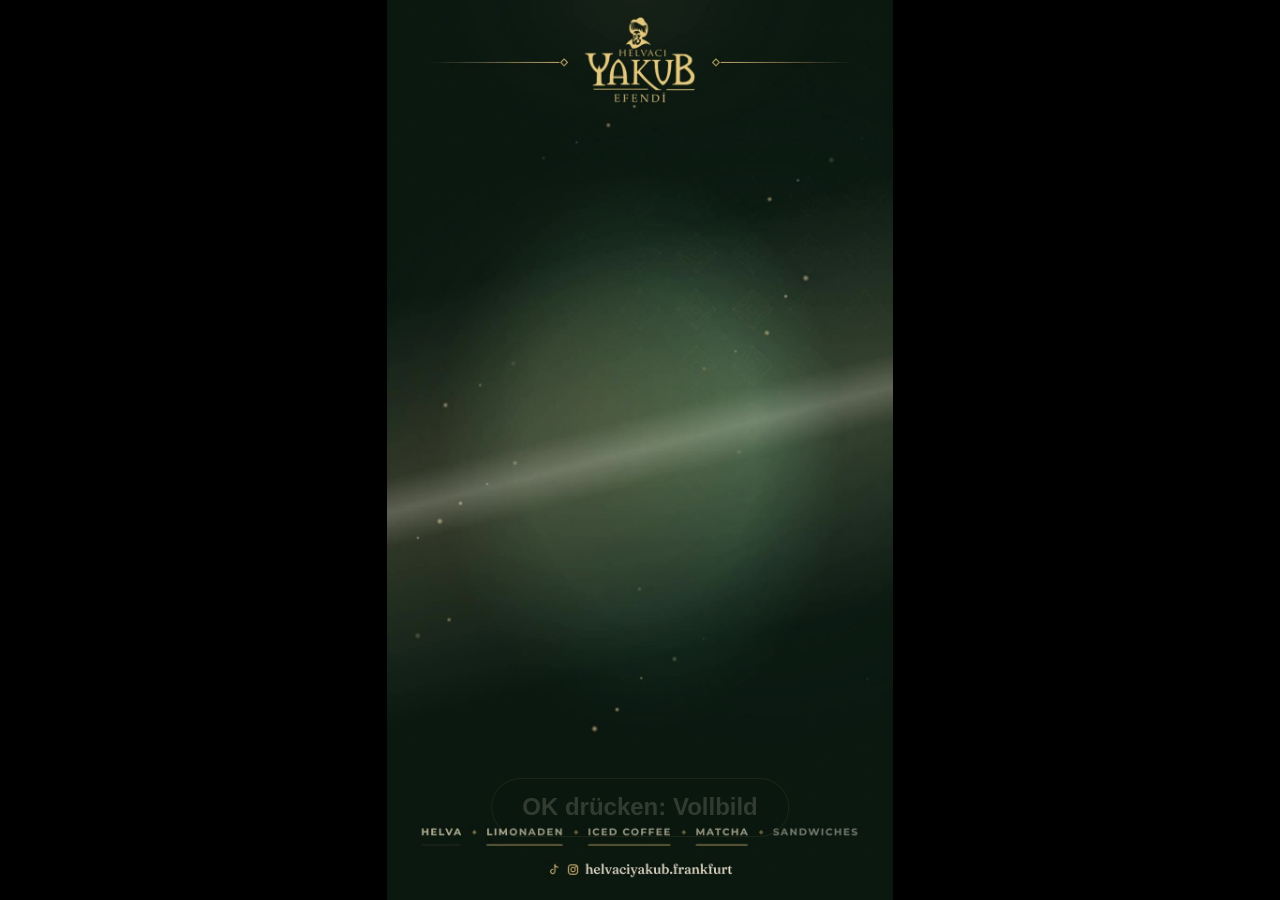
<file: tv/aussen-andersrum/index.html>
<!doctype html>
<html lang="de">
<head>
<meta charset="utf-8">
<meta name="viewport" content="width=device-width, initial-scale=1">
<!-- Frühere Adresse der gedrehten Fassung: leitet auf den Außen-TV im Hochformat weiter -->
<meta http-equiv="refresh" content="0; url=../aussen/">
<title>Außen-TV · Bildschirmkarte hochkant</title>
<link rel="canonical" href="../aussen/">
</head>
<body style="margin: 0; background: #0f2119; color: #f7efdf; font: 20px/1.5 Arial, sans-serif">
<p style="margin: 40px; text-align: center"><a href="../aussen/" style="color: #d9b46a">Weiter zum Außen-TV</a></p>
</body>
</html>
</file>
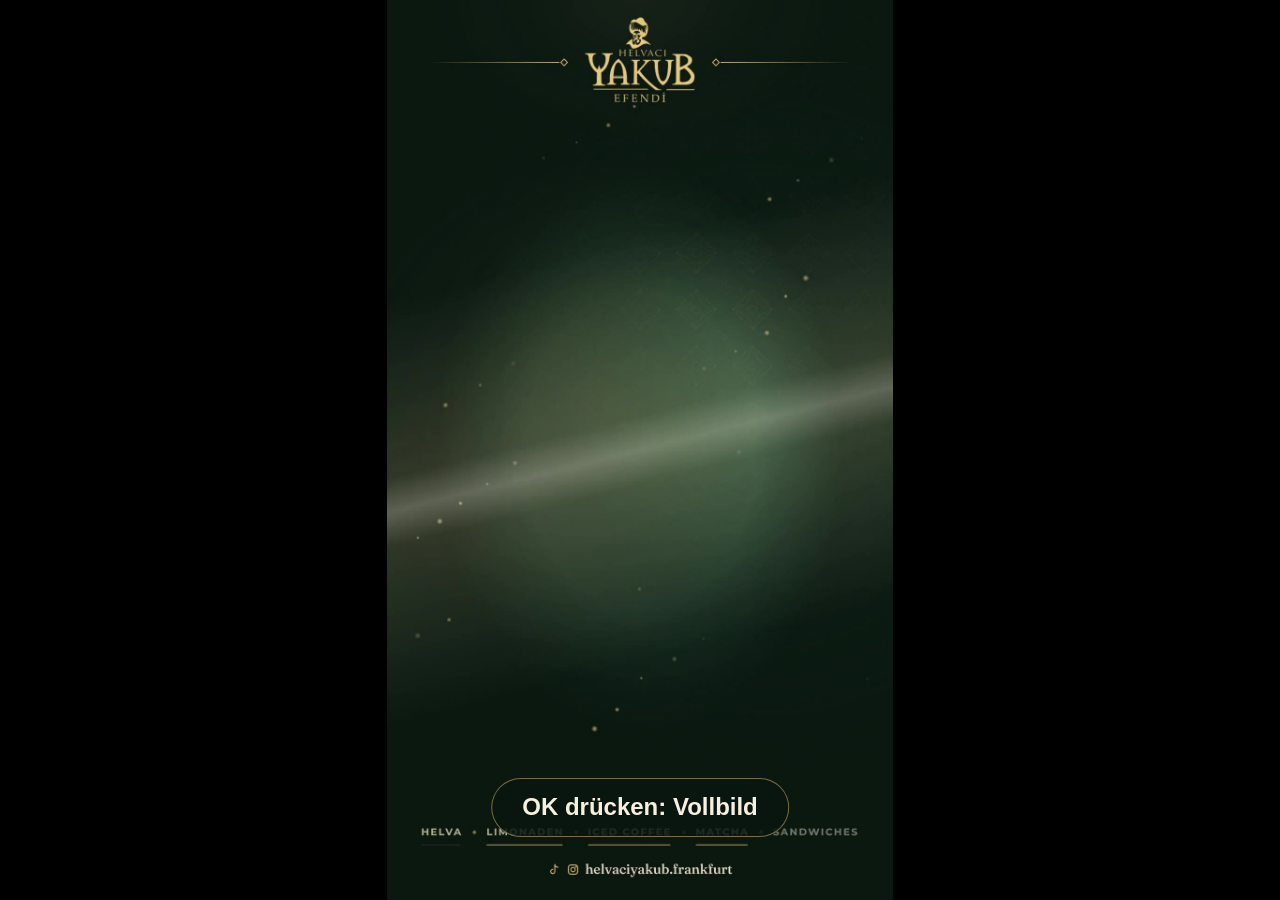
<file: tv/aussen/index.html>
<!doctype html>
<html lang="de">
<head>
<meta charset="utf-8">
<meta name="viewport" content="width=device-width, initial-scale=1">
<title>Außen-TV · Bildschirmkarte hochkant</title>
<link rel="icon" href="../../assets/brand/icon-48.png">
<link rel="stylesheet" href="../tv.css">
</head>
<body class="spieler">
<!-- Außen-TV im Hochformat (1080 × 1920, ungedreht). Gleiche Videoadresse (data-src) wie in ../karten.json;
     bei einer neuen Fassung beide Nummern hinter ?v= erhöhen -->
<video id="karte" data-karte="aussen" data-src="../media/aussen.mp4?v=20261102" poster="../media/aussen.jpg"
       autoplay muted loop playsinline preload="auto"></video>
<div id="hinweis" class="hinweis" role="status"></div>
<script src="../tv.js?v=20261102"></script>
</body>
</html>
</file>
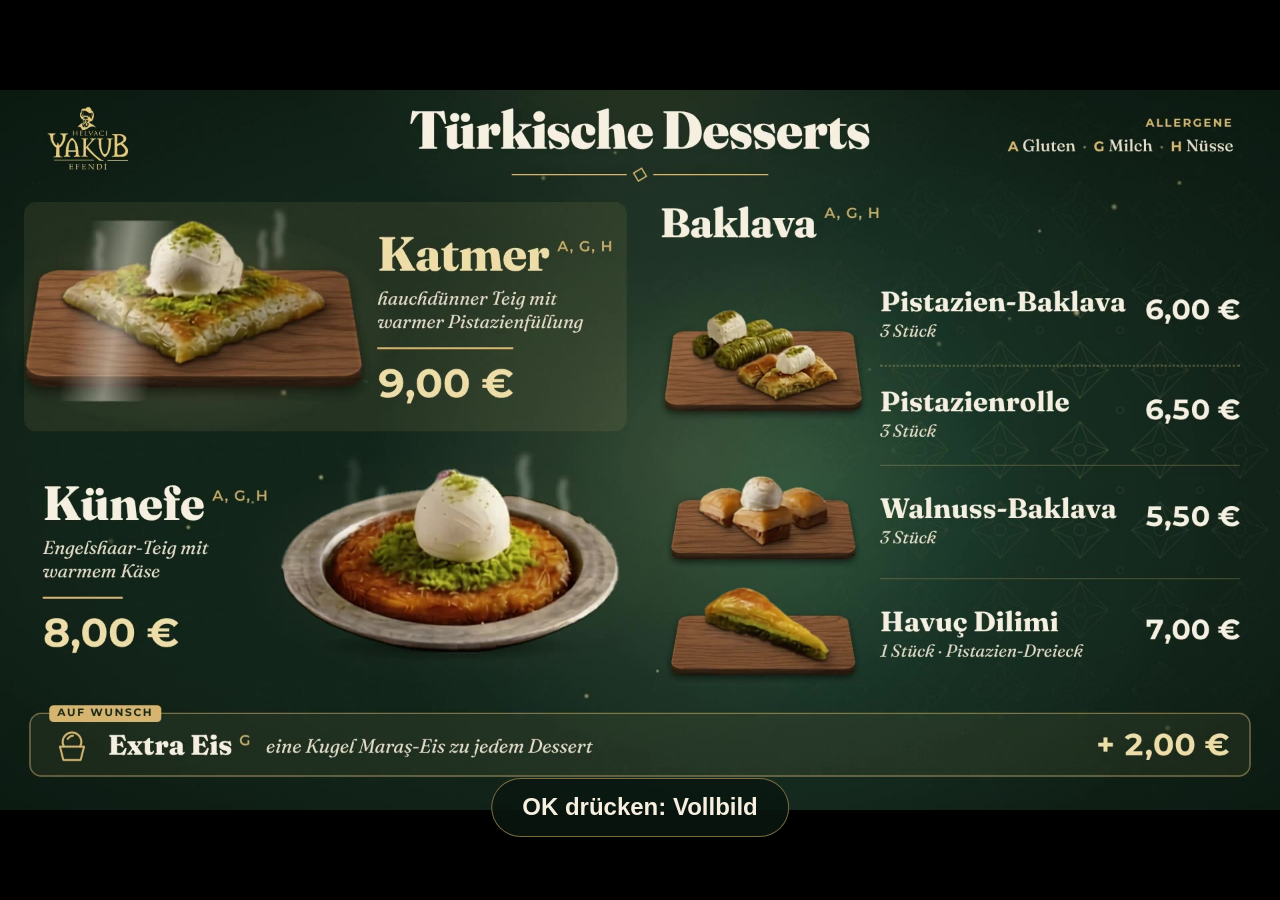
<file: tv/desserts-spezial/index.html>
<!doctype html>
<html lang="de">
<head>
<meta charset="utf-8">
<meta name="viewport" content="width=device-width, initial-scale=1">
<title>Desserts und Spezialitäten · Bildschirmkarte</title>
<link rel="icon" href="../../assets/brand/icon-48.png">
<link rel="stylesheet" href="../tv.css">
</head>
<body class="spieler">
<!-- Wechsel: 10 s Desserts, 10 s Spezialitäten. Gleiche Videoadresse (data-src) wie in ../karten.json;
     bei einer neuen Fassung beide Nummern hinter ?v= erhöhen -->
<video id="karte" data-karte="desserts-spezial" data-src="../media/desserts-spezial.mp4?v=20261102" poster="../media/desserts-spezial.jpg"
       autoplay muted loop playsinline preload="auto"></video>
<div id="hinweis" class="hinweis" role="status"></div>
<script src="../tv.js?v=20261102"></script>
</body>
</html>
</file>
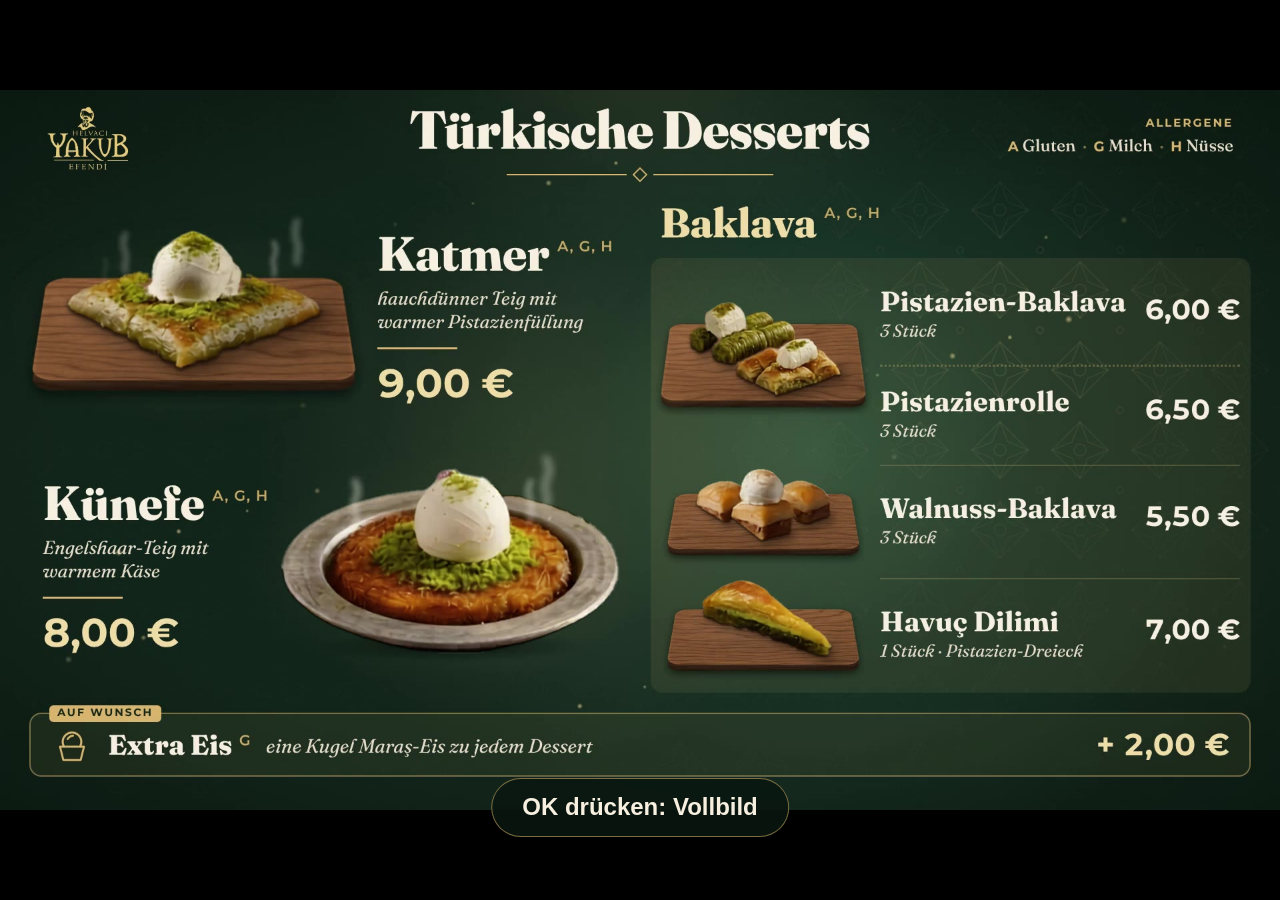
<file: tv/desserts/index.html>
<!doctype html>
<html lang="de">
<head>
<meta charset="utf-8">
<meta name="viewport" content="width=device-width, initial-scale=1">
<title>Türkische Desserts · Bildschirmkarte</title>
<link rel="icon" href="../../assets/brand/icon-48.png">
<link rel="stylesheet" href="../tv.css">
</head>
<body class="spieler">
<!-- Gleiche Videoadresse (data-src) wie in ../karten.json; bei einer neuen Fassung beide Nummern hinter ?v= erhöhen -->
<video id="karte" data-karte="desserts" data-src="../media/desserts.mp4?v=20261102" poster="../media/desserts.jpg"
       autoplay muted loop playsinline preload="auto"></video>
<div id="hinweis" class="hinweis" role="status"></div>
<script src="../tv.js?v=20261102"></script>
</body>
</html>
</file>
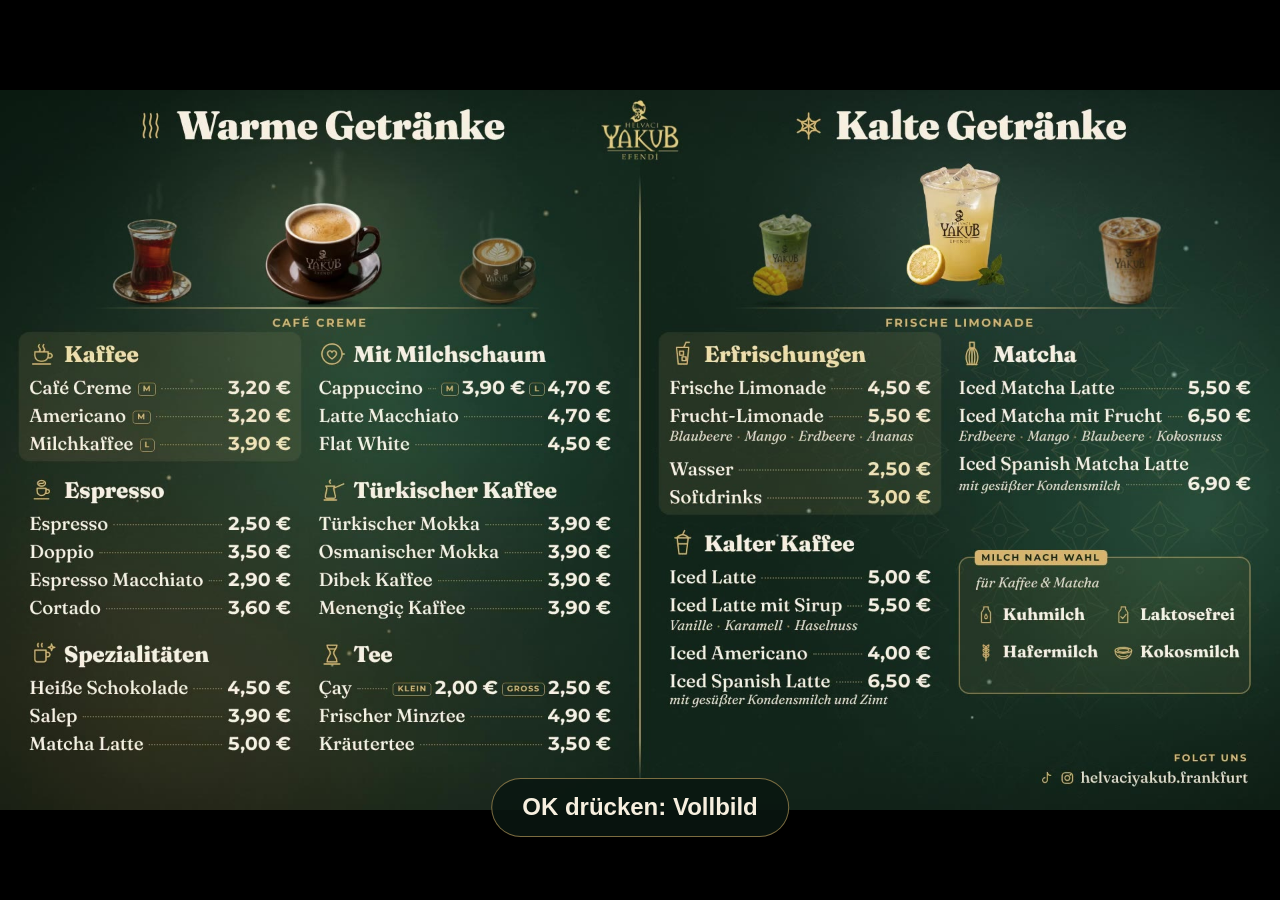
<file: tv/getraenke-neu/index.html>
<!doctype html>
<html lang="de">
<head>
<meta charset="utf-8">
<meta name="viewport" content="width=device-width, initial-scale=1">
<title>Getränke heiß und kalt (neu, zum Testen) · Bildschirmkarte</title>
<link rel="icon" href="../../assets/brand/icon-48.png">
<link rel="stylesheet" href="../tv.css">
</head>
<body class="spieler">
<!-- Testfassung, 52 s: Übersicht warm und kalt (29 s) → warme Karte (10 s) → kalte Karte (10 s).
     Gleiche Videoadresse (data-src) wie in ../karten.json; bei einer neuen Fassung beide Nummern hinter ?v= erhöhen -->
<video id="karte" data-karte="getraenke-neu" data-src="../media/getraenke-neu.mp4?v=20261102" poster="../media/getraenke-neu.jpg"
       autoplay muted loop playsinline preload="auto"></video>
<div id="hinweis" class="hinweis" role="status"></div>
<script src="../tv.js?v=20261102"></script>
</body>
</html>
</file>
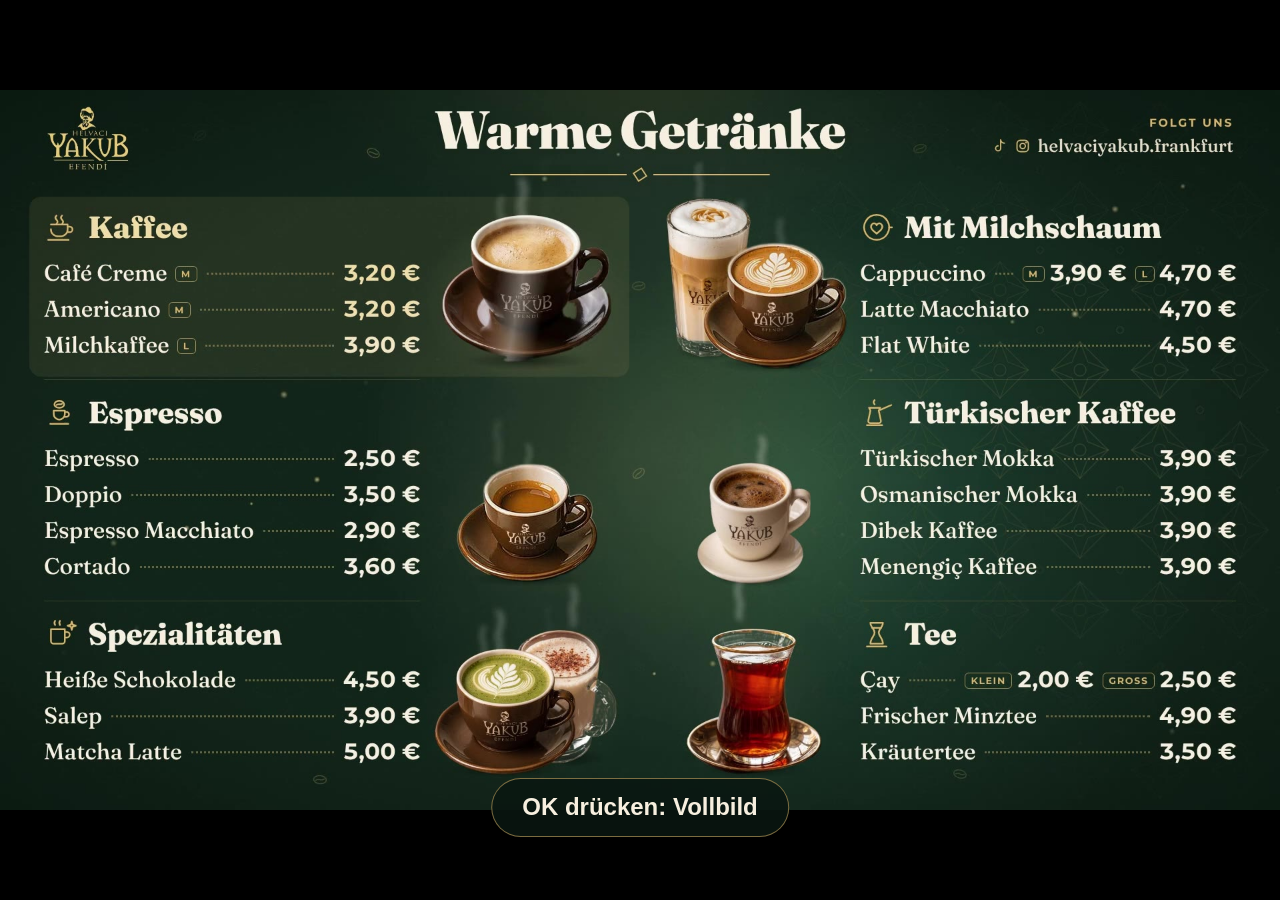
<file: tv/getraenke/index.html>
<!doctype html>
<html lang="de">
<head>
<meta charset="utf-8">
<meta name="viewport" content="width=device-width, initial-scale=1">
<title>Warme und kalte Getränke · Bildschirmkarte</title>
<link rel="icon" href="../../assets/brand/icon-48.png">
<link rel="stylesheet" href="../tv.css">
</head>
<body class="spieler">
<!-- Wechsel: 10 s warme Getränke, 10 s kalte Getränke. Gleiche Videoadresse (data-src) wie in ../karten.json;
     bei einer neuen Fassung beide Nummern hinter ?v= erhöhen -->
<video id="karte" data-karte="getraenke" data-src="../media/getraenke.mp4?v=20261102" poster="../media/getraenke.jpg"
       autoplay muted loop playsinline preload="auto"></video>
<div id="hinweis" class="hinweis" role="status"></div>
<script src="../tv.js?v=20261102"></script>
</body>
</html>
</file>
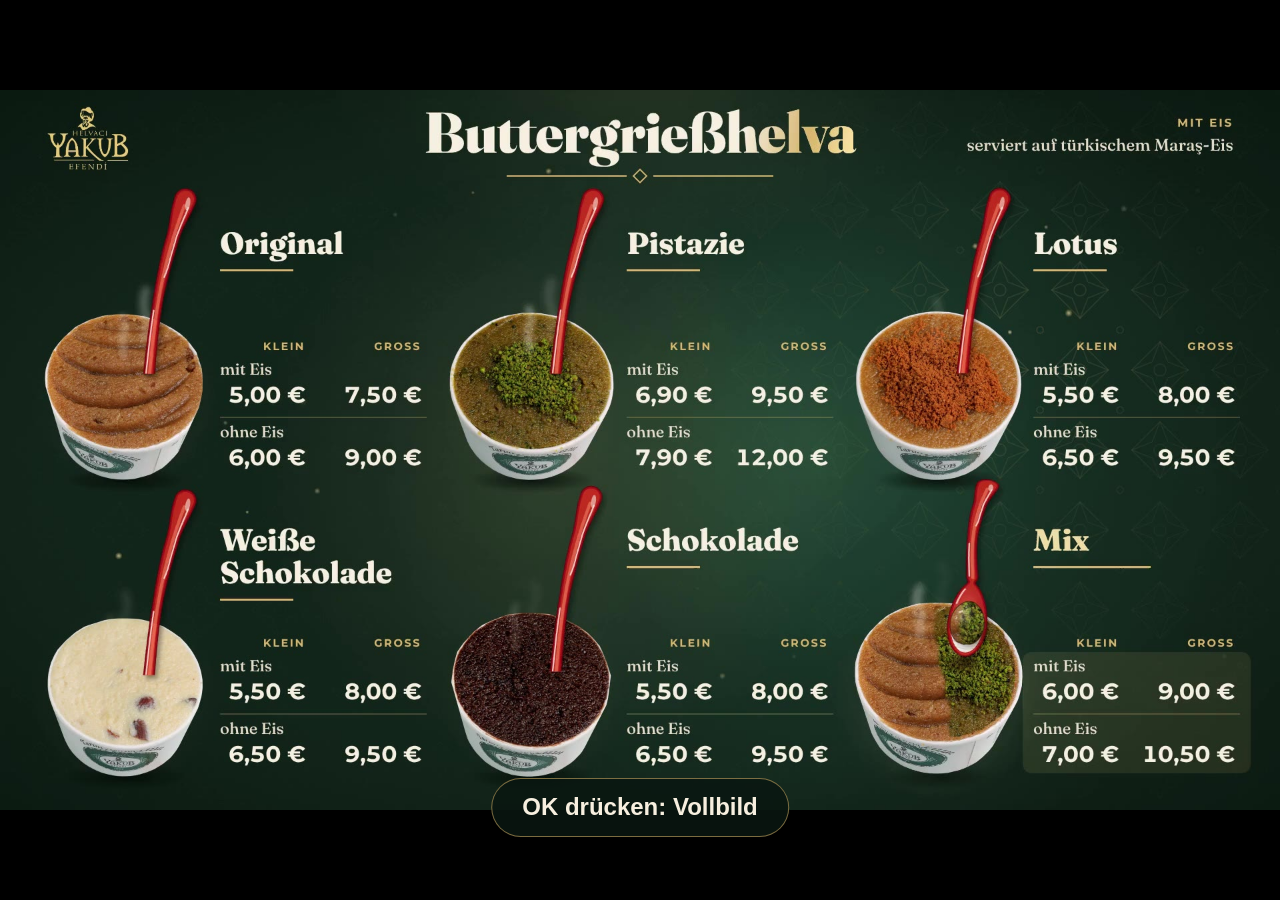
<file: tv/helva/index.html>
<!doctype html>
<html lang="de">
<head>
<meta charset="utf-8">
<meta name="viewport" content="width=device-width, initial-scale=1">
<title>Buttergrießhelva · Bildschirmkarte</title>
<link rel="icon" href="../../assets/brand/icon-48.png">
<link rel="stylesheet" href="../tv.css">
</head>
<body class="spieler">
<!-- Gleiche Videoadresse (data-src) wie in ../karten.json; bei einer neuen Fassung beide Nummern hinter ?v= erhöhen -->
<video id="karte" data-karte="helva" data-src="../media/helva-wechsel.mp4?v=20261102" poster="../media/helva-wechsel.jpg"
       autoplay muted loop playsinline preload="auto"></video>
<div id="hinweis" class="hinweis" role="status"></div>
<script src="../tv.js?v=20261102"></script>
</body>
</html>
</file>
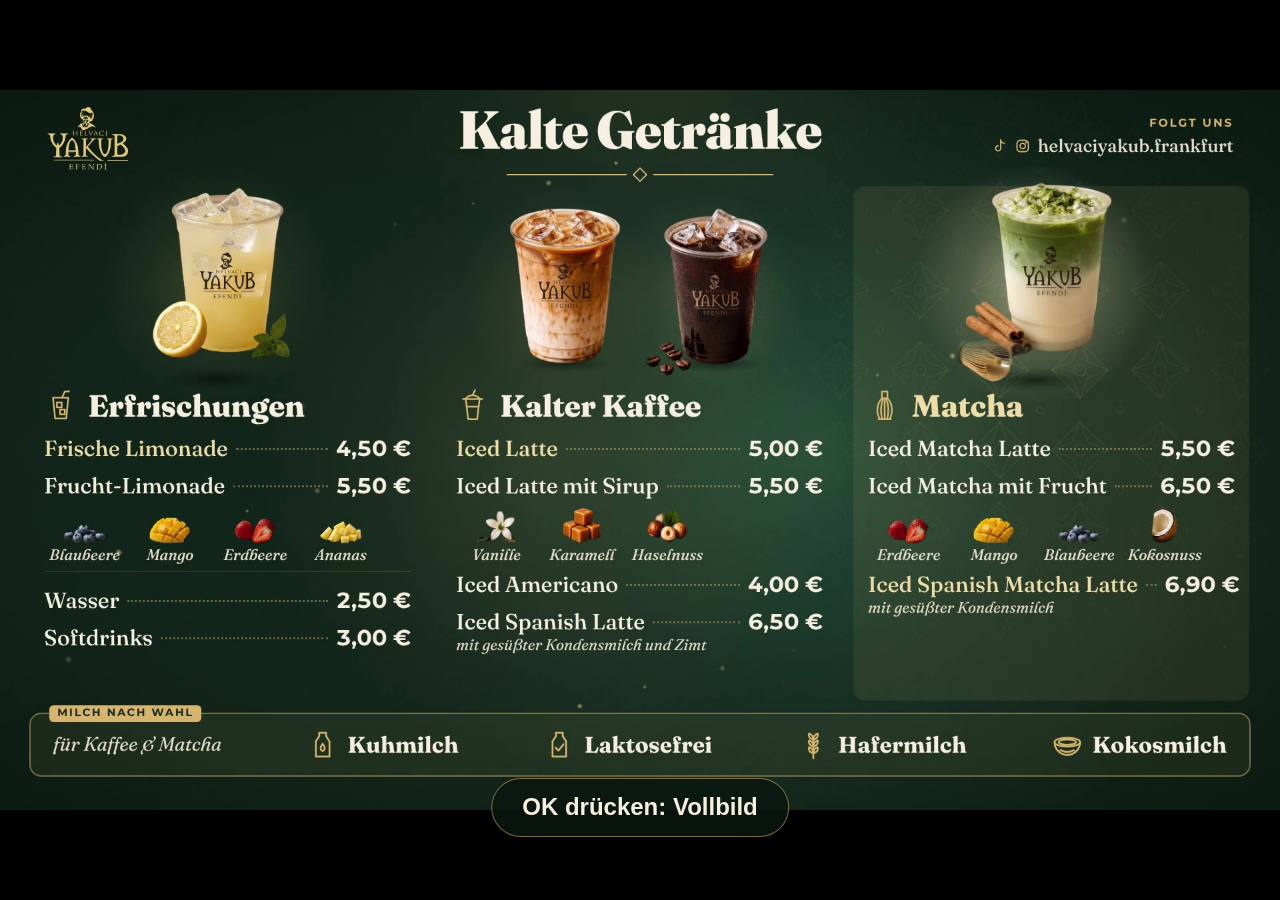
<file: tv/kalt/index.html>
<!doctype html>
<html lang="de">
<head>
<meta charset="utf-8">
<meta name="viewport" content="width=device-width, initial-scale=1">
<title>Kalte Getränke · Bildschirmkarte</title>
<link rel="icon" href="../../assets/brand/icon-48.png">
<link rel="stylesheet" href="../tv.css">
</head>
<body class="spieler">
<!-- Gleiche Videoadresse (data-src) wie in ../karten.json; bei einer neuen Fassung beide Nummern hinter ?v= erhöhen -->
<video id="karte" data-karte="kalt" data-src="../media/kalt.mp4?v=20261102" poster="../media/kalt.jpg"
       autoplay muted loop playsinline preload="auto"></video>
<div id="hinweis" class="hinweis" role="status"></div>
<script src="../tv.js?v=20261102"></script>
</body>
</html>
</file>
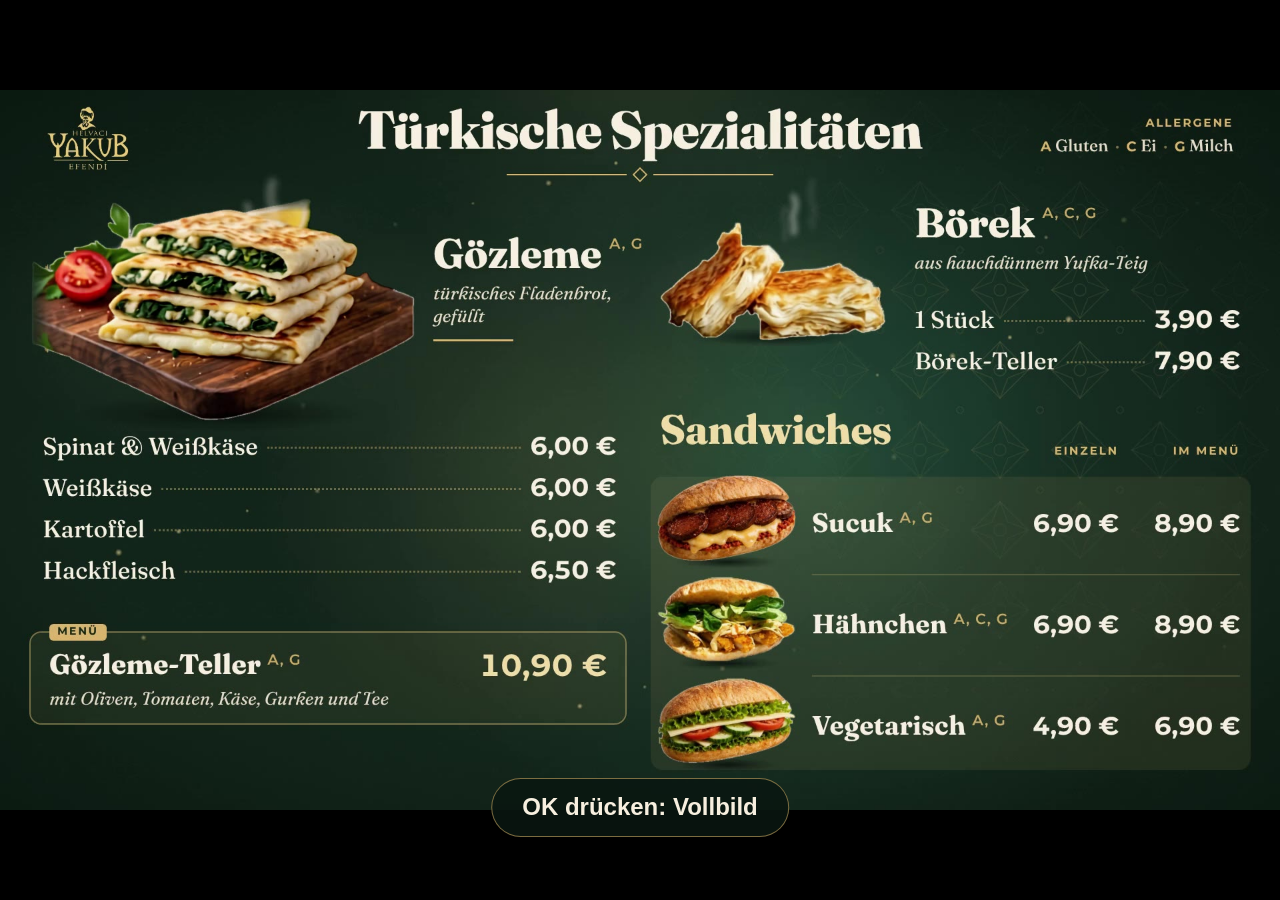
<file: tv/spezial/index.html>
<!doctype html>
<html lang="de">
<head>
<meta charset="utf-8">
<meta name="viewport" content="width=device-width, initial-scale=1">
<title>Türkische Spezialitäten · Bildschirmkarte</title>
<link rel="icon" href="../../assets/brand/icon-48.png">
<link rel="stylesheet" href="../tv.css">
</head>
<body class="spieler">
<!-- Gleiche Videoadresse (data-src) wie in ../karten.json; bei einer neuen Fassung beide Nummern hinter ?v= erhöhen -->
<video id="karte" data-karte="spezial" data-src="../media/spezial.mp4?v=20261102" poster="../media/spezial.jpg"
       autoplay muted loop playsinline preload="auto"></video>
<div id="hinweis" class="hinweis" role="status"></div>
<script src="../tv.js?v=20261102"></script>
</body>
</html>
</file>
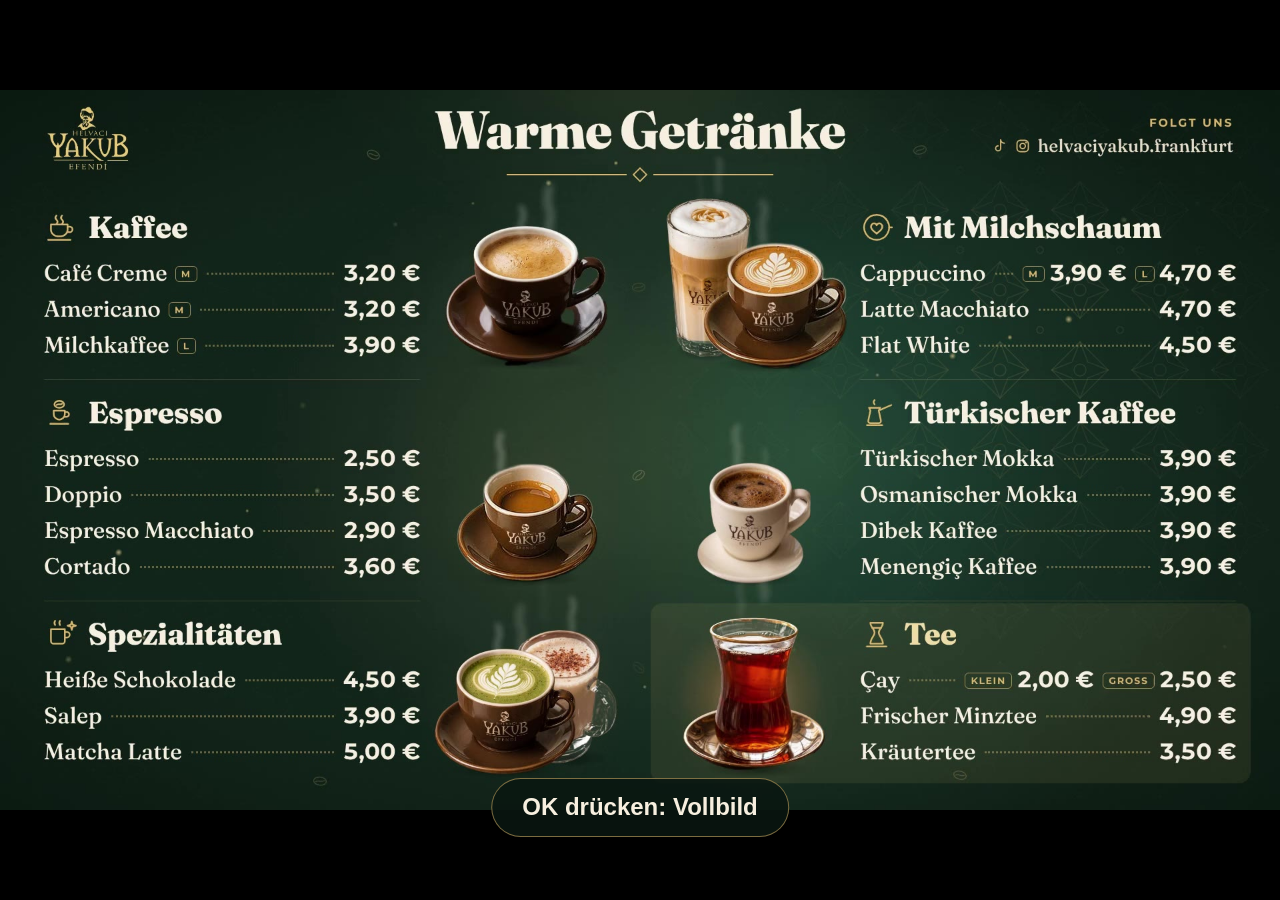
<file: tv/warm/index.html>
<!doctype html>
<html lang="de">
<head>
<meta charset="utf-8">
<meta name="viewport" content="width=device-width, initial-scale=1">
<title>Warme Getränke · Bildschirmkarte</title>
<link rel="icon" href="../../assets/brand/icon-48.png">
<link rel="stylesheet" href="../tv.css">
</head>
<body class="spieler">
<!-- Gleiche Videoadresse (data-src) wie in ../karten.json; bei einer neuen Fassung beide Nummern hinter ?v= erhöhen -->
<video id="karte" data-karte="warm" data-src="../media/warm.mp4?v=20261102" poster="../media/warm.jpg"
       autoplay muted loop playsinline preload="auto"></video>
<div id="hinweis" class="hinweis" role="status"></div>
<script src="../tv.js?v=20261102"></script>
</body>
</html>
</file>
<file: tv/tv.css>
/* Bildschirmkarten im Fernseher-Browser. Ohne neuere CSS-Mittel, damit auch ältere TV-Browser mitkommen. */
@font-face {
  font-family: "Fraunces";
  font-style: normal;
  font-weight: 100 900;
  font-display: swap;
  src: url(../assets/fonts/fraunces-normal-latin.woff2) format("woff2");
  unicode-range: U+0000-00FF, U+0131, U+0152-0153, U+02BB-02BC, U+02C6, U+02DA, U+02DC, U+2000-206F, U+20AC;
}
@font-face {
  font-family: "Fraunces";
  font-style: normal;
  font-weight: 100 900;
  font-display: swap;
  src: url(../assets/fonts/fraunces-normal-latin-ext.woff2) format("woff2");
  unicode-range: U+0100-02BA, U+02BD-02C5, U+02C7-02CC, U+02CE-02D7, U+02DD-02FF, U+1E00-1E9F;
}

html, body { margin: 0; padding: 0; height: 100%; background: #000; }

/* Abspielseite: das Video füllt den Bildschirm, sonst nichts */
.spieler { overflow: hidden; }
.spieler video {
  position: fixed;
  top: 0;
  left: 0;
  width: 100%;
  height: 100%;
  object-fit: contain;
  background: #000;
}
.still, .still * { cursor: none; }

.hinweis {
  position: fixed;
  left: 50%;
  bottom: 7%;
  -webkit-transform: translateX(-50%);
  transform: translateX(-50%);
  padding: 14px 30px;
  border: 1px solid rgba(217, 180, 106, 0.55);
  border-radius: 40px;
  background: rgba(10, 23, 17, 0.86);
  color: #f7efdf;
  font: 600 24px/1.2 "Segoe UI", Roboto, Arial, sans-serif;
  white-space: nowrap;
  opacity: 0;
  -webkit-transition: opacity 0.6s;
  transition: opacity 0.6s;
  pointer-events: none;
}
.hinweis.an { opacity: 1; }

/* Übersicht */
.uebersicht {
  height: auto;
  min-height: 100%;
  background: #0f2119;
  color: #f7efdf;
  font: 400 20px/1.5 "Segoe UI", Roboto, Arial, sans-serif;
}
.kopf { padding: 48px 24px 16px; text-align: center; }
.logo { height: 110px; }
.kopf h1 { margin: 16px 0 8px; font: 600 52px/1.1 "Fraunces", Georgia, serif; color: #d9b46a; }
.kopf p { margin: 0; color: rgba(230, 220, 200, 0.75); }
.karten {
  display: -webkit-box;
  display: -webkit-flex;
  display: flex;
  -webkit-flex-wrap: wrap;
  flex-wrap: wrap;
  -webkit-justify-content: center;
  justify-content: center;
  padding: 24px;
}
.karte {
  display: block;
  width: 340px;
  margin: 12px;
  overflow: hidden;
  border: 2px solid rgba(217, 180, 106, 0.25);
  border-radius: 18px;
  background: rgba(247, 239, 223, 0.04);
  color: inherit;
  text-decoration: none;
  outline: none;
}
.karte img { display: block; width: 100%; height: auto; }
.karte .titel { display: block; padding: 16px 20px 4px; font: 600 24px/1.2 "Fraunces", Georgia, serif; }
.karte .info { display: block; padding: 0 20px 18px; color: rgba(230, 220, 200, 0.7); font-size: 17px; }
.karte:focus, .karte:hover { border-color: #d9b46a; box-shadow: 0 0 0 4px rgba(217, 180, 106, 0.35); }
.abschnitt {
  margin: 8px 0 0;
  text-align: center;
  color: rgba(230, 220, 200, 0.6);
  font: 600 16px/1.2 "Segoe UI", Roboto, Arial, sans-serif;
  letter-spacing: 0.14em;
  text-transform: uppercase;
}
.karten.klein { padding-top: 8px; padding-bottom: 40px; }
.karten.klein .karte { width: 300px; }
.karten.klein .titel { padding-bottom: 16px; font-size: 21px; }
</file>
